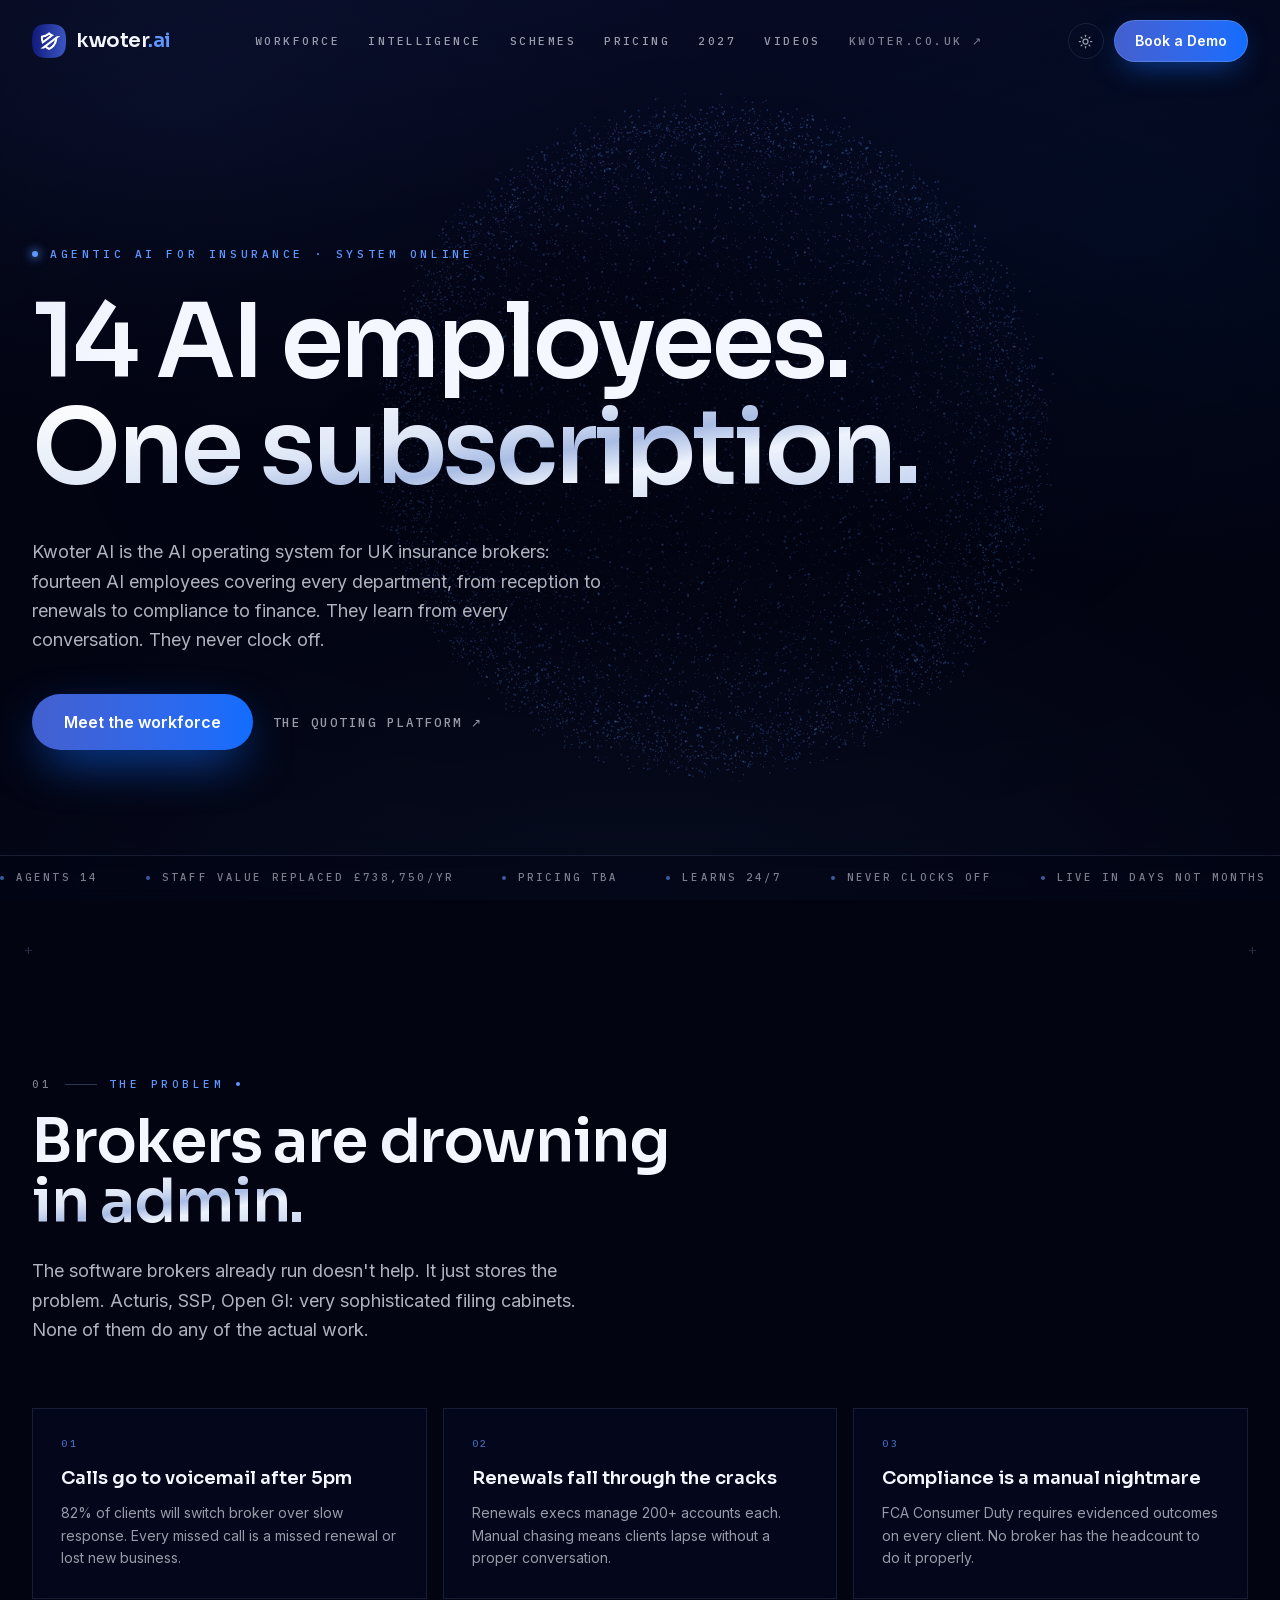
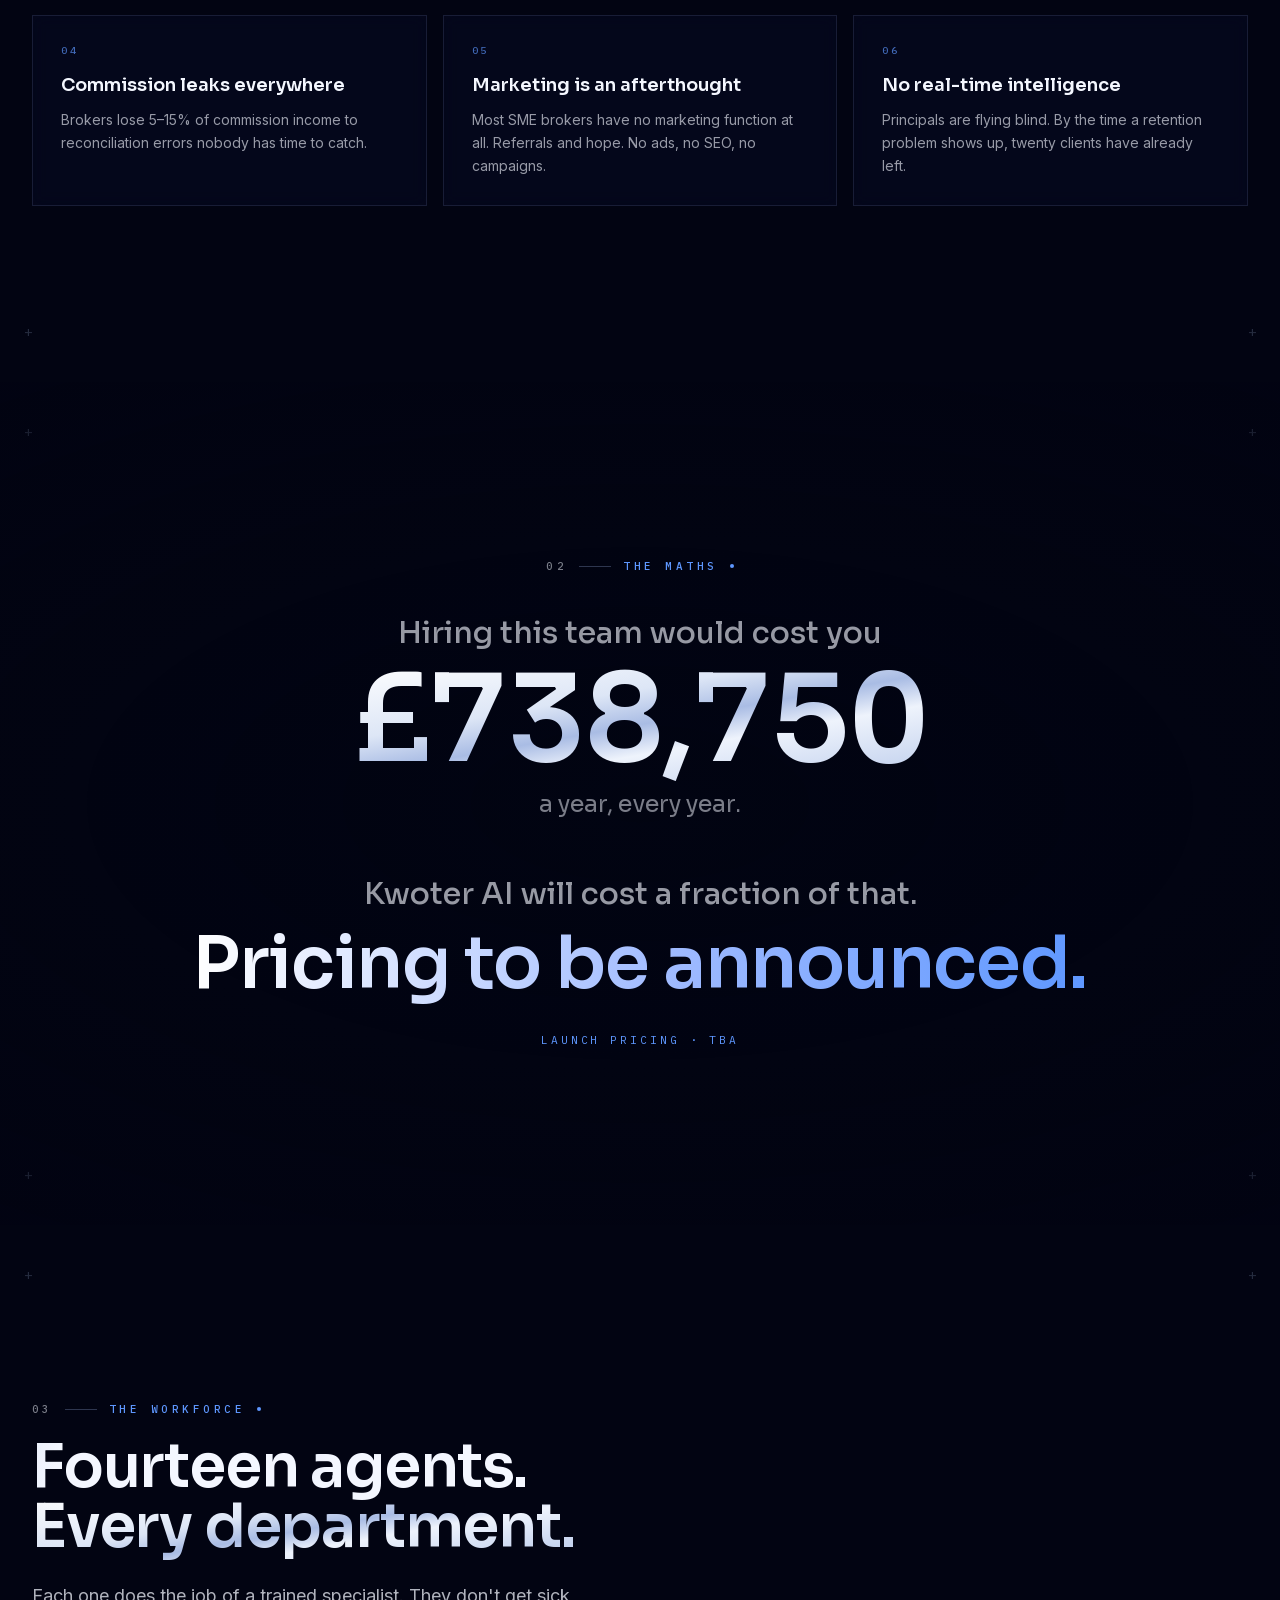
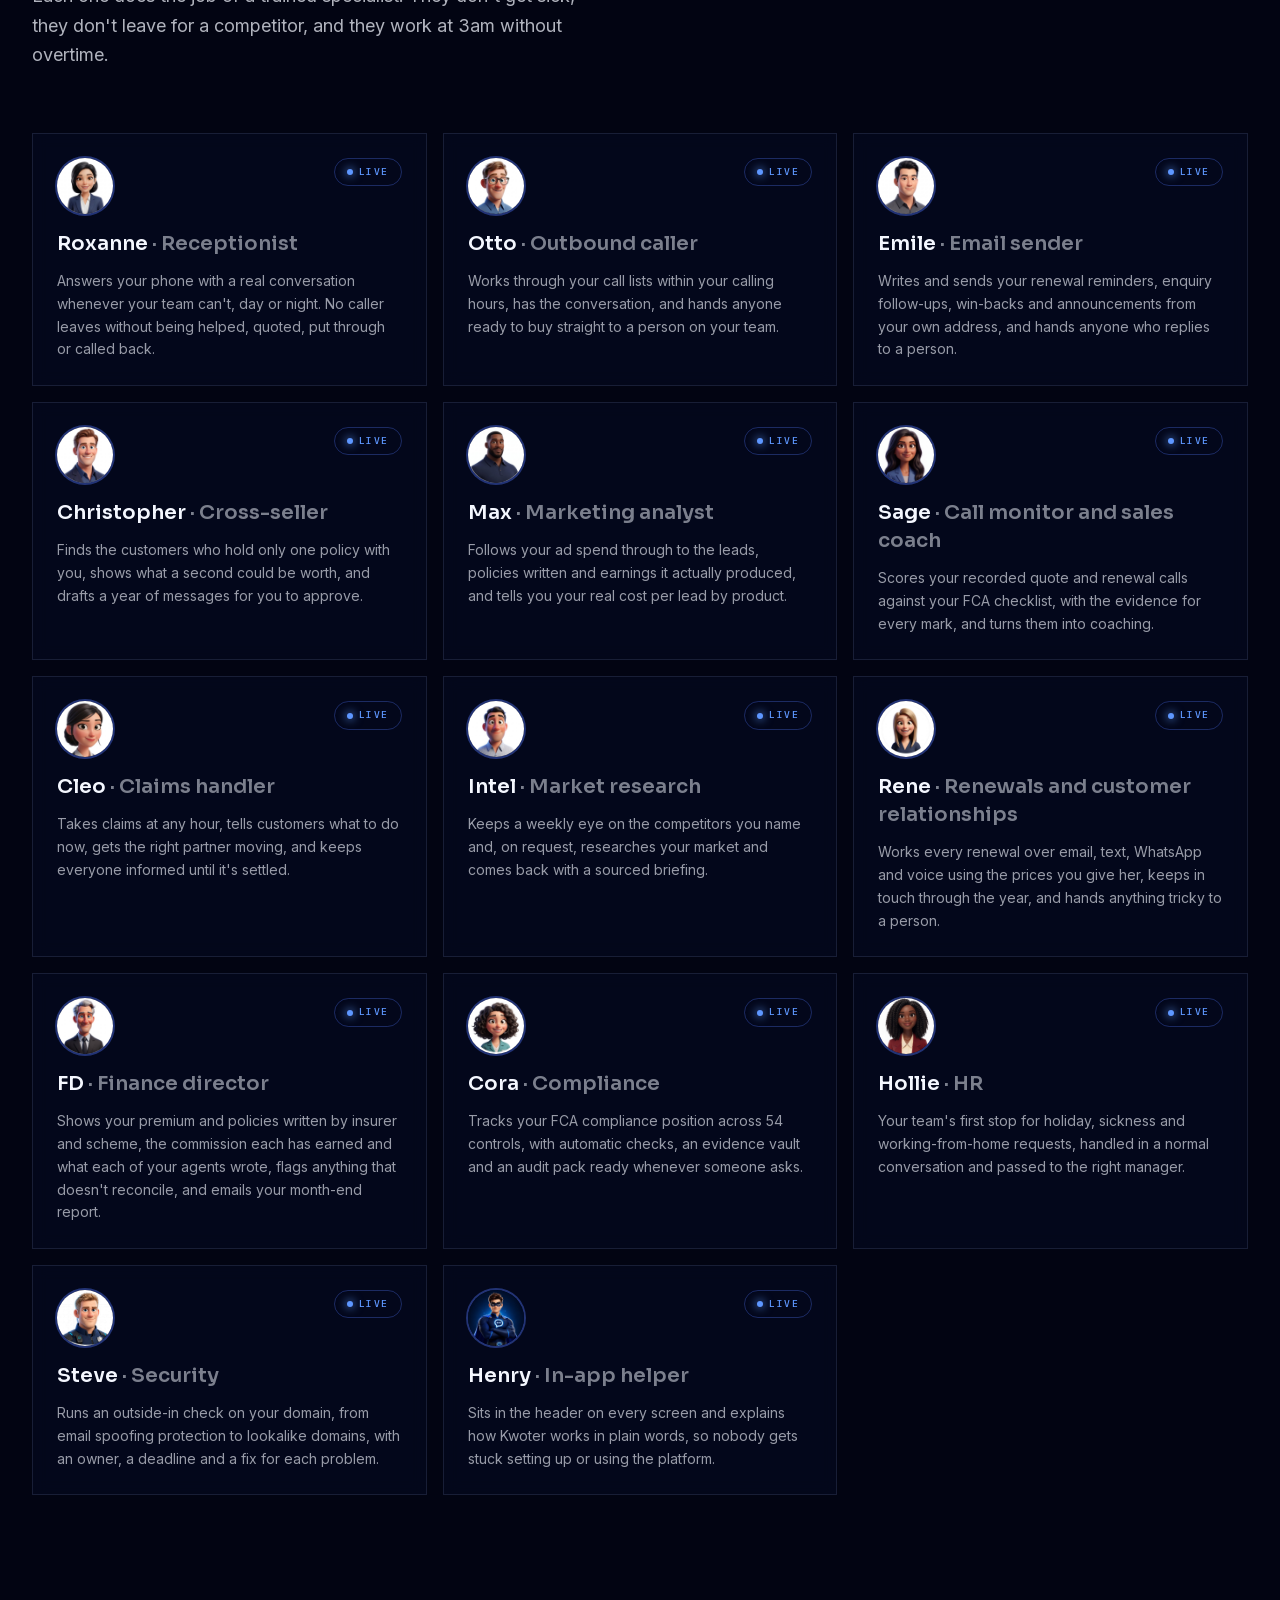
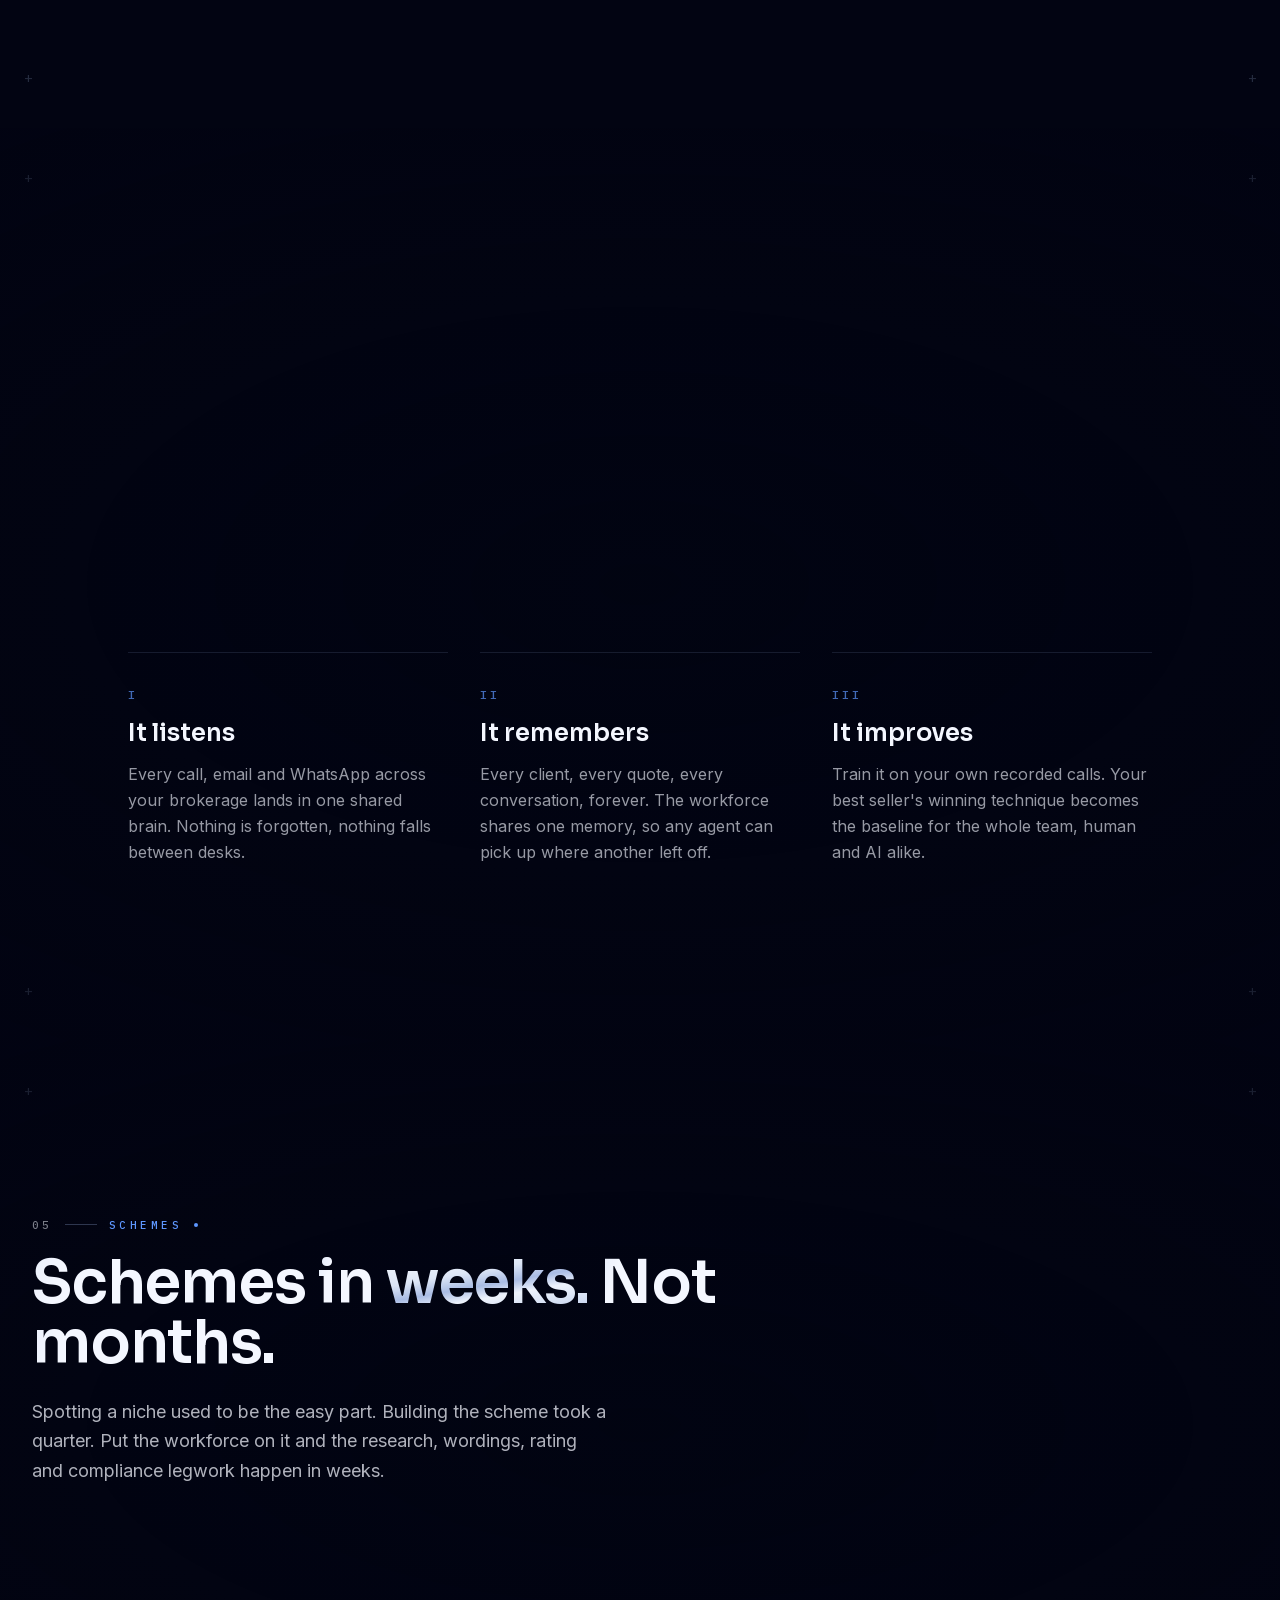
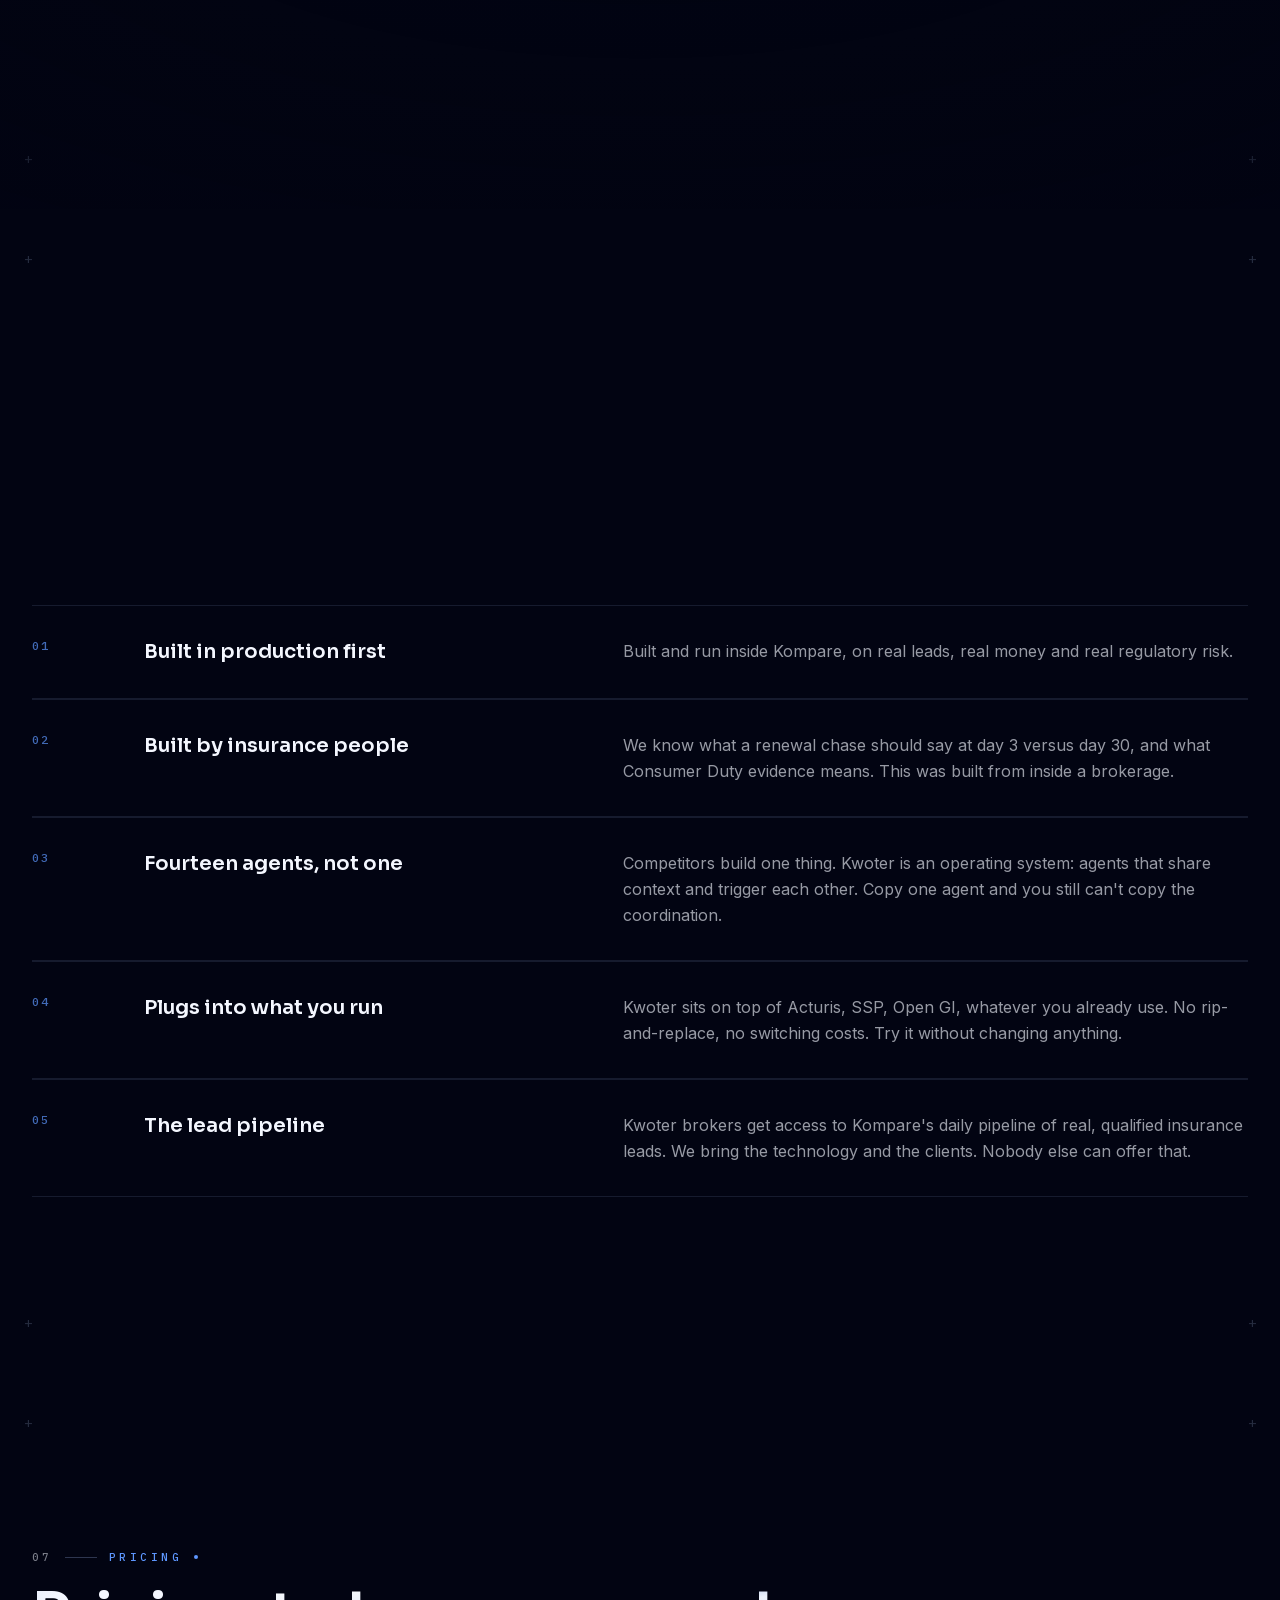
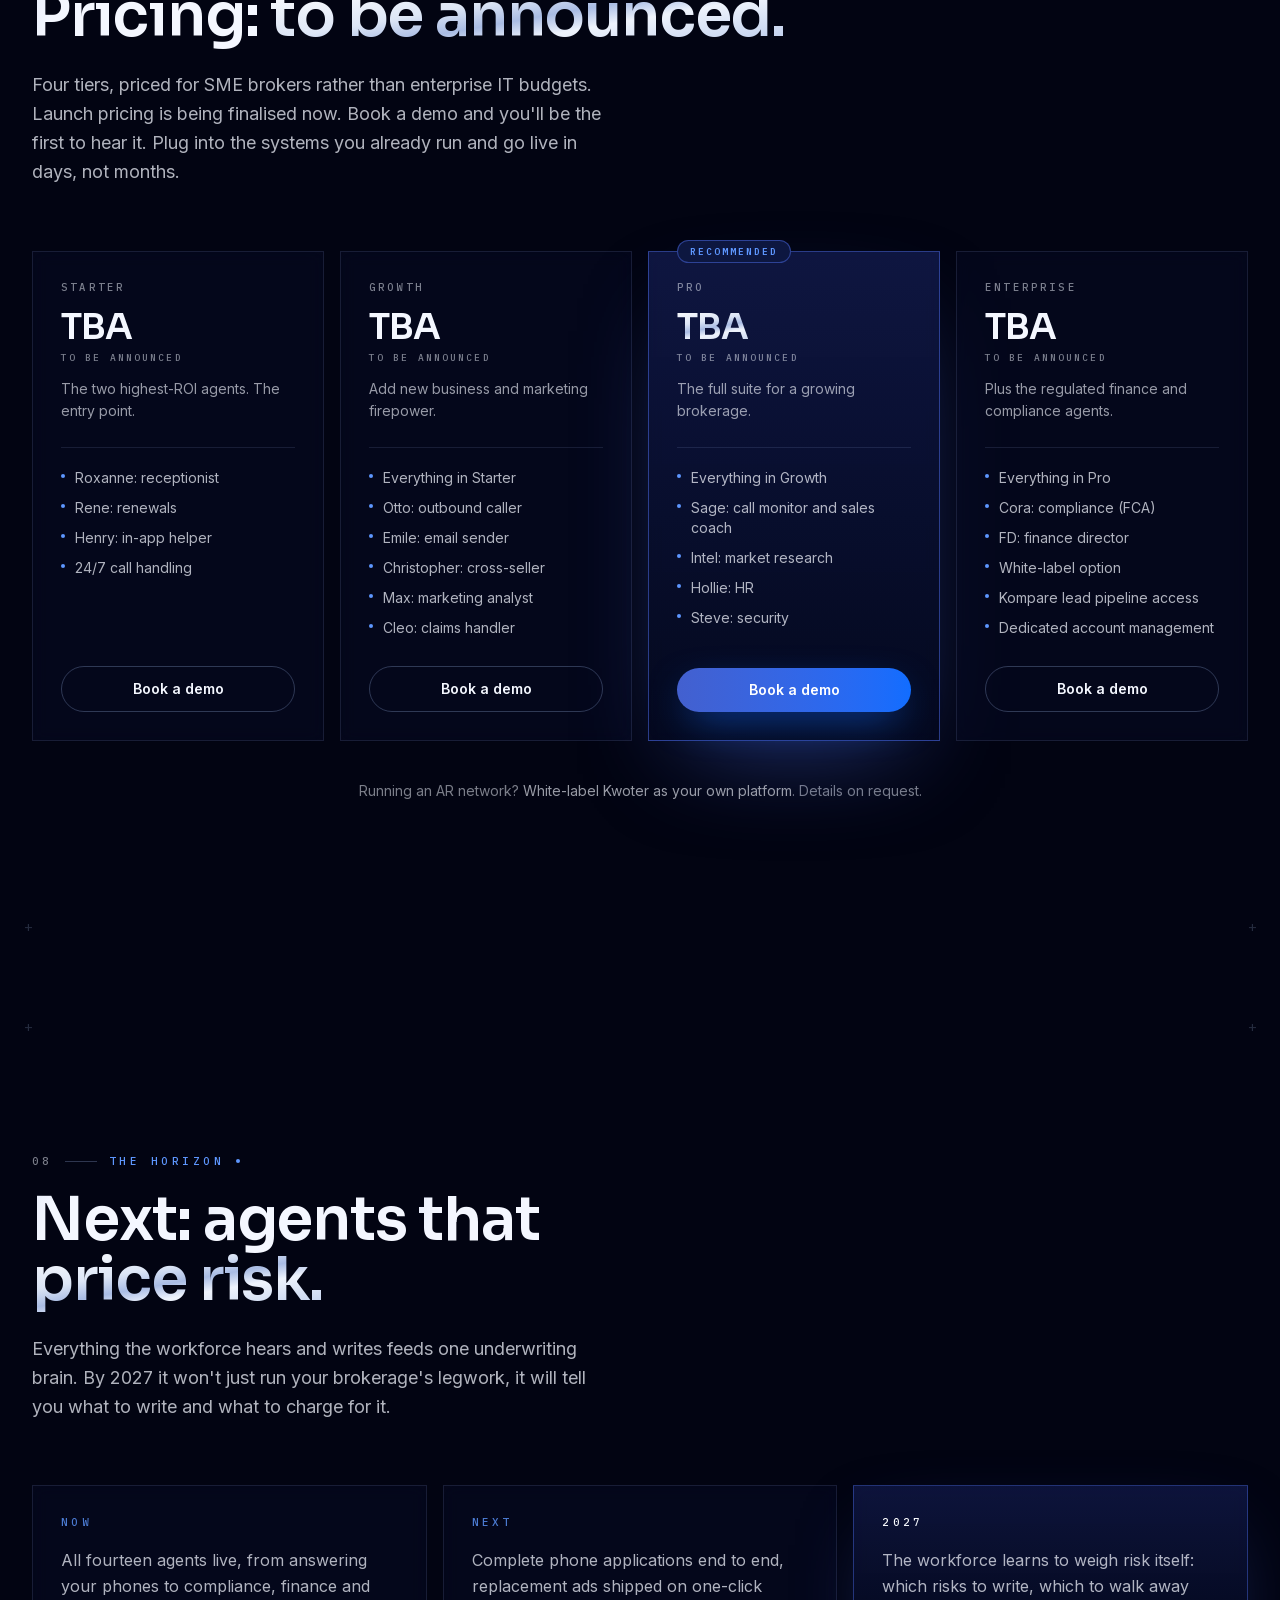
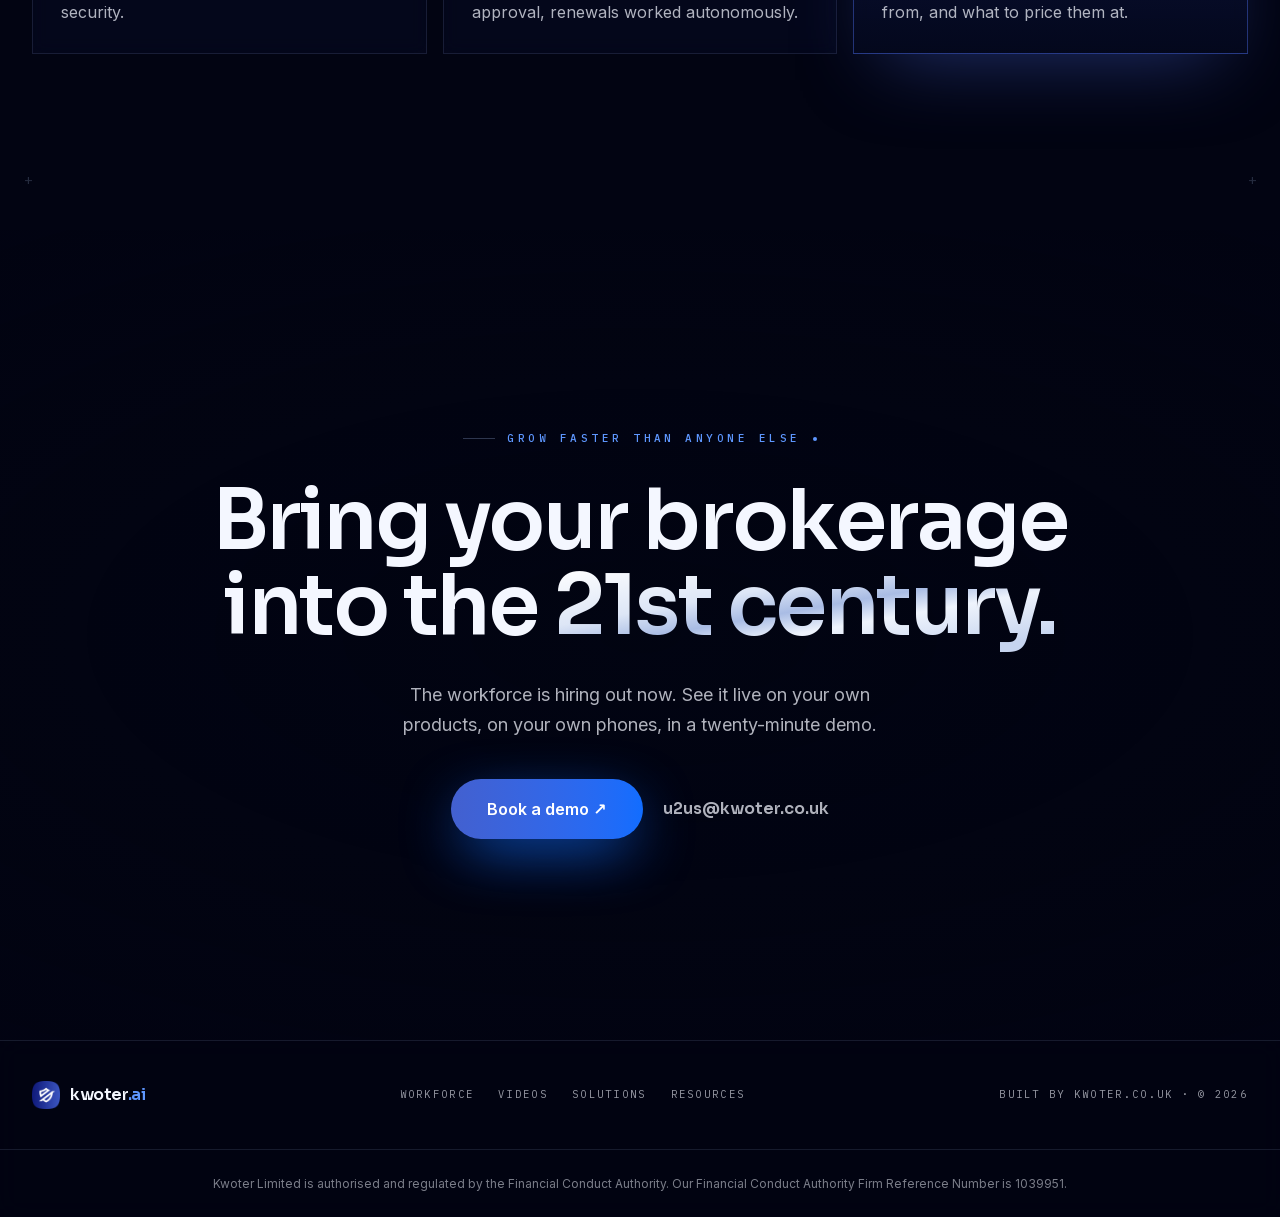
<file: index.html>
<!DOCTYPE html><!--SMgrsW2NEjzMI4p3Rw8Ox--><html lang="en-GB" class="__variable_d8ebd1 __variable_ac70e9 __variable_214d7e"><head><meta charSet="utf-8"/><meta name="viewport" content="width=device-width, initial-scale=1"/><link rel="preload" href="/_next/static/media/af5dd2b5d3f396f3-s.p.woff2" as="font" crossorigin="" type="font/woff2"/><link rel="preload" href="/_next/static/media/cdec7fa3927eb560-s.p.woff2" as="font" crossorigin="" type="font/woff2"/><link rel="preload" href="/_next/static/media/d9a2293b6b8212a5-s.p.woff2" as="font" crossorigin="" type="font/woff2"/><link rel="preload" href="/_next/static/media/e4af272ccee01ff0-s.p.woff2" as="font" crossorigin="" type="font/woff2"/><link rel="preload" href="/_next/static/media/f3f7e95f2dbc4fe4-s.p.woff2" as="font" crossorigin="" type="font/woff2"/><link rel="preload" as="image" href="/media/kwoter-mark.png"/><link rel="stylesheet" href="/_next/static/css/6f39679e188fe5fb.css" data-precedence="next"/><link rel="preload" as="script" fetchPriority="low" href="/_next/static/chunks/webpack-d169f0980923b2cc.js"/><script src="/_next/static/chunks/4bd1b696-c023c6e3521b1417.js" async=""></script><script src="/_next/static/chunks/255-2aa030c9ba2867e3.js" async=""></script><script src="/_next/static/chunks/main-app-583e7da23c0d595c.js" async=""></script><script src="/_next/static/chunks/44-e5572c5a3748a5c9.js" async=""></script><script src="/_next/static/chunks/app/layout-44778435e1762059.js" async=""></script><script src="/_next/static/chunks/b536a0f1-1ca0bcf0c4f8af4e.js" async=""></script><script src="/_next/static/chunks/bd904a5c-1c9b3cc2510777ff.js" async=""></script><script src="/_next/static/chunks/b79b7286-37d65316fe4a52f3.js" async=""></script><script src="/_next/static/chunks/214-c194f13aa006d66c.js" async=""></script><script src="/_next/static/chunks/455-06ae94f13bf13492.js" async=""></script><script src="/_next/static/chunks/298-523168125e909812.js" async=""></script><script src="/_next/static/chunks/app/page-9ff0c5b6fba1e0e0.js" async=""></script><meta name="next-size-adjust" content=""/><title>Kwoter AI | Your AI Workforce for Insurance</title><meta name="description" content="Fourteen AI employees for your insurance brokerage: receptionist, outbound caller, renewals, claims, compliance, finance and more. £738,750 of payroll replaced. Pricing to be announced. Built by Kwoter."/><meta property="og:title" content="Kwoter AI | Your AI Workforce for Insurance"/><meta property="og:description" content="Fourteen AI employees for your brokerage. Learns from every conversation. Builds schemes in weeks, not months."/><meta name="twitter:card" content="summary"/><meta name="twitter:title" content="Kwoter AI | Your AI Workforce for Insurance"/><meta name="twitter:description" content="Fourteen AI employees for your brokerage. Learns from every conversation. Builds schemes in weeks, not months."/><link rel="icon" href="/icon.png?bbf5ebcccd8def58" type="image/png" sizes="256x256"/><link rel="apple-touch-icon" href="/apple-icon.png?f000c47f570ffdb4" type="image/png" sizes="180x180"/><script>try{if(localStorage.getItem('kwoter-theme')==='light')document.documentElement.classList.add('light')}catch(e){}</script><script src="/_next/static/chunks/polyfills-42372ed130431b0a.js" noModule=""></script></head><body><div hidden=""><!--$--><!--/$--></div><main class="relative"><div class="pointer-events-none fixed inset-0 z-[100] flex items-center justify-center" aria-hidden="true"><div class="absolute inset-0 bg-[radial-gradient(ellipse_50%_40%_at_50%_50%,rgba(2,4,18,0.78),rgba(2,4,18,0.15)_70%,transparent_100%)]" style="opacity:1"></div><div class="relative flex flex-col items-center"><div class="flex items-center gap-3.5" style="opacity:0;transform:translateY(10px) scale(0.82)"><img alt="" width="52" height="52" decoding="async" data-nimg="1" class="rounded-[26%] shadow-[0_18px_50px_-12px_rgba(17,109,255,0.75)]" style="color:transparent" src="/media/kwoter-mark.png"/><span class="font-display text-4xl font-semibold tracking-tight text-frost">kwoter<span class="text-royal-2">.ai</span></span></div><p class="font-mono mt-5 text-[0.62rem] font-medium uppercase tracking-[0.34em] text-frost-40" style="opacity:0">Agentic AI for insurance</p><div class="relative mt-6 h-px w-44 overflow-hidden rounded-full bg-line"><div class="absolute inset-0 origin-left bg-gradient-to-r from-royal via-electric to-royal-2" style="transform:scaleX(0)"></div></div></div></div><div aria-hidden="true" class="fixed inset-0 z-0"><div style="position:relative;width:100%;height:100%;overflow:hidden;pointer-events:auto"><div style="width:100%;height:100%"><canvas style="display:block"></canvas></div></div></div><header class="fixed inset-x-0 top-0 z-50 transition-all duration-500 border-b border-transparent py-5" style="opacity:0;transform:translateY(-70px)"><div class="mx-auto flex max-w-7xl items-center justify-between px-5 lg:px-8"><a href="#top" aria-label="kwoter.ai home" class="flex items-center gap-2.5"><img alt="" loading="lazy" width="34" height="34" decoding="async" data-nimg="1" class="rounded-[26%]" style="color:transparent" src="/media/kwoter-mark.png"/><span class="font-display text-xl font-semibold tracking-tight text-frost">kwoter<span class="text-royal-2">.ai</span></span></a><nav class="font-mono hidden items-center gap-7 text-[0.7rem] font-medium uppercase tracking-[0.22em] lg:flex"><a href="#workforce" class="link-underline transition hover:text-frost text-frost-56">Workforce</a><a href="#intelligence" class="link-underline transition hover:text-frost text-frost-56">Intelligence</a><a href="#schemes" class="link-underline transition hover:text-frost text-frost-56">Schemes</a><a href="#pricing" class="link-underline transition hover:text-frost text-frost-56">Pricing</a><a href="#horizon" class="link-underline transition hover:text-frost text-frost-56">2027</a><a href="/videos/" class="link-underline transition hover:text-frost text-frost-56">Videos</a><a href="https://www.kwoter.co.uk" class="link-underline text-frost-40 transition hover:text-frost">kwoter.co.uk ↗</a></nav><div class="flex items-center gap-2.5"><button type="button" aria-label="Switch to light mode" class="inline-flex h-9 w-9 items-center justify-center rounded-full border border-line text-frost-56 transition hover:border-line-strong hover:text-frost "><svg xmlns="http://www.w3.org/2000/svg" width="15" height="15" viewBox="0 0 24 24" fill="none" stroke="currentColor" stroke-width="2" stroke-linecap="round" stroke-linejoin="round" class="lucide lucide-sun"><circle cx="12" cy="12" r="4"></circle><path d="M12 2v2"></path><path d="M12 20v2"></path><path d="m4.93 4.93 1.41 1.41"></path><path d="m17.66 17.66 1.41 1.41"></path><path d="M2 12h2"></path><path d="M20 12h2"></path><path d="m6.34 17.66-1.41 1.41"></path><path d="m19.07 4.93-1.41 1.41"></path></svg></button><a href="https://www.kwoter.co.uk/#book-a-demo" class="group hidden items-center rounded-full border border-line-strong bg-gradient-to-r from-royal to-electric px-5 py-2.5 text-sm font-semibold text-white shadow-[0_10px_30px_-10px_rgba(17,109,255,0.7)] transition hover:brightness-110 sm:inline-flex"><span class="btn-swap" data-text="Book a Demo"><span>Book a Demo</span></span></a><button type="button" aria-label="Toggle menu" class="inline-flex h-9 w-9 items-center justify-center rounded-full border border-line text-frost lg:hidden"><svg xmlns="http://www.w3.org/2000/svg" width="16" height="16" viewBox="0 0 24 24" fill="none" stroke="currentColor" stroke-width="2" stroke-linecap="round" stroke-linejoin="round" class="lucide lucide-menu"><line x1="4" x2="20" y1="12" y2="12"></line><line x1="4" x2="20" y1="6" y2="6"></line><line x1="4" x2="20" y1="18" y2="18"></line></svg></button></div></div></header><div class="relative z-10"><section id="top" class="relative flex min-h-[100svh] flex-col justify-center overflow-hidden"><div class="veil pointer-events-none absolute inset-0" aria-hidden="true"></div><div class="relative z-10 mx-auto w-full max-w-7xl px-5 pt-24 lg:px-8"><p class="font-mono mb-8 flex items-center gap-3 text-[0.7rem] font-medium uppercase tracking-[0.32em] text-royal-2" style="opacity:0;transform:translateY(14px)"><span class="h-1.5 w-1.5 animate-pulse rounded-full bg-royal-2 shadow-[0_0_10px_2px_rgba(94,151,255,0.6)]"></span>Agentic AI for insurance · system online</p><h1 class="shimmer-go font-display max-w-5xl text-[clamp(3rem,8vw,7rem)] font-semibold leading-[0.95] tracking-[-0.03em]"><span class="block overflow-hidden pb-[0.08em]"><span data-shimmer="14 AI employees." class="shimmer-word block " style="animation-delay:4s;transform:translateY(112%)">14 AI employees.</span></span><span class="block overflow-hidden pb-[0.08em]"><span data-shimmer="One subscription." class="shimmer-word block text-chrome" style="animation-delay:4.18s;transform:translateY(112%)">One subscription.</span></span></h1><p class="mt-8 max-w-xl text-lg leading-relaxed text-frost-72" style="opacity:0;transform:translateY(16px)">Kwoter AI is the AI operating system for UK insurance brokers: fourteen AI employees covering every department, from reception to renewals to compliance to finance. They learn from every conversation. They never clock off.</p><div class="mt-10 flex flex-wrap items-center gap-5" style="opacity:0;transform:translateY(16px)"><a href="#problem" class="group inline-flex items-center rounded-full bg-gradient-to-r from-royal to-electric px-8 py-4 text-base font-semibold text-white shadow-[0_18px_50px_-12px_rgba(17,109,255,0.8)] transition hover:brightness-110"><span class="btn-swap" data-text="Meet the workforce"><span>Meet the workforce</span></span></a><a href="https://www.kwoter.co.uk" class="group font-mono inline-flex items-center gap-2 text-[0.78rem] font-medium uppercase tracking-[0.2em] text-frost-56 transition hover:text-frost"><span class="link-underline">The quoting platform</span><span aria-hidden="true" class="transition-transform duration-300 group-hover:translate-x-1">↗</span></a></div></div><div class="absolute inset-x-0 bottom-0 z-10 border-t border-line bg-void/40 backdrop-blur-sm" style="opacity:0"><div class="flex overflow-hidden"><div class="animate-marquee flex shrink-0 items-center gap-12 py-3.5 pr-12"><span class="font-mono flex items-center gap-3 whitespace-nowrap text-[0.65rem] font-medium uppercase tracking-[0.3em] text-frost-40"><span class="h-1 w-1 rounded-full bg-royal-2/60" aria-hidden="true"></span>AGENTS 14</span><span class="font-mono flex items-center gap-3 whitespace-nowrap text-[0.65rem] font-medium uppercase tracking-[0.3em] text-frost-40"><span class="h-1 w-1 rounded-full bg-royal-2/60" aria-hidden="true"></span>STAFF VALUE REPLACED £738,750/YR</span><span class="font-mono flex items-center gap-3 whitespace-nowrap text-[0.65rem] font-medium uppercase tracking-[0.3em] text-frost-40"><span class="h-1 w-1 rounded-full bg-royal-2/60" aria-hidden="true"></span>PRICING TBA</span><span class="font-mono flex items-center gap-3 whitespace-nowrap text-[0.65rem] font-medium uppercase tracking-[0.3em] text-frost-40"><span class="h-1 w-1 rounded-full bg-royal-2/60" aria-hidden="true"></span>LEARNS 24/7</span><span class="font-mono flex items-center gap-3 whitespace-nowrap text-[0.65rem] font-medium uppercase tracking-[0.3em] text-frost-40"><span class="h-1 w-1 rounded-full bg-royal-2/60" aria-hidden="true"></span>NEVER CLOCKS OFF</span><span class="font-mono flex items-center gap-3 whitespace-nowrap text-[0.65rem] font-medium uppercase tracking-[0.3em] text-frost-40"><span class="h-1 w-1 rounded-full bg-royal-2/60" aria-hidden="true"></span>LIVE IN DAYS NOT MONTHS</span><span class="font-mono flex items-center gap-3 whitespace-nowrap text-[0.65rem] font-medium uppercase tracking-[0.3em] text-frost-40"><span class="h-1 w-1 rounded-full bg-royal-2/60" aria-hidden="true"></span>AGENTS 14</span><span class="font-mono flex items-center gap-3 whitespace-nowrap text-[0.65rem] font-medium uppercase tracking-[0.3em] text-frost-40"><span class="h-1 w-1 rounded-full bg-royal-2/60" aria-hidden="true"></span>STAFF VALUE REPLACED £738,750/YR</span><span class="font-mono flex items-center gap-3 whitespace-nowrap text-[0.65rem] font-medium uppercase tracking-[0.3em] text-frost-40"><span class="h-1 w-1 rounded-full bg-royal-2/60" aria-hidden="true"></span>PRICING TBA</span><span class="font-mono flex items-center gap-3 whitespace-nowrap text-[0.65rem] font-medium uppercase tracking-[0.3em] text-frost-40"><span class="h-1 w-1 rounded-full bg-royal-2/60" aria-hidden="true"></span>LEARNS 24/7</span><span class="font-mono flex items-center gap-3 whitespace-nowrap text-[0.65rem] font-medium uppercase tracking-[0.3em] text-frost-40"><span class="h-1 w-1 rounded-full bg-royal-2/60" aria-hidden="true"></span>NEVER CLOCKS OFF</span><span class="font-mono flex items-center gap-3 whitespace-nowrap text-[0.65rem] font-medium uppercase tracking-[0.3em] text-frost-40"><span class="h-1 w-1 rounded-full bg-royal-2/60" aria-hidden="true"></span>LIVE IN DAYS NOT MONTHS</span></div><div class="animate-marquee flex shrink-0 items-center gap-12 py-3.5 pr-12" aria-hidden="true"><span class="font-mono flex items-center gap-3 whitespace-nowrap text-[0.65rem] font-medium uppercase tracking-[0.3em] text-frost-40"><span class="h-1 w-1 rounded-full bg-royal-2/60" aria-hidden="true"></span>AGENTS 14</span><span class="font-mono flex items-center gap-3 whitespace-nowrap text-[0.65rem] font-medium uppercase tracking-[0.3em] text-frost-40"><span class="h-1 w-1 rounded-full bg-royal-2/60" aria-hidden="true"></span>STAFF VALUE REPLACED £738,750/YR</span><span class="font-mono flex items-center gap-3 whitespace-nowrap text-[0.65rem] font-medium uppercase tracking-[0.3em] text-frost-40"><span class="h-1 w-1 rounded-full bg-royal-2/60" aria-hidden="true"></span>PRICING TBA</span><span class="font-mono flex items-center gap-3 whitespace-nowrap text-[0.65rem] font-medium uppercase tracking-[0.3em] text-frost-40"><span class="h-1 w-1 rounded-full bg-royal-2/60" aria-hidden="true"></span>LEARNS 24/7</span><span class="font-mono flex items-center gap-3 whitespace-nowrap text-[0.65rem] font-medium uppercase tracking-[0.3em] text-frost-40"><span class="h-1 w-1 rounded-full bg-royal-2/60" aria-hidden="true"></span>NEVER CLOCKS OFF</span><span class="font-mono flex items-center gap-3 whitespace-nowrap text-[0.65rem] font-medium uppercase tracking-[0.3em] text-frost-40"><span class="h-1 w-1 rounded-full bg-royal-2/60" aria-hidden="true"></span>LIVE IN DAYS NOT MONTHS</span><span class="font-mono flex items-center gap-3 whitespace-nowrap text-[0.65rem] font-medium uppercase tracking-[0.3em] text-frost-40"><span class="h-1 w-1 rounded-full bg-royal-2/60" aria-hidden="true"></span>AGENTS 14</span><span class="font-mono flex items-center gap-3 whitespace-nowrap text-[0.65rem] font-medium uppercase tracking-[0.3em] text-frost-40"><span class="h-1 w-1 rounded-full bg-royal-2/60" aria-hidden="true"></span>STAFF VALUE REPLACED £738,750/YR</span><span class="font-mono flex items-center gap-3 whitespace-nowrap text-[0.65rem] font-medium uppercase tracking-[0.3em] text-frost-40"><span class="h-1 w-1 rounded-full bg-royal-2/60" aria-hidden="true"></span>PRICING TBA</span><span class="font-mono flex items-center gap-3 whitespace-nowrap text-[0.65rem] font-medium uppercase tracking-[0.3em] text-frost-40"><span class="h-1 w-1 rounded-full bg-royal-2/60" aria-hidden="true"></span>LEARNS 24/7</span><span class="font-mono flex items-center gap-3 whitespace-nowrap text-[0.65rem] font-medium uppercase tracking-[0.3em] text-frost-40"><span class="h-1 w-1 rounded-full bg-royal-2/60" aria-hidden="true"></span>NEVER CLOCKS OFF</span><span class="font-mono flex items-center gap-3 whitespace-nowrap text-[0.65rem] font-medium uppercase tracking-[0.3em] text-frost-40"><span class="h-1 w-1 rounded-full bg-royal-2/60" aria-hidden="true"></span>LIVE IN DAYS NOT MONTHS</span></div></div></div></section><section id="problem" class="relative py-32 lg:py-44"><div aria-hidden="true" class="font-mono pointer-events-none absolute inset-x-6 inset-y-10 hidden text-sm text-silver-2/25 select-none lg:block"><span class="absolute left-0 top-0">+</span><span class="absolute right-0 top-0">+</span><span class="absolute bottom-0 left-0">+</span><span class="absolute bottom-0 right-0">+</span></div><div class="relative z-10 mx-auto max-w-7xl px-5 lg:px-8"><div class="max-w-3xl" style="opacity:0;transform:translateY(24px)"><p class="font-mono flex items-center gap-3 text-[0.68rem] font-medium uppercase tracking-[0.32em] text-royal-2"><span class="text-frost-40">01</span><span class="h-px w-8 bg-line-strong" aria-hidden="true"></span>The problem<span class="h-1 w-1 animate-pulse rounded-full bg-royal-2" aria-hidden="true"></span></p><h2 class="font-display mt-5 text-3xl font-semibold tracking-[-0.02em] sm:text-6xl"><span class=""><span class="inline-block overflow-hidden pb-[0.1em] align-top [margin-bottom:-0.1em]"><span class="shimmer-word inline-block" data-shimmer="Brokers" style="animation-delay:0.9s;transform:translateY(115%)">Brokers</span></span> <span class="inline-block overflow-hidden pb-[0.1em] align-top [margin-bottom:-0.1em]"><span class="shimmer-word inline-block" data-shimmer="are" style="animation-delay:1.02s;transform:translateY(115%)">are</span></span> <span class="inline-block overflow-hidden pb-[0.1em] align-top [margin-bottom:-0.1em]"><span class="shimmer-word inline-block" data-shimmer="drowning" style="animation-delay:1.1400000000000001s;transform:translateY(115%)">drowning</span></span> <span class="inline-block overflow-hidden pb-[0.1em] align-top [margin-bottom:-0.1em]"><span class="shimmer-word inline-block" data-shimmer="in admin." style="animation-delay:1.26s;transform:translateY(115%)"><span class="text-chrome">in admin.</span></span></span></span></h2><p class="mt-6 max-w-xl text-lg leading-relaxed text-frost-72">The software brokers already run doesn&#x27;t help. It just stores the problem. Acturis, SSP, Open GI: very sophisticated filing cabinets. None of them do any of the actual work.</p></div><div class="mt-16 grid gap-4 sm:grid-cols-2 lg:grid-cols-3"><div class="" style="opacity:0;transform:translateY(22px)"><div class="group h-full rounded-[--radius-lg] border border-line bg-void-2/50 p-7 backdrop-blur-sm transition-colors duration-500 hover:border-line-strong"><p class="font-mono text-[0.62rem] font-medium uppercase tracking-[0.26em] text-royal-2/70">01</p><h3 class="font-display mt-3 text-lg font-semibold text-frost">Calls go to voicemail after 5pm</h3><p class="mt-2.5 text-sm leading-relaxed text-frost-56">82% of clients will switch broker over slow response. Every missed call is a missed renewal or lost new business.</p></div></div><div class="" style="opacity:0;transform:translateY(22px)"><div class="group h-full rounded-[--radius-lg] border border-line bg-void-2/50 p-7 backdrop-blur-sm transition-colors duration-500 hover:border-line-strong"><p class="font-mono text-[0.62rem] font-medium uppercase tracking-[0.26em] text-royal-2/70">02</p><h3 class="font-display mt-3 text-lg font-semibold text-frost">Renewals fall through the cracks</h3><p class="mt-2.5 text-sm leading-relaxed text-frost-56">Renewals execs manage 200+ accounts each. Manual chasing means clients lapse without a proper conversation.</p></div></div><div class="" style="opacity:0;transform:translateY(22px)"><div class="group h-full rounded-[--radius-lg] border border-line bg-void-2/50 p-7 backdrop-blur-sm transition-colors duration-500 hover:border-line-strong"><p class="font-mono text-[0.62rem] font-medium uppercase tracking-[0.26em] text-royal-2/70">03</p><h3 class="font-display mt-3 text-lg font-semibold text-frost">Compliance is a manual nightmare</h3><p class="mt-2.5 text-sm leading-relaxed text-frost-56">FCA Consumer Duty requires evidenced outcomes on every client. No broker has the headcount to do it properly.</p></div></div><div class="" style="opacity:0;transform:translateY(22px)"><div class="group h-full rounded-[--radius-lg] border border-line bg-void-2/50 p-7 backdrop-blur-sm transition-colors duration-500 hover:border-line-strong"><p class="font-mono text-[0.62rem] font-medium uppercase tracking-[0.26em] text-royal-2/70">04</p><h3 class="font-display mt-3 text-lg font-semibold text-frost">Commission leaks everywhere</h3><p class="mt-2.5 text-sm leading-relaxed text-frost-56">Brokers lose 5–15% of commission income to reconciliation errors nobody has time to catch.</p></div></div><div class="" style="opacity:0;transform:translateY(22px)"><div class="group h-full rounded-[--radius-lg] border border-line bg-void-2/50 p-7 backdrop-blur-sm transition-colors duration-500 hover:border-line-strong"><p class="font-mono text-[0.62rem] font-medium uppercase tracking-[0.26em] text-royal-2/70">05</p><h3 class="font-display mt-3 text-lg font-semibold text-frost">Marketing is an afterthought</h3><p class="mt-2.5 text-sm leading-relaxed text-frost-56">Most SME brokers have no marketing function at all. Referrals and hope. No ads, no SEO, no campaigns.</p></div></div><div class="" style="opacity:0;transform:translateY(22px)"><div class="group h-full rounded-[--radius-lg] border border-line bg-void-2/50 p-7 backdrop-blur-sm transition-colors duration-500 hover:border-line-strong"><p class="font-mono text-[0.62rem] font-medium uppercase tracking-[0.26em] text-royal-2/70">06</p><h3 class="font-display mt-3 text-lg font-semibold text-frost">No real-time intelligence</h3><p class="mt-2.5 text-sm leading-relaxed text-frost-56">Principals are flying blind. By the time a retention problem shows up, twenty clients have already left.</p></div></div></div></div></section><section id="maths" class="relative py-32 lg:py-44"><div aria-hidden="true" class="font-mono pointer-events-none absolute inset-x-6 inset-y-10 hidden text-sm text-silver-2/25 select-none lg:block"><span class="absolute left-0 top-0">+</span><span class="absolute right-0 top-0">+</span><span class="absolute bottom-0 left-0">+</span><span class="absolute bottom-0 right-0">+</span></div><div class="veil pointer-events-none absolute inset-0" aria-hidden="true"></div><div class="relative z-10 mx-auto max-w-7xl px-5 text-center lg:px-8"><div style="opacity:0;transform:translateY(24px)"><p class="font-mono flex items-center gap-3 text-[0.68rem] font-medium uppercase tracking-[0.32em] text-royal-2 justify-center"><span class="text-frost-40">02</span><span class="h-px w-8 bg-line-strong" aria-hidden="true"></span>The maths<span class="h-1 w-1 animate-pulse rounded-full bg-royal-2" aria-hidden="true"></span></p></div><div style="opacity:0;transform:translateY(24px)"><p class="font-display mt-10 text-2xl font-medium text-frost-56 sm:text-3xl">Hiring this team would cost you</p><p class="font-display mt-2 text-[clamp(3.2rem,9.5vw,8rem)] font-semibold leading-none tracking-[-0.03em]"><span class="text-chrome">£<span class="tabular-nums">0</span></span></p><p class="font-display mt-2 text-xl text-frost-40 sm:text-2xl">a year, every year.</p></div><div style="opacity:0;transform:translateY(24px)"><p class="font-display mt-14 text-2xl font-medium text-frost-56 sm:text-3xl">Kwoter AI will cost a fraction of that.</p><p class="font-display mt-4 text-[clamp(2.2rem,6vw,4.5rem)] font-semibold leading-none tracking-[-0.02em]"><span class="text-gradient">Pricing to be announced.</span></p><p class="font-mono mx-auto mt-8 max-w-md text-[0.7rem] uppercase tracking-[0.26em] text-royal-2">Launch pricing · TBA</p></div></div></section><section id="workforce" class="relative py-32 lg:py-44"><div aria-hidden="true" class="font-mono pointer-events-none absolute inset-x-6 inset-y-10 hidden text-sm text-silver-2/25 select-none lg:block"><span class="absolute left-0 top-0">+</span><span class="absolute right-0 top-0">+</span><span class="absolute bottom-0 left-0">+</span><span class="absolute bottom-0 right-0">+</span></div><div class="relative z-10 mx-auto max-w-7xl px-5 lg:px-8"><div class="max-w-3xl" style="opacity:0;transform:translateY(24px)"><p class="font-mono flex items-center gap-3 text-[0.68rem] font-medium uppercase tracking-[0.32em] text-royal-2"><span class="text-frost-40">03</span><span class="h-px w-8 bg-line-strong" aria-hidden="true"></span>The workforce<span class="h-1 w-1 animate-pulse rounded-full bg-royal-2" aria-hidden="true"></span></p><h2 class="font-display mt-5 text-3xl font-semibold tracking-[-0.02em] sm:text-6xl"><span class=""><span class="inline-block overflow-hidden pb-[0.1em] align-top [margin-bottom:-0.1em]"><span class="shimmer-word inline-block" data-shimmer="Fourteen" style="animation-delay:0.9s;transform:translateY(115%)">Fourteen</span></span> <span class="inline-block overflow-hidden pb-[0.1em] align-top [margin-bottom:-0.1em]"><span class="shimmer-word inline-block" data-shimmer="agents." style="animation-delay:1.02s;transform:translateY(115%)">agents.</span></span> <span class="inline-block overflow-hidden pb-[0.1em] align-top [margin-bottom:-0.1em]"><span class="shimmer-word inline-block" data-shimmer="Every department." style="animation-delay:1.1400000000000001s;transform:translateY(115%)"><span class="text-chrome">Every department.</span></span></span></span></h2><p class="mt-6 max-w-xl text-lg leading-relaxed text-frost-72">Each one does the job of a trained specialist. They don&#x27;t get sick, they don&#x27;t leave for a competitor, and they work at 3am without overtime.</p></div><div class="mt-16 grid gap-4 sm:grid-cols-2 lg:grid-cols-3"><div class="" style="opacity:0;transform:translateY(22px)"><article class="group relative h-full overflow-hidden rounded-[--radius-lg] border border-line bg-void-2/55 p-6 backdrop-blur-sm transition-all duration-500 [transition-timing-function:var(--ease-fluid)] hover:-translate-y-1.5 hover:border-line-strong hover:bg-navy/35"><div class="flex items-start justify-between gap-4"><div class="relative h-14 w-14 overflow-hidden rounded-full ring-2 ring-royal/50"><img alt="" loading="lazy" decoding="async" data-nimg="fill" class="object-cover" style="position:absolute;height:100%;width:100%;left:0;top:0;right:0;bottom:0;color:transparent" src="/avatars/roxanne-bust.jpg"/></div><span class="font-mono flex items-center gap-1.5 rounded-full border px-3 py-1.5 text-[0.6rem] font-medium uppercase tracking-[0.16em] border-royal/40 text-royal-2"><span class="h-1.5 w-1.5 rounded-full bg-royal-2 shadow-[0_0_8px_2px_rgba(94,151,255,0.5)]"></span>Live</span></div><h3 class="font-display mt-4 text-xl font-semibold text-frost">Roxanne<span class="text-frost-40"> · <!-- -->Receptionist</span></h3><p class="mt-3 text-sm leading-relaxed text-frost-56">Answers your phone with a real conversation whenever your team can&#x27;t, day or night. No caller leaves without being helped, quoted, put through or called back.</p></article></div><div class="" style="opacity:0;transform:translateY(22px)"><article class="group relative h-full overflow-hidden rounded-[--radius-lg] border border-line bg-void-2/55 p-6 backdrop-blur-sm transition-all duration-500 [transition-timing-function:var(--ease-fluid)] hover:-translate-y-1.5 hover:border-line-strong hover:bg-navy/35"><div class="flex items-start justify-between gap-4"><div class="relative h-14 w-14 overflow-hidden rounded-full ring-2 ring-royal/50"><img alt="" loading="lazy" decoding="async" data-nimg="fill" class="object-cover" style="position:absolute;height:100%;width:100%;left:0;top:0;right:0;bottom:0;color:transparent" src="/avatars/otto.jpg"/></div><span class="font-mono flex items-center gap-1.5 rounded-full border px-3 py-1.5 text-[0.6rem] font-medium uppercase tracking-[0.16em] border-royal/40 text-royal-2"><span class="h-1.5 w-1.5 rounded-full bg-royal-2 shadow-[0_0_8px_2px_rgba(94,151,255,0.5)]"></span>Live</span></div><h3 class="font-display mt-4 text-xl font-semibold text-frost">Otto<span class="text-frost-40"> · <!-- -->Outbound caller</span></h3><p class="mt-3 text-sm leading-relaxed text-frost-56">Works through your call lists within your calling hours, has the conversation, and hands anyone ready to buy straight to a person on your team.</p></article></div><div class="" style="opacity:0;transform:translateY(22px)"><article class="group relative h-full overflow-hidden rounded-[--radius-lg] border border-line bg-void-2/55 p-6 backdrop-blur-sm transition-all duration-500 [transition-timing-function:var(--ease-fluid)] hover:-translate-y-1.5 hover:border-line-strong hover:bg-navy/35"><div class="flex items-start justify-between gap-4"><div class="relative h-14 w-14 overflow-hidden rounded-full ring-2 ring-royal/50"><img alt="" loading="lazy" decoding="async" data-nimg="fill" class="object-cover" style="position:absolute;height:100%;width:100%;left:0;top:0;right:0;bottom:0;color:transparent" src="/avatars/emile.jpg"/></div><span class="font-mono flex items-center gap-1.5 rounded-full border px-3 py-1.5 text-[0.6rem] font-medium uppercase tracking-[0.16em] border-royal/40 text-royal-2"><span class="h-1.5 w-1.5 rounded-full bg-royal-2 shadow-[0_0_8px_2px_rgba(94,151,255,0.5)]"></span>Live</span></div><h3 class="font-display mt-4 text-xl font-semibold text-frost">Emile<span class="text-frost-40"> · <!-- -->Email sender</span></h3><p class="mt-3 text-sm leading-relaxed text-frost-56">Writes and sends your renewal reminders, enquiry follow-ups, win-backs and announcements from your own address, and hands anyone who replies to a person.</p></article></div><div class="" style="opacity:0;transform:translateY(22px)"><article class="group relative h-full overflow-hidden rounded-[--radius-lg] border border-line bg-void-2/55 p-6 backdrop-blur-sm transition-all duration-500 [transition-timing-function:var(--ease-fluid)] hover:-translate-y-1.5 hover:border-line-strong hover:bg-navy/35"><div class="flex items-start justify-between gap-4"><div class="relative h-14 w-14 overflow-hidden rounded-full ring-2 ring-royal/50"><img alt="" loading="lazy" decoding="async" data-nimg="fill" class="object-cover" style="position:absolute;height:100%;width:100%;left:0;top:0;right:0;bottom:0;color:transparent" src="/avatars/christopher.jpg"/></div><span class="font-mono flex items-center gap-1.5 rounded-full border px-3 py-1.5 text-[0.6rem] font-medium uppercase tracking-[0.16em] border-royal/40 text-royal-2"><span class="h-1.5 w-1.5 rounded-full bg-royal-2 shadow-[0_0_8px_2px_rgba(94,151,255,0.5)]"></span>Live</span></div><h3 class="font-display mt-4 text-xl font-semibold text-frost">Christopher<span class="text-frost-40"> · <!-- -->Cross-seller</span></h3><p class="mt-3 text-sm leading-relaxed text-frost-56">Finds the customers who hold only one policy with you, shows what a second could be worth, and drafts a year of messages for you to approve.</p></article></div><div class="" style="opacity:0;transform:translateY(22px)"><article class="group relative h-full overflow-hidden rounded-[--radius-lg] border border-line bg-void-2/55 p-6 backdrop-blur-sm transition-all duration-500 [transition-timing-function:var(--ease-fluid)] hover:-translate-y-1.5 hover:border-line-strong hover:bg-navy/35"><div class="flex items-start justify-between gap-4"><div class="relative h-14 w-14 overflow-hidden rounded-full ring-2 ring-royal/50"><img alt="" loading="lazy" decoding="async" data-nimg="fill" class="object-cover" style="position:absolute;height:100%;width:100%;left:0;top:0;right:0;bottom:0;color:transparent" src="/avatars/max.jpg"/></div><span class="font-mono flex items-center gap-1.5 rounded-full border px-3 py-1.5 text-[0.6rem] font-medium uppercase tracking-[0.16em] border-royal/40 text-royal-2"><span class="h-1.5 w-1.5 rounded-full bg-royal-2 shadow-[0_0_8px_2px_rgba(94,151,255,0.5)]"></span>Live</span></div><h3 class="font-display mt-4 text-xl font-semibold text-frost">Max<span class="text-frost-40"> · <!-- -->Marketing analyst</span></h3><p class="mt-3 text-sm leading-relaxed text-frost-56">Follows your ad spend through to the leads, policies written and earnings it actually produced, and tells you your real cost per lead by product.</p></article></div><div class="" style="opacity:0;transform:translateY(22px)"><article class="group relative h-full overflow-hidden rounded-[--radius-lg] border border-line bg-void-2/55 p-6 backdrop-blur-sm transition-all duration-500 [transition-timing-function:var(--ease-fluid)] hover:-translate-y-1.5 hover:border-line-strong hover:bg-navy/35"><div class="flex items-start justify-between gap-4"><div class="relative h-14 w-14 overflow-hidden rounded-full ring-2 ring-royal/50"><img alt="" loading="lazy" decoding="async" data-nimg="fill" class="object-cover" style="position:absolute;height:100%;width:100%;left:0;top:0;right:0;bottom:0;color:transparent" src="/avatars/sage.jpg"/></div><span class="font-mono flex items-center gap-1.5 rounded-full border px-3 py-1.5 text-[0.6rem] font-medium uppercase tracking-[0.16em] border-royal/40 text-royal-2"><span class="h-1.5 w-1.5 rounded-full bg-royal-2 shadow-[0_0_8px_2px_rgba(94,151,255,0.5)]"></span>Live</span></div><h3 class="font-display mt-4 text-xl font-semibold text-frost">Sage<span class="text-frost-40"> · <!-- -->Call monitor and sales coach</span></h3><p class="mt-3 text-sm leading-relaxed text-frost-56">Scores your recorded quote and renewal calls against your FCA checklist, with the evidence for every mark, and turns them into coaching.</p></article></div><div class="" style="opacity:0;transform:translateY(22px)"><article class="group relative h-full overflow-hidden rounded-[--radius-lg] border border-line bg-void-2/55 p-6 backdrop-blur-sm transition-all duration-500 [transition-timing-function:var(--ease-fluid)] hover:-translate-y-1.5 hover:border-line-strong hover:bg-navy/35"><div class="flex items-start justify-between gap-4"><div class="relative h-14 w-14 overflow-hidden rounded-full ring-2 ring-royal/50"><img alt="" loading="lazy" decoding="async" data-nimg="fill" class="object-cover" style="position:absolute;height:100%;width:100%;left:0;top:0;right:0;bottom:0;color:transparent" src="/avatars/cleo.jpg"/></div><span class="font-mono flex items-center gap-1.5 rounded-full border px-3 py-1.5 text-[0.6rem] font-medium uppercase tracking-[0.16em] border-royal/40 text-royal-2"><span class="h-1.5 w-1.5 rounded-full bg-royal-2 shadow-[0_0_8px_2px_rgba(94,151,255,0.5)]"></span>Live</span></div><h3 class="font-display mt-4 text-xl font-semibold text-frost">Cleo<span class="text-frost-40"> · <!-- -->Claims handler</span></h3><p class="mt-3 text-sm leading-relaxed text-frost-56">Takes claims at any hour, tells customers what to do now, gets the right partner moving, and keeps everyone informed until it&#x27;s settled.</p></article></div><div class="" style="opacity:0;transform:translateY(22px)"><article class="group relative h-full overflow-hidden rounded-[--radius-lg] border border-line bg-void-2/55 p-6 backdrop-blur-sm transition-all duration-500 [transition-timing-function:var(--ease-fluid)] hover:-translate-y-1.5 hover:border-line-strong hover:bg-navy/35"><div class="flex items-start justify-between gap-4"><div class="relative h-14 w-14 overflow-hidden rounded-full ring-2 ring-royal/50"><img alt="" loading="lazy" decoding="async" data-nimg="fill" class="object-cover" style="position:absolute;height:100%;width:100%;left:0;top:0;right:0;bottom:0;color:transparent" src="/avatars/intel.jpg"/></div><span class="font-mono flex items-center gap-1.5 rounded-full border px-3 py-1.5 text-[0.6rem] font-medium uppercase tracking-[0.16em] border-royal/40 text-royal-2"><span class="h-1.5 w-1.5 rounded-full bg-royal-2 shadow-[0_0_8px_2px_rgba(94,151,255,0.5)]"></span>Live</span></div><h3 class="font-display mt-4 text-xl font-semibold text-frost">Intel<span class="text-frost-40"> · <!-- -->Market research</span></h3><p class="mt-3 text-sm leading-relaxed text-frost-56">Keeps a weekly eye on the competitors you name and, on request, researches your market and comes back with a sourced briefing.</p></article></div><div class="" style="opacity:0;transform:translateY(22px)"><article class="group relative h-full overflow-hidden rounded-[--radius-lg] border border-line bg-void-2/55 p-6 backdrop-blur-sm transition-all duration-500 [transition-timing-function:var(--ease-fluid)] hover:-translate-y-1.5 hover:border-line-strong hover:bg-navy/35"><div class="flex items-start justify-between gap-4"><div class="relative h-14 w-14 overflow-hidden rounded-full ring-2 ring-royal/50"><img alt="" loading="lazy" decoding="async" data-nimg="fill" class="object-cover" style="position:absolute;height:100%;width:100%;left:0;top:0;right:0;bottom:0;color:transparent" src="/avatars/rene.jpg"/></div><span class="font-mono flex items-center gap-1.5 rounded-full border px-3 py-1.5 text-[0.6rem] font-medium uppercase tracking-[0.16em] border-royal/40 text-royal-2"><span class="h-1.5 w-1.5 rounded-full bg-royal-2 shadow-[0_0_8px_2px_rgba(94,151,255,0.5)]"></span>Live</span></div><h3 class="font-display mt-4 text-xl font-semibold text-frost">Rene<span class="text-frost-40"> · <!-- -->Renewals and customer relationships</span></h3><p class="mt-3 text-sm leading-relaxed text-frost-56">Works every renewal over email, text, WhatsApp and voice using the prices you give her, keeps in touch through the year, and hands anything tricky to a person.</p></article></div><div class="" style="opacity:0;transform:translateY(22px)"><article class="group relative h-full overflow-hidden rounded-[--radius-lg] border border-line bg-void-2/55 p-6 backdrop-blur-sm transition-all duration-500 [transition-timing-function:var(--ease-fluid)] hover:-translate-y-1.5 hover:border-line-strong hover:bg-navy/35"><div class="flex items-start justify-between gap-4"><div class="relative h-14 w-14 overflow-hidden rounded-full ring-2 ring-royal/50"><img alt="" loading="lazy" decoding="async" data-nimg="fill" class="object-cover" style="position:absolute;height:100%;width:100%;left:0;top:0;right:0;bottom:0;color:transparent" src="/avatars/fd.jpg"/></div><span class="font-mono flex items-center gap-1.5 rounded-full border px-3 py-1.5 text-[0.6rem] font-medium uppercase tracking-[0.16em] border-royal/40 text-royal-2"><span class="h-1.5 w-1.5 rounded-full bg-royal-2 shadow-[0_0_8px_2px_rgba(94,151,255,0.5)]"></span>Live</span></div><h3 class="font-display mt-4 text-xl font-semibold text-frost">FD<span class="text-frost-40"> · <!-- -->Finance director</span></h3><p class="mt-3 text-sm leading-relaxed text-frost-56">Shows your premium and policies written by insurer and scheme, the commission each has earned and what each of your agents wrote, flags anything that doesn&#x27;t reconcile, and emails your month-end report.</p></article></div><div class="" style="opacity:0;transform:translateY(22px)"><article class="group relative h-full overflow-hidden rounded-[--radius-lg] border border-line bg-void-2/55 p-6 backdrop-blur-sm transition-all duration-500 [transition-timing-function:var(--ease-fluid)] hover:-translate-y-1.5 hover:border-line-strong hover:bg-navy/35"><div class="flex items-start justify-between gap-4"><div class="relative h-14 w-14 overflow-hidden rounded-full ring-2 ring-royal/50"><img alt="" loading="lazy" decoding="async" data-nimg="fill" class="object-cover" style="position:absolute;height:100%;width:100%;left:0;top:0;right:0;bottom:0;color:transparent" src="/avatars/cora.jpg"/></div><span class="font-mono flex items-center gap-1.5 rounded-full border px-3 py-1.5 text-[0.6rem] font-medium uppercase tracking-[0.16em] border-royal/40 text-royal-2"><span class="h-1.5 w-1.5 rounded-full bg-royal-2 shadow-[0_0_8px_2px_rgba(94,151,255,0.5)]"></span>Live</span></div><h3 class="font-display mt-4 text-xl font-semibold text-frost">Cora<span class="text-frost-40"> · <!-- -->Compliance</span></h3><p class="mt-3 text-sm leading-relaxed text-frost-56">Tracks your FCA compliance position across 54 controls, with automatic checks, an evidence vault and an audit pack ready whenever someone asks.</p></article></div><div class="" style="opacity:0;transform:translateY(22px)"><article class="group relative h-full overflow-hidden rounded-[--radius-lg] border border-line bg-void-2/55 p-6 backdrop-blur-sm transition-all duration-500 [transition-timing-function:var(--ease-fluid)] hover:-translate-y-1.5 hover:border-line-strong hover:bg-navy/35"><div class="flex items-start justify-between gap-4"><div class="relative h-14 w-14 overflow-hidden rounded-full ring-2 ring-royal/50"><img alt="" loading="lazy" decoding="async" data-nimg="fill" class="object-cover" style="position:absolute;height:100%;width:100%;left:0;top:0;right:0;bottom:0;color:transparent" src="/avatars/hollie.jpg"/></div><span class="font-mono flex items-center gap-1.5 rounded-full border px-3 py-1.5 text-[0.6rem] font-medium uppercase tracking-[0.16em] border-royal/40 text-royal-2"><span class="h-1.5 w-1.5 rounded-full bg-royal-2 shadow-[0_0_8px_2px_rgba(94,151,255,0.5)]"></span>Live</span></div><h3 class="font-display mt-4 text-xl font-semibold text-frost">Hollie<span class="text-frost-40"> · <!-- -->HR</span></h3><p class="mt-3 text-sm leading-relaxed text-frost-56">Your team&#x27;s first stop for holiday, sickness and working-from-home requests, handled in a normal conversation and passed to the right manager.</p></article></div><div class="" style="opacity:0;transform:translateY(22px)"><article class="group relative h-full overflow-hidden rounded-[--radius-lg] border border-line bg-void-2/55 p-6 backdrop-blur-sm transition-all duration-500 [transition-timing-function:var(--ease-fluid)] hover:-translate-y-1.5 hover:border-line-strong hover:bg-navy/35"><div class="flex items-start justify-between gap-4"><div class="relative h-14 w-14 overflow-hidden rounded-full ring-2 ring-royal/50"><img alt="" loading="lazy" decoding="async" data-nimg="fill" class="object-cover" style="position:absolute;height:100%;width:100%;left:0;top:0;right:0;bottom:0;color:transparent" src="/avatars/steve.jpg"/></div><span class="font-mono flex items-center gap-1.5 rounded-full border px-3 py-1.5 text-[0.6rem] font-medium uppercase tracking-[0.16em] border-royal/40 text-royal-2"><span class="h-1.5 w-1.5 rounded-full bg-royal-2 shadow-[0_0_8px_2px_rgba(94,151,255,0.5)]"></span>Live</span></div><h3 class="font-display mt-4 text-xl font-semibold text-frost">Steve<span class="text-frost-40"> · <!-- -->Security</span></h3><p class="mt-3 text-sm leading-relaxed text-frost-56">Runs an outside-in check on your domain, from email spoofing protection to lookalike domains, with an owner, a deadline and a fix for each problem.</p></article></div><div class="" style="opacity:0;transform:translateY(22px)"><article class="group relative h-full overflow-hidden rounded-[--radius-lg] border border-line bg-void-2/55 p-6 backdrop-blur-sm transition-all duration-500 [transition-timing-function:var(--ease-fluid)] hover:-translate-y-1.5 hover:border-line-strong hover:bg-navy/35"><div class="flex items-start justify-between gap-4"><div class="relative h-14 w-14 overflow-hidden rounded-full ring-2 ring-royal/50"><img alt="" loading="lazy" decoding="async" data-nimg="fill" class="object-cover" style="position:absolute;height:100%;width:100%;left:0;top:0;right:0;bottom:0;color:transparent" src="/avatars/henry.jpg"/></div><span class="font-mono flex items-center gap-1.5 rounded-full border px-3 py-1.5 text-[0.6rem] font-medium uppercase tracking-[0.16em] border-royal/40 text-royal-2"><span class="h-1.5 w-1.5 rounded-full bg-royal-2 shadow-[0_0_8px_2px_rgba(94,151,255,0.5)]"></span>Live</span></div><h3 class="font-display mt-4 text-xl font-semibold text-frost">Henry<span class="text-frost-40"> · <!-- -->In-app helper</span></h3><p class="mt-3 text-sm leading-relaxed text-frost-56">Sits in the header on every screen and explains how Kwoter works in plain words, so nobody gets stuck setting up or using the platform.</p></article></div></div><div style="opacity:0;transform:translateY(24px)"><p class="font-mono mt-10 text-center text-[0.68rem] uppercase tracking-[0.28em] text-frost-56">Every agent works under your rules, and<!-- --> <span class="text-chrome">anything that needs a person goes to a person</span></p></div></div></section><section id="intelligence" class="relative py-32 lg:py-44"><div aria-hidden="true" class="font-mono pointer-events-none absolute inset-x-6 inset-y-10 hidden text-sm text-silver-2/25 select-none lg:block"><span class="absolute left-0 top-0">+</span><span class="absolute right-0 top-0">+</span><span class="absolute bottom-0 left-0">+</span><span class="absolute bottom-0 right-0">+</span></div><div class="veil pointer-events-none absolute inset-0" aria-hidden="true"></div><div class="relative z-10 mx-auto max-w-7xl px-5 lg:px-8"><div class="mx-auto max-w-3xl text-center" style="opacity:0;transform:translateY(24px)"><p class="font-mono flex items-center gap-3 text-[0.68rem] font-medium uppercase tracking-[0.32em] text-royal-2 justify-center"><span class="text-frost-40">04</span><span class="h-px w-8 bg-line-strong" aria-hidden="true"></span>The intelligence<span class="h-1 w-1 animate-pulse rounded-full bg-royal-2" aria-hidden="true"></span></p><h2 class="font-display mt-5 text-3xl font-semibold tracking-[-0.02em] sm:text-6xl"><span class=""><span class="inline-block overflow-hidden pb-[0.1em] align-top [margin-bottom:-0.1em]"><span class="shimmer-word inline-block" data-shimmer="It" style="animation-delay:0.9s;transform:translateY(115%)">It</span></span> <span class="inline-block overflow-hidden pb-[0.1em] align-top [margin-bottom:-0.1em]"><span class="shimmer-word inline-block" data-shimmer="gets" style="animation-delay:1.02s;transform:translateY(115%)">gets</span></span> <span class="inline-block overflow-hidden pb-[0.1em] align-top [margin-bottom:-0.1em]"><span class="shimmer-word inline-block" data-shimmer="smarter" style="animation-delay:1.1400000000000001s;transform:translateY(115%)"><span class="text-chrome">smarter</span></span></span> <span class="inline-block overflow-hidden pb-[0.1em] align-top [margin-bottom:-0.1em]"><span class="shimmer-word inline-block" data-shimmer="every" style="animation-delay:1.26s;transform:translateY(115%)">every</span></span> <span class="inline-block overflow-hidden pb-[0.1em] align-top [margin-bottom:-0.1em]"><span class="shimmer-word inline-block" data-shimmer="single" style="animation-delay:1.38s;transform:translateY(115%)">single</span></span> <span class="inline-block overflow-hidden pb-[0.1em] align-top [margin-bottom:-0.1em]"><span class="shimmer-word inline-block" data-shimmer="day" style="animation-delay:1.5s;transform:translateY(115%)">day</span></span></span></h2><p class="mx-auto mt-6 max-w-xl text-lg leading-relaxed text-frost-72">This is agentic AI, not a chatbot. The workforce acts on its own initiative, learns from every interaction, and compounds: the longer it works for you, the better it gets.</p></div><div class="mx-auto mt-20 grid max-w-5xl gap-12 sm:grid-cols-3 sm:gap-8"><div class="" style="opacity:0;transform:translateY(22px)"><div class="border-t border-line pt-7 text-center sm:text-left"><span class="font-mono text-xs font-medium uppercase tracking-[0.24em] text-royal-2/70">i</span><h3 class="font-display mt-3 text-2xl font-semibold text-frost">It listens</h3><p class="mt-3 leading-relaxed text-frost-56">Every call, email and WhatsApp across your brokerage lands in one shared brain. Nothing is forgotten, nothing falls between desks.</p></div></div><div class="" style="opacity:0;transform:translateY(22px)"><div class="border-t border-line pt-7 text-center sm:text-left"><span class="font-mono text-xs font-medium uppercase tracking-[0.24em] text-royal-2/70">ii</span><h3 class="font-display mt-3 text-2xl font-semibold text-frost">It remembers</h3><p class="mt-3 leading-relaxed text-frost-56">Every client, every quote, every conversation, forever. The workforce shares one memory, so any agent can pick up where another left off.</p></div></div><div class="" style="opacity:0;transform:translateY(22px)"><div class="border-t border-line pt-7 text-center sm:text-left"><span class="font-mono text-xs font-medium uppercase tracking-[0.24em] text-royal-2/70">iii</span><h3 class="font-display mt-3 text-2xl font-semibold text-frost">It improves</h3><p class="mt-3 leading-relaxed text-frost-56">Train it on your own recorded calls. Your best seller&#x27;s winning technique becomes the baseline for the whole team, human and AI alike.</p></div></div></div></div></section><section id="schemes" class="relative py-32 lg:py-44"><div aria-hidden="true" class="font-mono pointer-events-none absolute inset-x-6 inset-y-10 hidden text-sm text-silver-2/25 select-none lg:block"><span class="absolute left-0 top-0">+</span><span class="absolute right-0 top-0">+</span><span class="absolute bottom-0 left-0">+</span><span class="absolute bottom-0 right-0">+</span></div><div class="veil pointer-events-none absolute inset-0" aria-hidden="true"></div><div class="relative z-10 mx-auto max-w-7xl px-5 lg:px-8"><div class="max-w-3xl" style="opacity:0;transform:translateY(24px)"><p class="font-mono flex items-center gap-3 text-[0.68rem] font-medium uppercase tracking-[0.32em] text-royal-2"><span class="text-frost-40">05</span><span class="h-px w-8 bg-line-strong" aria-hidden="true"></span>Schemes<span class="h-1 w-1 animate-pulse rounded-full bg-royal-2" aria-hidden="true"></span></p><h2 class="font-display mt-5 text-3xl font-semibold tracking-[-0.02em] sm:text-6xl"><span class=""><span class="inline-block overflow-hidden pb-[0.1em] align-top [margin-bottom:-0.1em]"><span class="shimmer-word inline-block" data-shimmer="Schemes" style="animation-delay:0.9s;transform:translateY(115%)">Schemes</span></span> <span class="inline-block overflow-hidden pb-[0.1em] align-top [margin-bottom:-0.1em]"><span class="shimmer-word inline-block" data-shimmer="in" style="animation-delay:1.02s;transform:translateY(115%)">in</span></span> <span class="inline-block overflow-hidden pb-[0.1em] align-top [margin-bottom:-0.1em]"><span class="shimmer-word inline-block" data-shimmer="weeks." style="animation-delay:1.1400000000000001s;transform:translateY(115%)"><span class="text-chrome">weeks.</span></span></span> <span class="inline-block overflow-hidden pb-[0.1em] align-top [margin-bottom:-0.1em]"><span class="shimmer-word inline-block" data-shimmer="Not" style="animation-delay:1.26s;transform:translateY(115%)">Not</span></span> <span class="inline-block overflow-hidden pb-[0.1em] align-top [margin-bottom:-0.1em]"><span class="shimmer-word inline-block" data-shimmer="months." style="animation-delay:1.38s;transform:translateY(115%)">months.</span></span></span></h2><p class="mt-6 max-w-xl text-lg leading-relaxed text-frost-72">Spotting a niche used to be the easy part. Building the scheme took a quarter. Put the workforce on it and the research, wordings, rating and compliance legwork happen in weeks.</p></div><div style="opacity:0;transform:translateY(24px)"><div class="mt-16"><ol class="flex flex-col gap-6 sm:flex-row sm:gap-0"><li class="relative flex-1 pl-6 sm:pl-0"><span class="absolute left-[3px] top-3 -bottom-6 w-px bg-line-strong sm:hidden"></span><div class="absolute left-0 top-1 flex items-center sm:relative sm:top-0"><span class="h-2 w-2 shrink-0 rounded-full bg-silver-2/60"></span><span class="hidden h-px flex-1 bg-line-strong sm:block"></span></div><p class="font-mono text-[0.65rem] sm:mt-4 font-medium uppercase tracking-[0.22em] text-royal-2/80">Step 1</p><p class="mt-1.5 sm:max-w-[180px] sm:pr-6 text-sm leading-snug text-frost-72">Brief the workforce on the niche</p></li><li class="relative flex-1 pl-6 sm:pl-0"><span class="absolute left-[3px] top-3 -bottom-6 w-px bg-line-strong sm:hidden"></span><div class="absolute left-0 top-1 flex items-center sm:relative sm:top-0"><span class="h-2 w-2 shrink-0 rounded-full bg-silver-2/60"></span><span class="hidden h-px flex-1 bg-line-strong sm:block"></span></div><p class="font-mono text-[0.65rem] sm:mt-4 font-medium uppercase tracking-[0.22em] text-royal-2/80">Step 2</p><p class="mt-1.5 sm:max-w-[180px] sm:pr-6 text-sm leading-snug text-frost-72">Market researched, wordings drafted</p></li><li class="relative flex-1 pl-6 sm:pl-0"><span class="absolute left-[3px] top-3 -bottom-6 w-px bg-line-strong sm:hidden"></span><div class="absolute left-0 top-1 flex items-center sm:relative sm:top-0"><span class="h-2 w-2 shrink-0 rounded-full bg-silver-2/60"></span><span class="hidden h-px flex-1 bg-line-strong sm:block"></span></div><p class="font-mono text-[0.65rem] sm:mt-4 font-medium uppercase tracking-[0.22em] text-royal-2/80">Step 3</p><p class="mt-1.5 sm:max-w-[180px] sm:pr-6 text-sm leading-snug text-frost-72">Rating model built and stress-tested</p></li><li class="relative flex-1 pl-6 sm:pl-0"><span class="absolute left-[3px] top-3 -bottom-6 w-px bg-line-strong sm:hidden"></span><div class="absolute left-0 top-1 flex items-center sm:relative sm:top-0"><span class="h-2 w-2 shrink-0 rounded-full bg-silver-2/60"></span><span class="hidden h-px flex-1 bg-line-strong sm:block"></span></div><p class="font-mono text-[0.65rem] sm:mt-4 font-medium uppercase tracking-[0.22em] text-royal-2/80">Step 4</p><p class="mt-1.5 sm:max-w-[180px] sm:pr-6 text-sm leading-snug text-frost-72">Compliance checked, documents ready</p></li><li class="relative flex-1 pl-6 sm:pl-0"><div class="absolute left-0 top-1 flex items-center sm:relative sm:top-0"><span class="h-2 w-2 shrink-0 rounded-full bg-royal-2 shadow-[0_0_12px_3px_rgba(94,151,255,0.6)]"></span></div><p class="font-mono text-[0.65rem] sm:mt-4 font-medium uppercase tracking-[0.22em] text-royal-2/80">Step 5</p><p class="mt-1.5 sm:max-w-[180px] sm:pr-6 text-sm leading-snug text-frost-72">Scheme live. Quoting.</p></li></ol></div></div></div></section><section id="moats" class="relative py-32 lg:py-44"><div aria-hidden="true" class="font-mono pointer-events-none absolute inset-x-6 inset-y-10 hidden text-sm text-silver-2/25 select-none lg:block"><span class="absolute left-0 top-0">+</span><span class="absolute right-0 top-0">+</span><span class="absolute bottom-0 left-0">+</span><span class="absolute bottom-0 right-0">+</span></div><div class="relative z-10 mx-auto max-w-7xl px-5 lg:px-8"><div class="max-w-3xl" style="opacity:0;transform:translateY(24px)"><p class="font-mono flex items-center gap-3 text-[0.68rem] font-medium uppercase tracking-[0.32em] text-royal-2"><span class="text-frost-40">06</span><span class="h-px w-8 bg-line-strong" aria-hidden="true"></span>Why Kwoter wins<span class="h-1 w-1 animate-pulse rounded-full bg-royal-2" aria-hidden="true"></span></p><h2 class="font-display mt-5 text-3xl font-semibold tracking-[-0.02em] sm:text-6xl"><span class=""><span class="inline-block overflow-hidden pb-[0.1em] align-top [margin-bottom:-0.1em]"><span class="shimmer-word inline-block" data-shimmer="Five" style="animation-delay:0.9s;transform:translateY(115%)">Five</span></span> <span class="inline-block overflow-hidden pb-[0.1em] align-top [margin-bottom:-0.1em]"><span class="shimmer-word inline-block" data-shimmer="moats" style="animation-delay:1.02s;transform:translateY(115%)">moats</span></span> <span class="inline-block overflow-hidden pb-[0.1em] align-top [margin-bottom:-0.1em]"><span class="shimmer-word inline-block" data-shimmer="no one can cross." style="animation-delay:1.1400000000000001s;transform:translateY(115%)"><span class="text-chrome">no one can cross.</span></span></span></span></h2></div><div class="mt-16 space-y-0"><div class="" style="opacity:0;transform:translateY(22px)"><div class="group grid gap-3 border-t border-line py-8 transition-colors duration-500 last:border-b sm:grid-cols-[80px_1fr_1.4fr] sm:gap-8 hover:bg-navy/15"><span class="font-mono text-xs font-medium uppercase tracking-[0.2em] text-royal-2/70">01</span><h3 class="font-display text-xl font-semibold text-frost transition-transform duration-500 [transition-timing-function:var(--ease-fluid)] group-hover:translate-x-1.5">Built in production first</h3><p class="leading-relaxed text-frost-56">Built and run inside Kompare, on real leads, real money and real regulatory risk.</p></div></div><div class="" style="opacity:0;transform:translateY(22px)"><div class="group grid gap-3 border-t border-line py-8 transition-colors duration-500 last:border-b sm:grid-cols-[80px_1fr_1.4fr] sm:gap-8 hover:bg-navy/15"><span class="font-mono text-xs font-medium uppercase tracking-[0.2em] text-royal-2/70">02</span><h3 class="font-display text-xl font-semibold text-frost transition-transform duration-500 [transition-timing-function:var(--ease-fluid)] group-hover:translate-x-1.5">Built by insurance people</h3><p class="leading-relaxed text-frost-56">We know what a renewal chase should say at day 3 versus day 30, and what Consumer Duty evidence means. This was built from inside a brokerage.</p></div></div><div class="" style="opacity:0;transform:translateY(22px)"><div class="group grid gap-3 border-t border-line py-8 transition-colors duration-500 last:border-b sm:grid-cols-[80px_1fr_1.4fr] sm:gap-8 hover:bg-navy/15"><span class="font-mono text-xs font-medium uppercase tracking-[0.2em] text-royal-2/70">03</span><h3 class="font-display text-xl font-semibold text-frost transition-transform duration-500 [transition-timing-function:var(--ease-fluid)] group-hover:translate-x-1.5">Fourteen agents, not one</h3><p class="leading-relaxed text-frost-56">Competitors build one thing. Kwoter is an operating system: agents that share context and trigger each other. Copy one agent and you still can&#x27;t copy the coordination.</p></div></div><div class="" style="opacity:0;transform:translateY(22px)"><div class="group grid gap-3 border-t border-line py-8 transition-colors duration-500 last:border-b sm:grid-cols-[80px_1fr_1.4fr] sm:gap-8 hover:bg-navy/15"><span class="font-mono text-xs font-medium uppercase tracking-[0.2em] text-royal-2/70">04</span><h3 class="font-display text-xl font-semibold text-frost transition-transform duration-500 [transition-timing-function:var(--ease-fluid)] group-hover:translate-x-1.5">Plugs into what you run</h3><p class="leading-relaxed text-frost-56">Kwoter sits on top of Acturis, SSP, Open GI, whatever you already use. No rip-and-replace, no switching costs. Try it without changing anything.</p></div></div><div class="" style="opacity:0;transform:translateY(22px)"><div class="group grid gap-3 border-t border-line py-8 transition-colors duration-500 last:border-b sm:grid-cols-[80px_1fr_1.4fr] sm:gap-8 hover:bg-navy/15"><span class="font-mono text-xs font-medium uppercase tracking-[0.2em] text-royal-2/70">05</span><h3 class="font-display text-xl font-semibold text-frost transition-transform duration-500 [transition-timing-function:var(--ease-fluid)] group-hover:translate-x-1.5">The lead pipeline</h3><p class="leading-relaxed text-frost-56">Kwoter brokers get access to Kompare&#x27;s daily pipeline of real, qualified insurance leads. We bring the technology and the clients. Nobody else can offer that.</p></div></div></div></div></section><section id="pricing" class="relative py-32 lg:py-44"><div aria-hidden="true" class="font-mono pointer-events-none absolute inset-x-6 inset-y-10 hidden text-sm text-silver-2/25 select-none lg:block"><span class="absolute left-0 top-0">+</span><span class="absolute right-0 top-0">+</span><span class="absolute bottom-0 left-0">+</span><span class="absolute bottom-0 right-0">+</span></div><div class="relative z-10 mx-auto max-w-7xl px-5 lg:px-8"><div class="max-w-3xl" style="opacity:0;transform:translateY(24px)"><p class="font-mono flex items-center gap-3 text-[0.68rem] font-medium uppercase tracking-[0.32em] text-royal-2"><span class="text-frost-40">07</span><span class="h-px w-8 bg-line-strong" aria-hidden="true"></span>Pricing<span class="h-1 w-1 animate-pulse rounded-full bg-royal-2" aria-hidden="true"></span></p><h2 class="font-display mt-5 text-3xl font-semibold tracking-[-0.02em] sm:text-6xl"><span class=""><span class="inline-block overflow-hidden pb-[0.1em] align-top [margin-bottom:-0.1em]"><span class="shimmer-word inline-block" data-shimmer="Pricing:" style="animation-delay:0.9s;transform:translateY(115%)">Pricing:</span></span> <span class="inline-block overflow-hidden pb-[0.1em] align-top [margin-bottom:-0.1em]"><span class="shimmer-word inline-block" data-shimmer="to be announced." style="animation-delay:1.02s;transform:translateY(115%)"><span class="text-chrome">to be announced.</span></span></span></span></h2><p class="mt-6 max-w-xl text-lg leading-relaxed text-frost-72">Four tiers, priced for SME brokers rather than enterprise IT budgets. Launch pricing is being finalised now. Book a demo and you&#x27;ll be the first to hear it. Plug into the systems you already run and go live in days, not months.</p></div><div class="mt-16 grid gap-4 md:grid-cols-2 xl:grid-cols-4"><div class="" style="opacity:0;transform:translateY(22px)"><div class="relative flex h-full flex-col rounded-[--radius-lg] border p-7 backdrop-blur-sm border-line bg-void-2/50"><p class="font-mono text-[0.66rem] font-medium uppercase tracking-[0.3em] text-frost-40">Starter</p><p class="font-display mt-3 text-4xl font-semibold tracking-tight"><span class="text-frost">TBA</span></p><p class="font-mono mt-1 text-[0.6rem] font-medium uppercase tracking-[0.22em] text-frost-40">to be announced</p><p class="mt-3 text-sm leading-relaxed text-frost-56">The two highest-ROI agents. The entry point.</p><ul class="mt-6 flex-1 space-y-2.5 border-t border-line pt-5"><li class="flex items-start gap-2.5 text-sm text-frost-72"><span class="mt-1.5 h-1 w-1 shrink-0 rounded-full bg-royal-2" aria-hidden="true"></span>Roxanne: receptionist</li><li class="flex items-start gap-2.5 text-sm text-frost-72"><span class="mt-1.5 h-1 w-1 shrink-0 rounded-full bg-royal-2" aria-hidden="true"></span>Rene: renewals</li><li class="flex items-start gap-2.5 text-sm text-frost-72"><span class="mt-1.5 h-1 w-1 shrink-0 rounded-full bg-royal-2" aria-hidden="true"></span>Henry: in-app helper</li><li class="flex items-start gap-2.5 text-sm text-frost-72"><span class="mt-1.5 h-1 w-1 shrink-0 rounded-full bg-royal-2" aria-hidden="true"></span>24/7 call handling</li></ul><a href="https://www.kwoter.co.uk/#book-a-demo" class="group mt-7 inline-flex items-center justify-center rounded-full px-5 py-3 text-sm font-semibold transition border border-line-strong text-frost hover:border-royal-2/60 hover:bg-navy/40"><span class="btn-swap" data-text="Book a demo"><span>Book a demo</span></span></a></div></div><div class="" style="opacity:0;transform:translateY(22px)"><div class="relative flex h-full flex-col rounded-[--radius-lg] border p-7 backdrop-blur-sm border-line bg-void-2/50"><p class="font-mono text-[0.66rem] font-medium uppercase tracking-[0.3em] text-frost-40">Growth</p><p class="font-display mt-3 text-4xl font-semibold tracking-tight"><span class="text-frost">TBA</span></p><p class="font-mono mt-1 text-[0.6rem] font-medium uppercase tracking-[0.22em] text-frost-40">to be announced</p><p class="mt-3 text-sm leading-relaxed text-frost-56">Add new business and marketing firepower.</p><ul class="mt-6 flex-1 space-y-2.5 border-t border-line pt-5"><li class="flex items-start gap-2.5 text-sm text-frost-72"><span class="mt-1.5 h-1 w-1 shrink-0 rounded-full bg-royal-2" aria-hidden="true"></span>Everything in Starter</li><li class="flex items-start gap-2.5 text-sm text-frost-72"><span class="mt-1.5 h-1 w-1 shrink-0 rounded-full bg-royal-2" aria-hidden="true"></span>Otto: outbound caller</li><li class="flex items-start gap-2.5 text-sm text-frost-72"><span class="mt-1.5 h-1 w-1 shrink-0 rounded-full bg-royal-2" aria-hidden="true"></span>Emile: email sender</li><li class="flex items-start gap-2.5 text-sm text-frost-72"><span class="mt-1.5 h-1 w-1 shrink-0 rounded-full bg-royal-2" aria-hidden="true"></span>Christopher: cross-seller</li><li class="flex items-start gap-2.5 text-sm text-frost-72"><span class="mt-1.5 h-1 w-1 shrink-0 rounded-full bg-royal-2" aria-hidden="true"></span>Max: marketing analyst</li><li class="flex items-start gap-2.5 text-sm text-frost-72"><span class="mt-1.5 h-1 w-1 shrink-0 rounded-full bg-royal-2" aria-hidden="true"></span>Cleo: claims handler</li></ul><a href="https://www.kwoter.co.uk/#book-a-demo" class="group mt-7 inline-flex items-center justify-center rounded-full px-5 py-3 text-sm font-semibold transition border border-line-strong text-frost hover:border-royal-2/60 hover:bg-navy/40"><span class="btn-swap" data-text="Book a demo"><span>Book a demo</span></span></a></div></div><div class="" style="opacity:0;transform:translateY(22px)"><div class="relative flex h-full flex-col rounded-[--radius-lg] border p-7 backdrop-blur-sm border-royal/60 bg-gradient-to-b from-indigo/45 to-void-2/70 shadow-[0_40px_100px_-40px_rgba(67,96,207,0.6)]"><span class="font-mono absolute -top-3 left-7 rounded-full border border-royal/60 bg-navy px-3 py-1 text-[0.58rem] font-semibold uppercase tracking-[0.22em] text-royal-2">Recommended</span><p class="font-mono text-[0.66rem] font-medium uppercase tracking-[0.3em] text-frost-40">Pro</p><p class="font-display mt-3 text-4xl font-semibold tracking-tight"><span class="text-chrome">TBA</span></p><p class="font-mono mt-1 text-[0.6rem] font-medium uppercase tracking-[0.22em] text-frost-40">to be announced</p><p class="mt-3 text-sm leading-relaxed text-frost-56">The full suite for a growing brokerage.</p><ul class="mt-6 flex-1 space-y-2.5 border-t border-line pt-5"><li class="flex items-start gap-2.5 text-sm text-frost-72"><span class="mt-1.5 h-1 w-1 shrink-0 rounded-full bg-royal-2" aria-hidden="true"></span>Everything in Growth</li><li class="flex items-start gap-2.5 text-sm text-frost-72"><span class="mt-1.5 h-1 w-1 shrink-0 rounded-full bg-royal-2" aria-hidden="true"></span>Sage: call monitor and sales coach</li><li class="flex items-start gap-2.5 text-sm text-frost-72"><span class="mt-1.5 h-1 w-1 shrink-0 rounded-full bg-royal-2" aria-hidden="true"></span>Intel: market research</li><li class="flex items-start gap-2.5 text-sm text-frost-72"><span class="mt-1.5 h-1 w-1 shrink-0 rounded-full bg-royal-2" aria-hidden="true"></span>Hollie: HR</li><li class="flex items-start gap-2.5 text-sm text-frost-72"><span class="mt-1.5 h-1 w-1 shrink-0 rounded-full bg-royal-2" aria-hidden="true"></span>Steve: security</li></ul><a href="https://www.kwoter.co.uk/#book-a-demo" class="group mt-7 inline-flex items-center justify-center rounded-full px-5 py-3 text-sm font-semibold transition bg-gradient-to-r from-royal to-electric text-white shadow-[0_14px_40px_-12px_rgba(17,109,255,0.8)] hover:brightness-110"><span class="btn-swap" data-text="Book a demo"><span>Book a demo</span></span></a></div></div><div class="" style="opacity:0;transform:translateY(22px)"><div class="relative flex h-full flex-col rounded-[--radius-lg] border p-7 backdrop-blur-sm border-line bg-void-2/50"><p class="font-mono text-[0.66rem] font-medium uppercase tracking-[0.3em] text-frost-40">Enterprise</p><p class="font-display mt-3 text-4xl font-semibold tracking-tight"><span class="text-frost">TBA</span></p><p class="font-mono mt-1 text-[0.6rem] font-medium uppercase tracking-[0.22em] text-frost-40">to be announced</p><p class="mt-3 text-sm leading-relaxed text-frost-56">Plus the regulated finance and compliance agents.</p><ul class="mt-6 flex-1 space-y-2.5 border-t border-line pt-5"><li class="flex items-start gap-2.5 text-sm text-frost-72"><span class="mt-1.5 h-1 w-1 shrink-0 rounded-full bg-royal-2" aria-hidden="true"></span>Everything in Pro</li><li class="flex items-start gap-2.5 text-sm text-frost-72"><span class="mt-1.5 h-1 w-1 shrink-0 rounded-full bg-royal-2" aria-hidden="true"></span>Cora: compliance (FCA)</li><li class="flex items-start gap-2.5 text-sm text-frost-72"><span class="mt-1.5 h-1 w-1 shrink-0 rounded-full bg-royal-2" aria-hidden="true"></span>FD: finance director</li><li class="flex items-start gap-2.5 text-sm text-frost-72"><span class="mt-1.5 h-1 w-1 shrink-0 rounded-full bg-royal-2" aria-hidden="true"></span>White-label option</li><li class="flex items-start gap-2.5 text-sm text-frost-72"><span class="mt-1.5 h-1 w-1 shrink-0 rounded-full bg-royal-2" aria-hidden="true"></span>Kompare lead pipeline access</li><li class="flex items-start gap-2.5 text-sm text-frost-72"><span class="mt-1.5 h-1 w-1 shrink-0 rounded-full bg-royal-2" aria-hidden="true"></span>Dedicated account management</li></ul><a href="https://www.kwoter.co.uk/#book-a-demo" class="group mt-7 inline-flex items-center justify-center rounded-full px-5 py-3 text-sm font-semibold transition border border-line-strong text-frost hover:border-royal-2/60 hover:bg-navy/40"><span class="btn-swap" data-text="Book a demo"><span>Book a demo</span></span></a></div></div></div><div style="opacity:0;transform:translateY(24px)"><p class="mt-10 text-center text-sm text-frost-40">Running an AR network?<!-- --> <a href="mailto:u2us@kwoter.co.uk" class="link-underline text-frost-56 hover:text-frost">White-label Kwoter as your own platform</a>. Details on request.</p></div></div></section><section id="horizon" class="relative py-32 lg:py-44"><div aria-hidden="true" class="font-mono pointer-events-none absolute inset-x-6 inset-y-10 hidden text-sm text-silver-2/25 select-none lg:block"><span class="absolute left-0 top-0">+</span><span class="absolute right-0 top-0">+</span><span class="absolute bottom-0 left-0">+</span><span class="absolute bottom-0 right-0">+</span></div><div class="relative z-10 mx-auto max-w-7xl px-5 lg:px-8"><div class="max-w-3xl" style="opacity:0;transform:translateY(24px)"><p class="font-mono flex items-center gap-3 text-[0.68rem] font-medium uppercase tracking-[0.32em] text-royal-2"><span class="text-frost-40">08</span><span class="h-px w-8 bg-line-strong" aria-hidden="true"></span>The horizon<span class="h-1 w-1 animate-pulse rounded-full bg-royal-2" aria-hidden="true"></span></p><h2 class="font-display mt-5 text-3xl font-semibold tracking-[-0.02em] sm:text-6xl"><span class=""><span class="inline-block overflow-hidden pb-[0.1em] align-top [margin-bottom:-0.1em]"><span class="shimmer-word inline-block" data-shimmer="Next:" style="animation-delay:0.9s;transform:translateY(115%)">Next:</span></span> <span class="inline-block overflow-hidden pb-[0.1em] align-top [margin-bottom:-0.1em]"><span class="shimmer-word inline-block" data-shimmer="agents" style="animation-delay:1.02s;transform:translateY(115%)">agents</span></span> <span class="inline-block overflow-hidden pb-[0.1em] align-top [margin-bottom:-0.1em]"><span class="shimmer-word inline-block" data-shimmer="that" style="animation-delay:1.1400000000000001s;transform:translateY(115%)">that</span></span> <span class="inline-block overflow-hidden pb-[0.1em] align-top [margin-bottom:-0.1em]"><span class="shimmer-word inline-block" data-shimmer="price risk." style="animation-delay:1.26s;transform:translateY(115%)"><span class="text-chrome">price risk.</span></span></span></span></h2><p class="mt-6 max-w-xl text-lg leading-relaxed text-frost-72">Everything the workforce hears and writes feeds one underwriting brain. By 2027 it won&#x27;t just run your brokerage&#x27;s legwork, it will tell you what to write and what to charge for it.</p></div><div class="mt-16 grid gap-4 lg:grid-cols-3"><div class="" style="opacity:0;transform:translateY(22px)"><div class="h-full rounded-[--radius-lg] border p-7 backdrop-blur-sm border-line bg-void-2/50"><p class="font-mono text-[0.68rem] font-medium uppercase tracking-[0.3em] text-royal-2/80">Now</p><p class="mt-4 leading-relaxed text-frost-72">All fourteen agents live, from answering your phones to compliance, finance and security.</p></div></div><div class="" style="opacity:0;transform:translateY(22px)"><div class="h-full rounded-[--radius-lg] border p-7 backdrop-blur-sm border-line bg-void-2/50"><p class="font-mono text-[0.68rem] font-medium uppercase tracking-[0.3em] text-royal-2/80">Next</p><p class="mt-4 leading-relaxed text-frost-72">Complete phone applications end to end, replacement ads shipped on one-click approval, renewals worked autonomously.</p></div></div><div class="" style="opacity:0;transform:translateY(22px)"><div class="h-full rounded-[--radius-lg] border p-7 backdrop-blur-sm border-royal/50 bg-gradient-to-b from-indigo/40 to-void-2/60 shadow-[0_30px_80px_-30px_rgba(67,96,207,0.5)]"><p class="font-mono text-[0.68rem] font-medium uppercase tracking-[0.3em] text-chrome">2027</p><p class="mt-4 leading-relaxed text-frost-72">The workforce learns to weigh risk itself: which risks to write, which to walk away from, and what to price them at.</p></div></div></div></div></section><section id="cta" class="relative flex min-h-[90svh] items-center py-32"><div class="veil pointer-events-none absolute inset-0" aria-hidden="true"></div><div class="relative z-10 mx-auto w-full max-w-7xl px-5 text-center lg:px-8"><div style="opacity:0;transform:translateY(24px)"><p class="font-mono flex items-center gap-3 text-[0.68rem] font-medium uppercase tracking-[0.32em] text-royal-2 justify-center"><span class="h-px w-8 bg-line-strong" aria-hidden="true"></span>Grow faster than anyone else<span class="h-1 w-1 animate-pulse rounded-full bg-royal-2" aria-hidden="true"></span></p></div><div style="opacity:0;transform:translateY(24px)"><h2 class="font-display mx-auto mt-8 max-w-4xl text-[clamp(2.4rem,6.5vw,5.5rem)] font-semibold leading-[1.02] tracking-[-0.03em]">Bring your brokerage into the<!-- --> <span class="text-chrome">21st century.</span></h2></div><div style="opacity:0;transform:translateY(24px)"><p class="mx-auto mt-8 max-w-lg text-lg leading-relaxed text-frost-72">The workforce is hiring out now. See it live on your own products, on your own phones, in a twenty-minute demo.</p></div><div style="opacity:0;transform:translateY(24px)"><div class="mt-10 flex flex-wrap items-center justify-center gap-5"><div style="display:inline-block;transform:none"><a href="https://www.kwoter.co.uk/#book-a-demo" class="group inline-flex items-center rounded-full bg-gradient-to-r from-royal to-electric px-9 py-4.5 text-base font-semibold text-white shadow-[0_18px_60px_-12px_rgba(17,109,255,0.9)] transition hover:brightness-110"><span class="btn-swap" data-text="Book a demo ↗"><span>Book a demo ↗</span></span></a></div><a href="mailto:u2us@kwoter.co.uk" class="link-underline font-display text-base font-semibold text-frost-72 transition hover:text-frost">u2us@kwoter.co.uk</a></div></div></div></section><footer class="relative z-10 border-t border-line bg-void/70 backdrop-blur-md"><div class="mx-auto flex max-w-7xl flex-col items-center justify-between gap-5 px-5 py-10 sm:flex-row lg:px-8"><a href="#top" class="flex items-center gap-2.5" aria-label="kwoter.ai, back to top"><img alt="" loading="lazy" width="28" height="28" decoding="async" data-nimg="1" class="rounded-[26%]" style="color:transparent" src="/media/kwoter-mark.png"/><span class="font-display font-semibold tracking-tight text-frost">kwoter<span class="text-royal-2">.ai</span></span></a><nav aria-label="Footer" class="font-mono flex flex-wrap items-center justify-center gap-x-6 gap-y-2 text-[0.65rem] uppercase tracking-[0.22em]"><a href="#workforce" class="link-underline text-frost-56 transition hover:text-frost">Workforce</a><a href="/videos/" class="link-underline text-frost-56 transition hover:text-frost">Videos</a><a href="/solutions/" class="link-underline text-frost-56 transition hover:text-frost">Solutions</a><a href="/resources/" class="link-underline text-frost-56 transition hover:text-frost">Resources</a></nav><p class="font-mono text-[0.65rem] uppercase tracking-[0.22em] text-frost-56">Built by<!-- --> <a href="https://www.kwoter.co.uk" class="link-underline text-frost-56 hover:text-frost">kwoter.co.uk</a> <!-- -->· © 2026</p></div><div class="mx-auto max-w-7xl border-t border-line px-5 py-6 lg:px-8"><p class="text-center text-xs leading-relaxed text-frost-40">Kwoter Limited is authorised and regulated by the Financial Conduct Authority. Our Financial Conduct Authority Firm Reference Number is 1039951.</p></div></footer></div></main><!--$--><!--/$--><script src="/_next/static/chunks/webpack-d169f0980923b2cc.js" id="_R_" async=""></script><script>(self.__next_f=self.__next_f||[]).push([0])</script><script>self.__next_f.push([1,"1:\"$Sreact.fragment\"\n2:I[9766,[],\"\"]\n3:I[8924,[],\"\"]\n4:I[653,[\"44\",\"static/chunks/44-e5572c5a3748a5c9.js\",\"177\",\"static/chunks/app/layout-44778435e1762059.js\"],\"Cursor\"]\n5:I[1959,[],\"ClientPageRoot\"]\n6:I[1179,[\"367\",\"static/chunks/b536a0f1-1ca0bcf0c4f8af4e.js\",\"831\",\"static/chunks/bd904a5c-1c9b3cc2510777ff.js\",\"682\",\"static/chunks/b79b7286-37d65316fe4a52f3.js\",\"44\",\"static/chunks/44-e5572c5a3748a5c9.js\",\"214\",\"static/chunks/214-c194f13aa006d66c.js\",\"455\",\"static/chunks/455-06ae94f13bf13492.js\",\"298\",\"static/chunks/298-523168125e909812.js\",\"974\",\"static/chunks/app/page-9ff0c5b6fba1e0e0.js\"],\"default\"]\n9:I[4431,[],\"OutletBoundary\"]\nb:I[5278,[],\"AsyncMetadataOutlet\"]\nd:I[4431,[],\"ViewportBoundary\"]\nf:I[4431,[],\"MetadataBoundary\"]\n10:\"$Sreact.suspense\"\n12:I[7150,[],\"\"]\n:HL[\"/_next/static/media/af5dd2b5d3f396f3-s.p.woff2\",\"font\",{\"crossOrigin\":\"\",\"type\":\"font/woff2\"}]\n:HL[\"/_next/static/media/cdec7fa3927eb560-s.p.woff2\",\"font\",{\"crossOrigin\":\"\",\"type\":\"font/woff2\"}]\n:HL[\"/_next/static/media/d9a2293b6b8212a5-s.p.woff2\",\"font\",{\"crossOrigin\":\"\",\"type\":\"font/woff2\"}]\n:HL[\"/_next/static/media/e4af272ccee01ff0-s.p.woff2\",\"font\",{\"crossOrigin\":\"\",\"type\":\"font/woff2\"}]\n:HL[\"/_next/static/media/f3f7e95f2dbc4fe4-s.p.woff2\",\"font\",{\"crossOrigin\":\"\",\"type\":\"font/woff2\"}]\n:HL[\"/_next/static/css/6f39679e188fe5fb.css\",\"style\"]\n"])</script><script>self.__next_f.push([1,"0:{\"P\":null,\"b\":\"SMgrsW2NEjzMI4p3Rw8Ox\",\"p\":\"\",\"c\":[\"\",\"\"],\"i\":false,\"f\":[[[\"\",{\"children\":[\"__PAGE__\",{}]},\"$undefined\",\"$undefined\",true],[\"\",[\"$\",\"$1\",\"c\",{\"children\":[[[\"$\",\"link\",\"0\",{\"rel\":\"stylesheet\",\"href\":\"/_next/static/css/6f39679e188fe5fb.css\",\"precedence\":\"next\",\"crossOrigin\":\"$undefined\",\"nonce\":\"$undefined\"}]],[\"$\",\"html\",null,{\"lang\":\"en-GB\",\"className\":\"__variable_d8ebd1 __variable_ac70e9 __variable_214d7e\",\"children\":[[\"$\",\"head\",null,{\"children\":[\"$\",\"script\",null,{\"dangerouslySetInnerHTML\":{\"__html\":\"try{if(localStorage.getItem('kwoter-theme')==='light')document.documentElement.classList.add('light')}catch(e){}\"}}]}],[\"$\",\"body\",null,{\"children\":[[\"$\",\"$L2\",null,{\"parallelRouterKey\":\"children\",\"error\":\"$undefined\",\"errorStyles\":\"$undefined\",\"errorScripts\":\"$undefined\",\"template\":[\"$\",\"$L3\",null,{}],\"templateStyles\":\"$undefined\",\"templateScripts\":\"$undefined\",\"notFound\":[[[\"$\",\"title\",null,{\"children\":\"404: This page could not be found.\"}],[\"$\",\"div\",null,{\"style\":{\"fontFamily\":\"system-ui,\\\"Segoe UI\\\",Roboto,Helvetica,Arial,sans-serif,\\\"Apple Color Emoji\\\",\\\"Segoe UI Emoji\\\"\",\"height\":\"100vh\",\"textAlign\":\"center\",\"display\":\"flex\",\"flexDirection\":\"column\",\"alignItems\":\"center\",\"justifyContent\":\"center\"},\"children\":[\"$\",\"div\",null,{\"children\":[[\"$\",\"style\",null,{\"dangerouslySetInnerHTML\":{\"__html\":\"body{color:#000;background:#fff;margin:0}.next-error-h1{border-right:1px solid rgba(0,0,0,.3)}@media (prefers-color-scheme:dark){body{color:#fff;background:#000}.next-error-h1{border-right:1px solid rgba(255,255,255,.3)}}\"}}],[\"$\",\"h1\",null,{\"className\":\"next-error-h1\",\"style\":{\"display\":\"inline-block\",\"margin\":\"0 20px 0 0\",\"padding\":\"0 23px 0 0\",\"fontSize\":24,\"fontWeight\":500,\"verticalAlign\":\"top\",\"lineHeight\":\"49px\"},\"children\":404}],[\"$\",\"div\",null,{\"style\":{\"display\":\"inline-block\"},\"children\":[\"$\",\"h2\",null,{\"style\":{\"fontSize\":14,\"fontWeight\":400,\"lineHeight\":\"49px\",\"margin\":0},\"children\":\"This page could not be found.\"}]}]]}]}]],[]],\"forbidden\":\"$undefined\",\"unauthorized\":\"$undefined\"}],[\"$\",\"$L4\",null,{}]]}]]}]]}],{\"children\":[\"__PAGE__\",[\"$\",\"$1\",\"c\",{\"children\":[[\"$\",\"$L5\",null,{\"Component\":\"$6\",\"searchParams\":{},\"params\":{},\"promises\":[\"$@7\",\"$@8\"]}],null,[\"$\",\"$L9\",null,{\"children\":[\"$La\",[\"$\",\"$Lb\",null,{\"promise\":\"$@c\"}]]}]]}],{},null,false]},null,false],[\"$\",\"$1\",\"h\",{\"children\":[null,[[\"$\",\"$Ld\",null,{\"children\":\"$Le\"}],[\"$\",\"meta\",null,{\"name\":\"next-size-adjust\",\"content\":\"\"}]],[\"$\",\"$Lf\",null,{\"children\":[\"$\",\"div\",null,{\"hidden\":true,\"children\":[\"$\",\"$10\",null,{\"fallback\":null,\"children\":\"$L11\"}]}]}]]}],false]],\"m\":\"$undefined\",\"G\":[\"$12\",[]],\"s\":false,\"S\":true}\n"])</script><script>self.__next_f.push([1,"7:{}\n8:\"$0:f:0:1:2:children:1:props:children:0:props:params\"\n"])</script><script>self.__next_f.push([1,"e:[[\"$\",\"meta\",\"0\",{\"charSet\":\"utf-8\"}],[\"$\",\"meta\",\"1\",{\"name\":\"viewport\",\"content\":\"width=device-width, initial-scale=1\"}]]\na:null\n"])</script><script>self.__next_f.push([1,"13:I[622,[],\"IconMark\"]\n"])</script><script>self.__next_f.push([1,"c:{\"metadata\":[[\"$\",\"title\",\"0\",{\"children\":\"Kwoter AI | Your AI Workforce for Insurance\"}],[\"$\",\"meta\",\"1\",{\"name\":\"description\",\"content\":\"Fourteen AI employees for your insurance brokerage: receptionist, outbound caller, renewals, claims, compliance, finance and more. £738,750 of payroll replaced. Pricing to be announced. Built by Kwoter.\"}],[\"$\",\"meta\",\"2\",{\"property\":\"og:title\",\"content\":\"Kwoter AI | Your AI Workforce for Insurance\"}],[\"$\",\"meta\",\"3\",{\"property\":\"og:description\",\"content\":\"Fourteen AI employees for your brokerage. Learns from every conversation. Builds schemes in weeks, not months.\"}],[\"$\",\"meta\",\"4\",{\"name\":\"twitter:card\",\"content\":\"summary\"}],[\"$\",\"meta\",\"5\",{\"name\":\"twitter:title\",\"content\":\"Kwoter AI | Your AI Workforce for Insurance\"}],[\"$\",\"meta\",\"6\",{\"name\":\"twitter:description\",\"content\":\"Fourteen AI employees for your brokerage. Learns from every conversation. Builds schemes in weeks, not months.\"}],[\"$\",\"link\",\"7\",{\"rel\":\"icon\",\"href\":\"/icon.png?bbf5ebcccd8def58\",\"type\":\"image/png\",\"sizes\":\"256x256\"}],[\"$\",\"link\",\"8\",{\"rel\":\"apple-touch-icon\",\"href\":\"/apple-icon.png?f000c47f570ffdb4\",\"type\":\"image/png\",\"sizes\":\"180x180\"}],[\"$\",\"$L13\",\"9\",{}]],\"error\":null,\"digest\":\"$undefined\"}\n"])</script><script>self.__next_f.push([1,"11:\"$c:metadata\"\n"])</script></body></html>
</file>
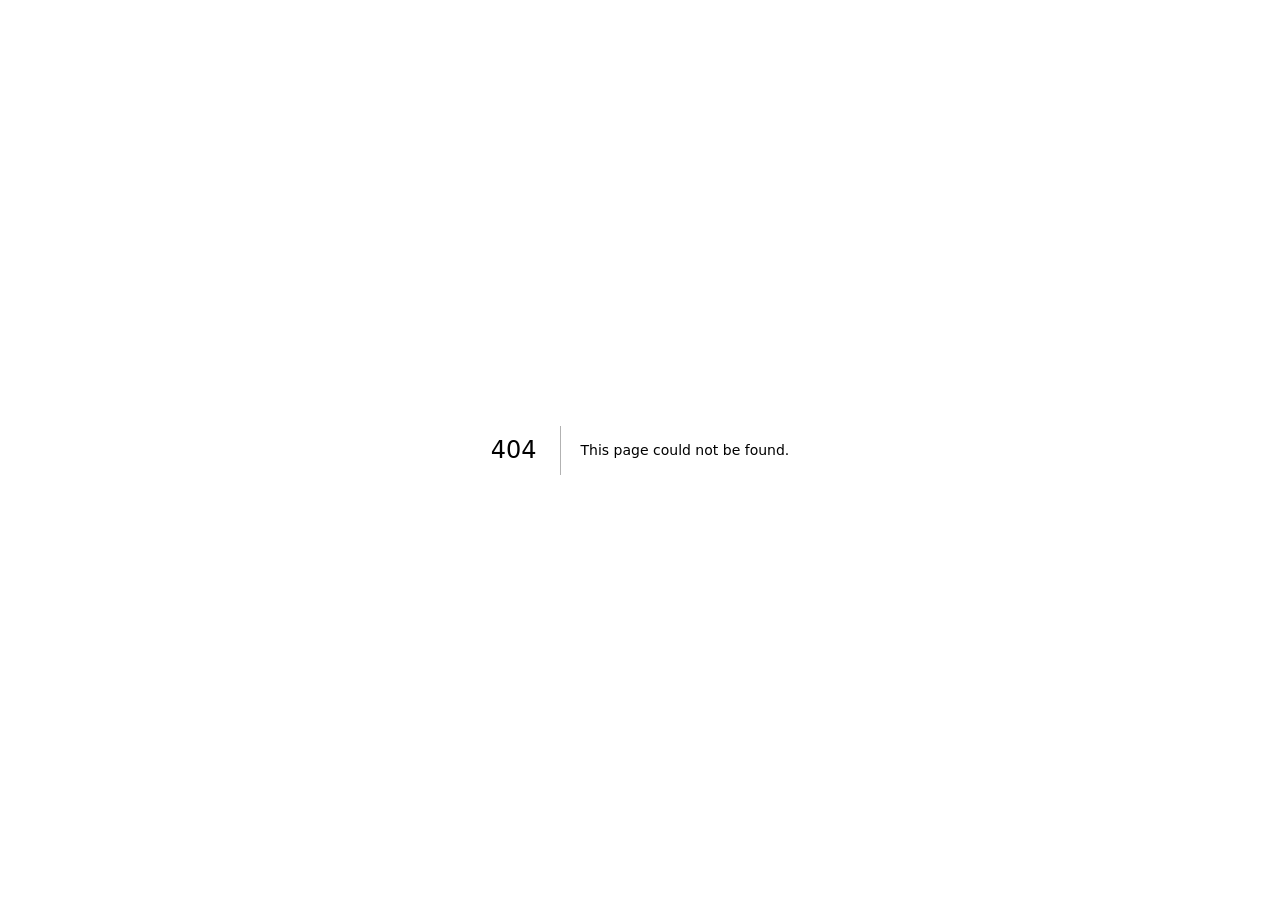
<file: 404/index.html>
<!DOCTYPE html><!--SMgrsW2NEjzMI4p3Rw8Ox--><html lang="en-GB" class="__variable_d8ebd1 __variable_ac70e9 __variable_214d7e"><head><meta charSet="utf-8"/><meta name="viewport" content="width=device-width, initial-scale=1"/><link rel="preload" href="/_next/static/media/af5dd2b5d3f396f3-s.p.woff2" as="font" crossorigin="" type="font/woff2"/><link rel="preload" href="/_next/static/media/cdec7fa3927eb560-s.p.woff2" as="font" crossorigin="" type="font/woff2"/><link rel="preload" href="/_next/static/media/d9a2293b6b8212a5-s.p.woff2" as="font" crossorigin="" type="font/woff2"/><link rel="preload" href="/_next/static/media/e4af272ccee01ff0-s.p.woff2" as="font" crossorigin="" type="font/woff2"/><link rel="preload" href="/_next/static/media/f3f7e95f2dbc4fe4-s.p.woff2" as="font" crossorigin="" type="font/woff2"/><link rel="stylesheet" href="/_next/static/css/6f39679e188fe5fb.css" data-precedence="next"/><link rel="preload" as="script" fetchPriority="low" href="/_next/static/chunks/webpack-d169f0980923b2cc.js"/><script src="/_next/static/chunks/4bd1b696-c023c6e3521b1417.js" async=""></script><script src="/_next/static/chunks/255-2aa030c9ba2867e3.js" async=""></script><script src="/_next/static/chunks/main-app-583e7da23c0d595c.js" async=""></script><script src="/_next/static/chunks/44-e5572c5a3748a5c9.js" async=""></script><script src="/_next/static/chunks/app/layout-44778435e1762059.js" async=""></script><meta name="robots" content="noindex"/><meta name="next-size-adjust" content=""/><title>404: This page could not be found.</title><title>Kwoter AI | Your AI Workforce for Insurance</title><meta name="description" content="Fourteen AI employees for your insurance brokerage: receptionist, outbound caller, renewals, claims, compliance, finance and more. £738,750 of payroll replaced. Pricing to be announced. Built by Kwoter."/><meta property="og:title" content="Kwoter AI | Your AI Workforce for Insurance"/><meta property="og:description" content="Fourteen AI employees for your brokerage. Learns from every conversation. Builds schemes in weeks, not months."/><meta name="twitter:card" content="summary"/><meta name="twitter:title" content="Kwoter AI | Your AI Workforce for Insurance"/><meta name="twitter:description" content="Fourteen AI employees for your brokerage. Learns from every conversation. Builds schemes in weeks, not months."/><link rel="icon" href="/icon.png?bbf5ebcccd8def58" type="image/png" sizes="256x256"/><link rel="apple-touch-icon" href="/apple-icon.png?f000c47f570ffdb4" type="image/png" sizes="180x180"/><script>try{if(localStorage.getItem('kwoter-theme')==='light')document.documentElement.classList.add('light')}catch(e){}</script><script src="/_next/static/chunks/polyfills-42372ed130431b0a.js" noModule=""></script></head><body><div hidden=""><!--$--><!--/$--></div><div style="font-family:system-ui,&quot;Segoe UI&quot;,Roboto,Helvetica,Arial,sans-serif,&quot;Apple Color Emoji&quot;,&quot;Segoe UI Emoji&quot;;height:100vh;text-align:center;display:flex;flex-direction:column;align-items:center;justify-content:center"><div><style>body{color:#000;background:#fff;margin:0}.next-error-h1{border-right:1px solid rgba(0,0,0,.3)}@media (prefers-color-scheme:dark){body{color:#fff;background:#000}.next-error-h1{border-right:1px solid rgba(255,255,255,.3)}}</style><h1 class="next-error-h1" style="display:inline-block;margin:0 20px 0 0;padding:0 23px 0 0;font-size:24px;font-weight:500;vertical-align:top;line-height:49px">404</h1><div style="display:inline-block"><h2 style="font-size:14px;font-weight:400;line-height:49px;margin:0">This page could not be found.</h2></div></div></div><!--$--><!--/$--><script src="/_next/static/chunks/webpack-d169f0980923b2cc.js" id="_R_" async=""></script><script>(self.__next_f=self.__next_f||[]).push([0])</script><script>self.__next_f.push([1,"1:\"$Sreact.fragment\"\n2:I[9766,[],\"\"]\n3:I[8924,[],\"\"]\n4:I[653,[\"44\",\"static/chunks/44-e5572c5a3748a5c9.js\",\"177\",\"static/chunks/app/layout-44778435e1762059.js\"],\"Cursor\"]\n5:I[4431,[],\"OutletBoundary\"]\n7:I[5278,[],\"AsyncMetadataOutlet\"]\n9:I[4431,[],\"ViewportBoundary\"]\nb:I[4431,[],\"MetadataBoundary\"]\nc:\"$Sreact.suspense\"\ne:I[7150,[],\"\"]\n:HL[\"/_next/static/media/af5dd2b5d3f396f3-s.p.woff2\",\"font\",{\"crossOrigin\":\"\",\"type\":\"font/woff2\"}]\n:HL[\"/_next/static/media/cdec7fa3927eb560-s.p.woff2\",\"font\",{\"crossOrigin\":\"\",\"type\":\"font/woff2\"}]\n:HL[\"/_next/static/media/d9a2293b6b8212a5-s.p.woff2\",\"font\",{\"crossOrigin\":\"\",\"type\":\"font/woff2\"}]\n:HL[\"/_next/static/media/e4af272ccee01ff0-s.p.woff2\",\"font\",{\"crossOrigin\":\"\",\"type\":\"font/woff2\"}]\n:HL[\"/_next/static/media/f3f7e95f2dbc4fe4-s.p.woff2\",\"font\",{\"crossOrigin\":\"\",\"type\":\"font/woff2\"}]\n:HL[\"/_next/static/css/6f39679e188fe5fb.css\",\"style\"]\n"])</script><script>self.__next_f.push([1,"0:{\"P\":null,\"b\":\"SMgrsW2NEjzMI4p3Rw8Ox\",\"p\":\"\",\"c\":[\"\",\"_not-found\",\"\"],\"i\":false,\"f\":[[[\"\",{\"children\":[\"/_not-found\",{\"children\":[\"__PAGE__\",{}]}]},\"$undefined\",\"$undefined\",true],[\"\",[\"$\",\"$1\",\"c\",{\"children\":[[[\"$\",\"link\",\"0\",{\"rel\":\"stylesheet\",\"href\":\"/_next/static/css/6f39679e188fe5fb.css\",\"precedence\":\"next\",\"crossOrigin\":\"$undefined\",\"nonce\":\"$undefined\"}]],[\"$\",\"html\",null,{\"lang\":\"en-GB\",\"className\":\"__variable_d8ebd1 __variable_ac70e9 __variable_214d7e\",\"children\":[[\"$\",\"head\",null,{\"children\":[\"$\",\"script\",null,{\"dangerouslySetInnerHTML\":{\"__html\":\"try{if(localStorage.getItem('kwoter-theme')==='light')document.documentElement.classList.add('light')}catch(e){}\"}}]}],[\"$\",\"body\",null,{\"children\":[[\"$\",\"$L2\",null,{\"parallelRouterKey\":\"children\",\"error\":\"$undefined\",\"errorStyles\":\"$undefined\",\"errorScripts\":\"$undefined\",\"template\":[\"$\",\"$L3\",null,{}],\"templateStyles\":\"$undefined\",\"templateScripts\":\"$undefined\",\"notFound\":\"$undefined\",\"forbidden\":\"$undefined\",\"unauthorized\":\"$undefined\"}],[\"$\",\"$L4\",null,{}]]}]]}]]}],{\"children\":[\"/_not-found\",[\"$\",\"$1\",\"c\",{\"children\":[null,[\"$\",\"$L2\",null,{\"parallelRouterKey\":\"children\",\"error\":\"$undefined\",\"errorStyles\":\"$undefined\",\"errorScripts\":\"$undefined\",\"template\":[\"$\",\"$L3\",null,{}],\"templateStyles\":\"$undefined\",\"templateScripts\":\"$undefined\",\"notFound\":\"$undefined\",\"forbidden\":\"$undefined\",\"unauthorized\":\"$undefined\"}]]}],{\"children\":[\"__PAGE__\",[\"$\",\"$1\",\"c\",{\"children\":[[[\"$\",\"title\",null,{\"children\":\"404: This page could not be found.\"}],[\"$\",\"div\",null,{\"style\":{\"fontFamily\":\"system-ui,\\\"Segoe UI\\\",Roboto,Helvetica,Arial,sans-serif,\\\"Apple Color Emoji\\\",\\\"Segoe UI Emoji\\\"\",\"height\":\"100vh\",\"textAlign\":\"center\",\"display\":\"flex\",\"flexDirection\":\"column\",\"alignItems\":\"center\",\"justifyContent\":\"center\"},\"children\":[\"$\",\"div\",null,{\"children\":[[\"$\",\"style\",null,{\"dangerouslySetInnerHTML\":{\"__html\":\"body{color:#000;background:#fff;margin:0}.next-error-h1{border-right:1px solid rgba(0,0,0,.3)}@media (prefers-color-scheme:dark){body{color:#fff;background:#000}.next-error-h1{border-right:1px solid rgba(255,255,255,.3)}}\"}}],[\"$\",\"h1\",null,{\"className\":\"next-error-h1\",\"style\":{\"display\":\"inline-block\",\"margin\":\"0 20px 0 0\",\"padding\":\"0 23px 0 0\",\"fontSize\":24,\"fontWeight\":500,\"verticalAlign\":\"top\",\"lineHeight\":\"49px\"},\"children\":404}],[\"$\",\"div\",null,{\"style\":{\"display\":\"inline-block\"},\"children\":[\"$\",\"h2\",null,{\"style\":{\"fontSize\":14,\"fontWeight\":400,\"lineHeight\":\"49px\",\"margin\":0},\"children\":\"This page could not be found.\"}]}]]}]}]],null,[\"$\",\"$L5\",null,{\"children\":[\"$L6\",[\"$\",\"$L7\",null,{\"promise\":\"$@8\"}]]}]]}],{},null,false]},null,false]},null,false],[\"$\",\"$1\",\"h\",{\"children\":[[\"$\",\"meta\",null,{\"name\":\"robots\",\"content\":\"noindex\"}],[[\"$\",\"$L9\",null,{\"children\":\"$La\"}],[\"$\",\"meta\",null,{\"name\":\"next-size-adjust\",\"content\":\"\"}]],[\"$\",\"$Lb\",null,{\"children\":[\"$\",\"div\",null,{\"hidden\":true,\"children\":[\"$\",\"$c\",null,{\"fallback\":null,\"children\":\"$Ld\"}]}]}]]}],false]],\"m\":\"$undefined\",\"G\":[\"$e\",[]],\"s\":false,\"S\":true}\n"])</script><script>self.__next_f.push([1,"a:[[\"$\",\"meta\",\"0\",{\"charSet\":\"utf-8\"}],[\"$\",\"meta\",\"1\",{\"name\":\"viewport\",\"content\":\"width=device-width, initial-scale=1\"}]]\n6:null\n"])</script><script>self.__next_f.push([1,"f:I[622,[],\"IconMark\"]\n"])</script><script>self.__next_f.push([1,"8:{\"metadata\":[[\"$\",\"title\",\"0\",{\"children\":\"Kwoter AI | Your AI Workforce for Insurance\"}],[\"$\",\"meta\",\"1\",{\"name\":\"description\",\"content\":\"Fourteen AI employees for your insurance brokerage: receptionist, outbound caller, renewals, claims, compliance, finance and more. £738,750 of payroll replaced. Pricing to be announced. Built by Kwoter.\"}],[\"$\",\"meta\",\"2\",{\"property\":\"og:title\",\"content\":\"Kwoter AI | Your AI Workforce for Insurance\"}],[\"$\",\"meta\",\"3\",{\"property\":\"og:description\",\"content\":\"Fourteen AI employees for your brokerage. Learns from every conversation. Builds schemes in weeks, not months.\"}],[\"$\",\"meta\",\"4\",{\"name\":\"twitter:card\",\"content\":\"summary\"}],[\"$\",\"meta\",\"5\",{\"name\":\"twitter:title\",\"content\":\"Kwoter AI | Your AI Workforce for Insurance\"}],[\"$\",\"meta\",\"6\",{\"name\":\"twitter:description\",\"content\":\"Fourteen AI employees for your brokerage. Learns from every conversation. Builds schemes in weeks, not months.\"}],[\"$\",\"link\",\"7\",{\"rel\":\"icon\",\"href\":\"/icon.png?bbf5ebcccd8def58\",\"type\":\"image/png\",\"sizes\":\"256x256\"}],[\"$\",\"link\",\"8\",{\"rel\":\"apple-touch-icon\",\"href\":\"/apple-icon.png?f000c47f570ffdb4\",\"type\":\"image/png\",\"sizes\":\"180x180\"}],[\"$\",\"$Lf\",\"9\",{}]],\"error\":null,\"digest\":\"$undefined\"}\n"])</script><script>self.__next_f.push([1,"d:\"$8:metadata\"\n"])</script></body></html>
</file>
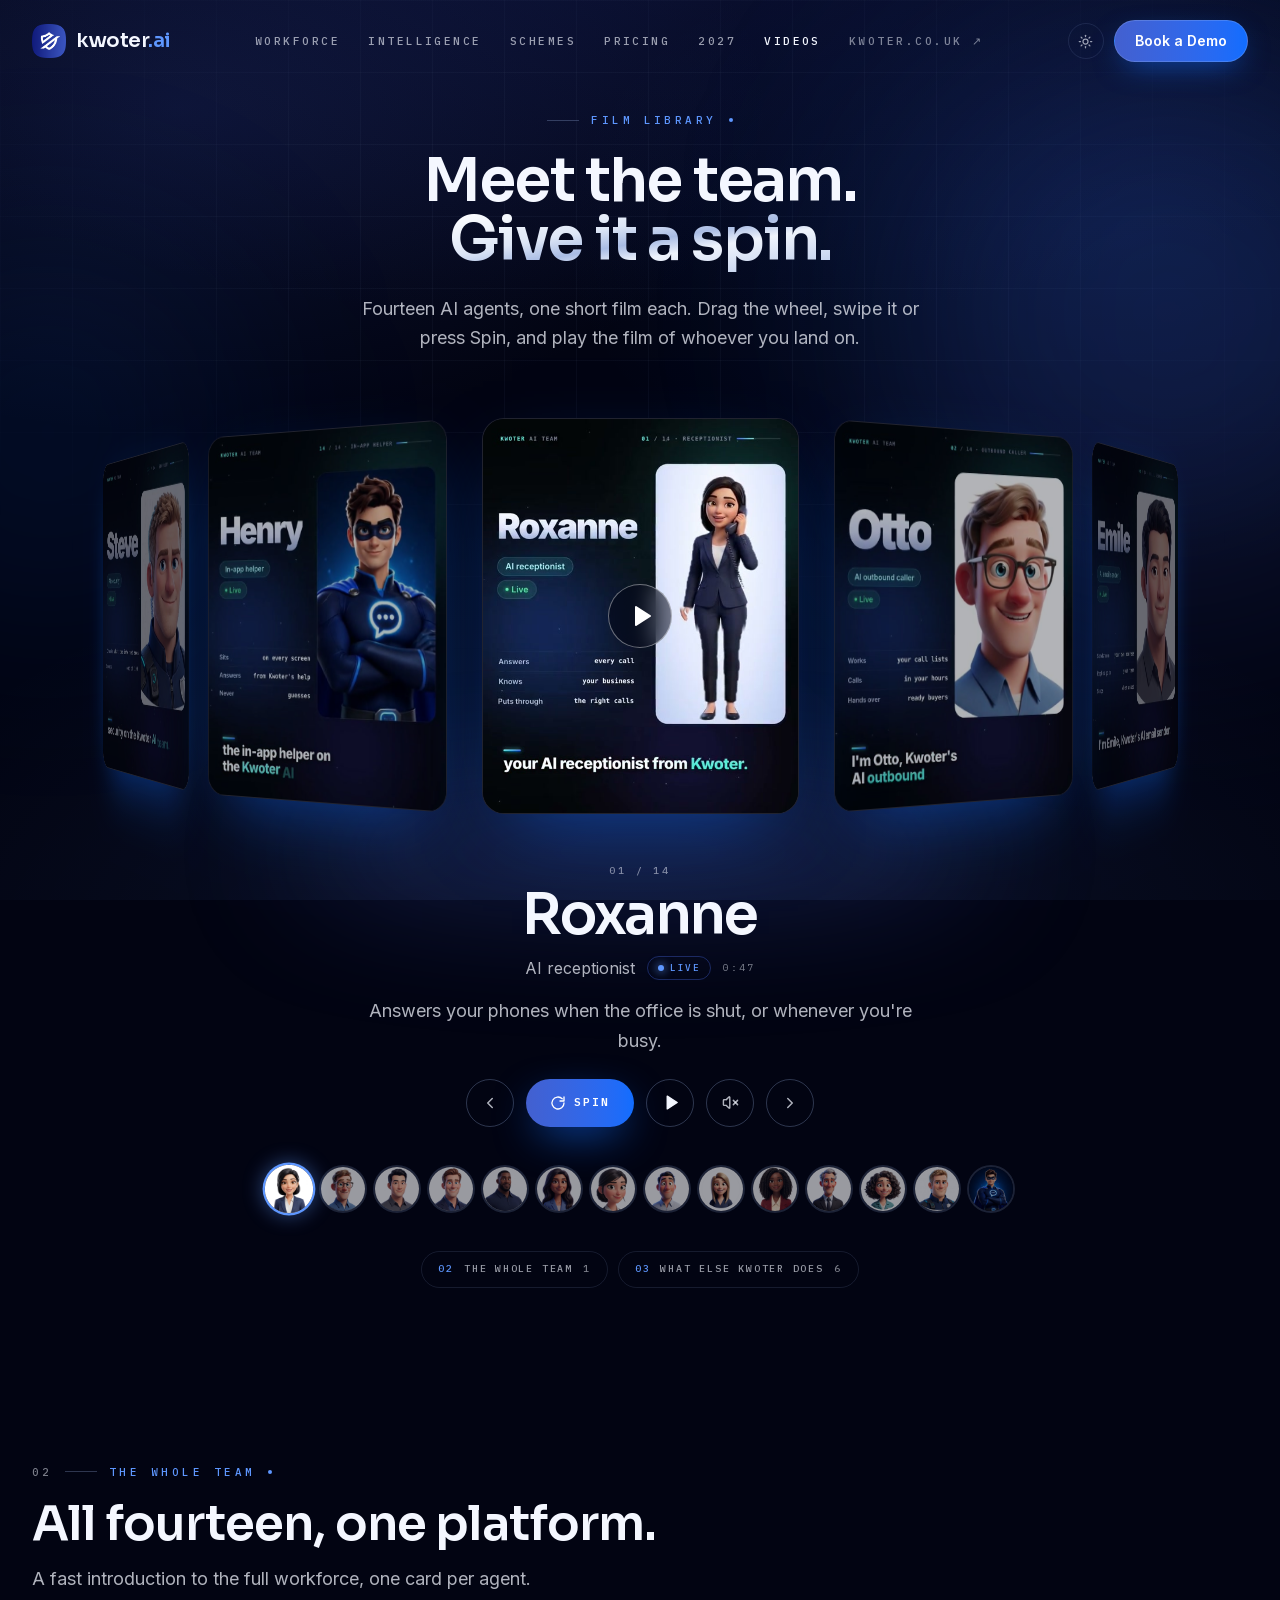
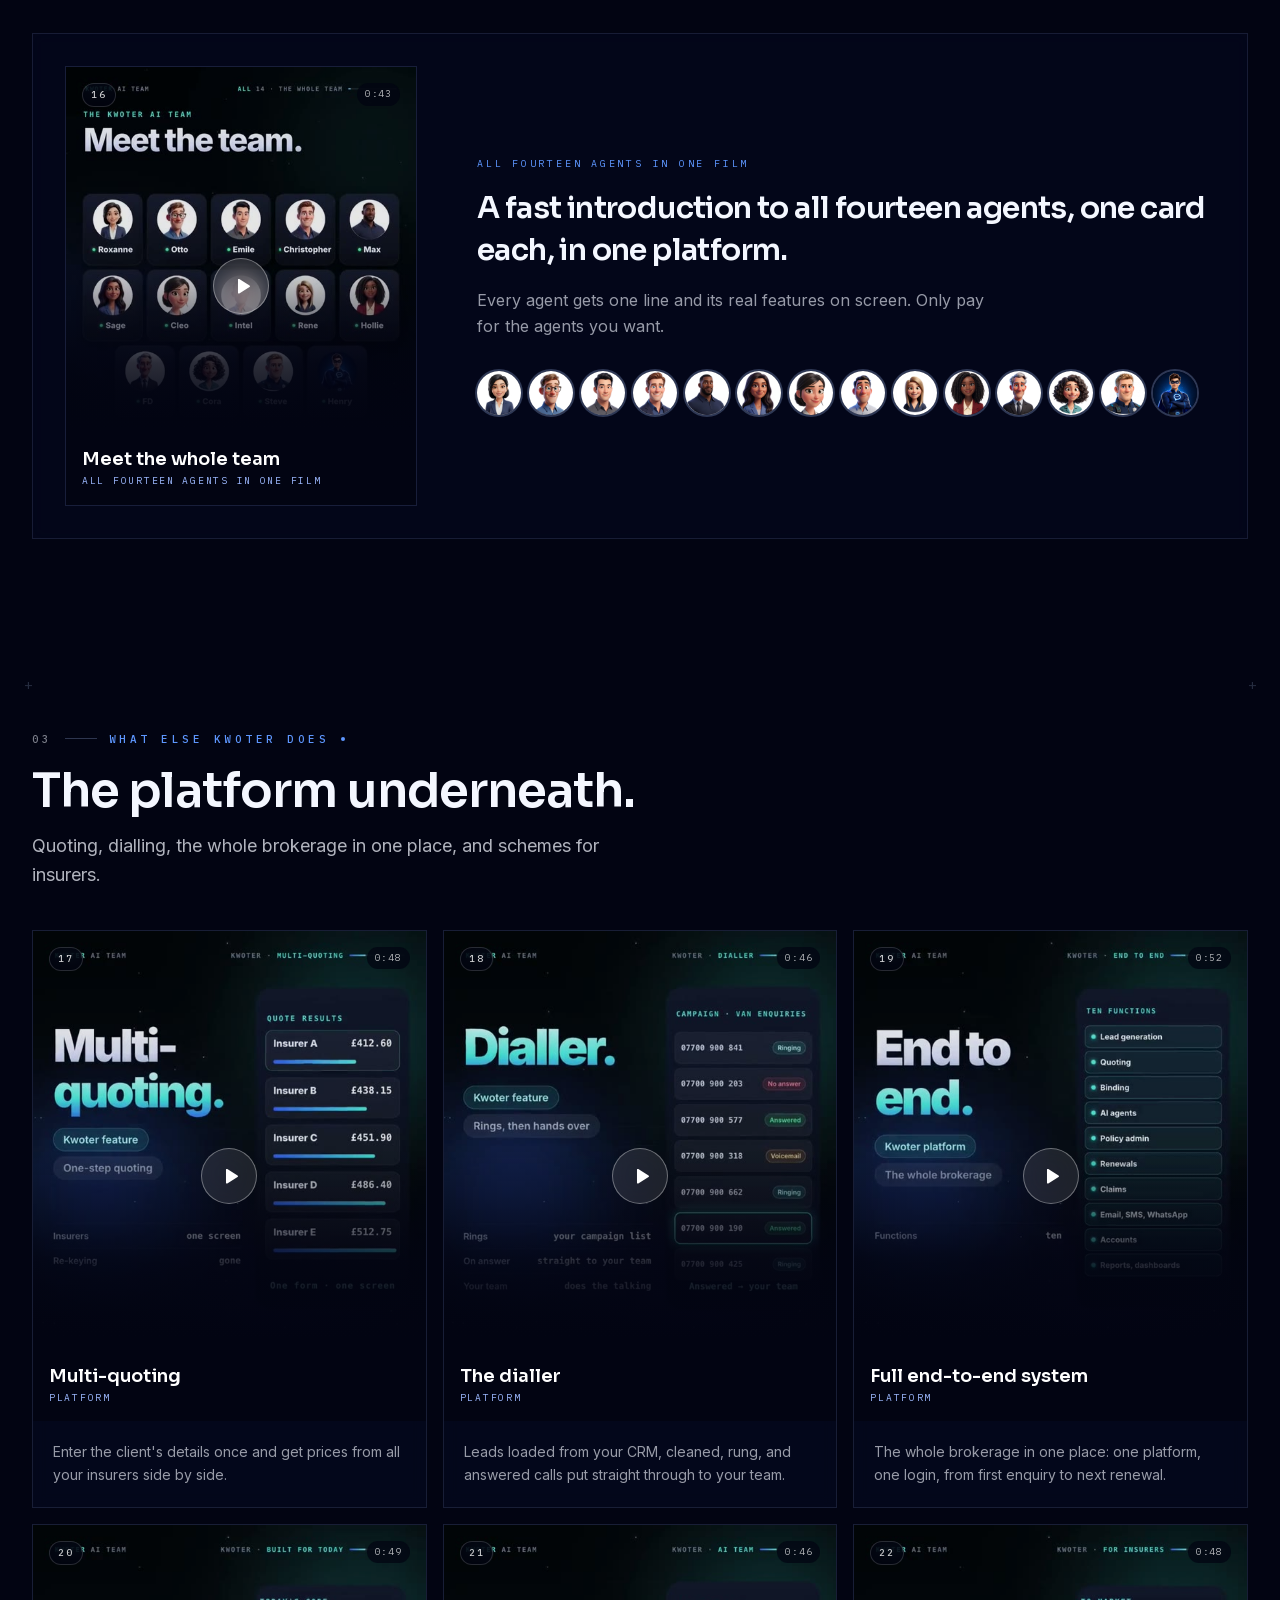
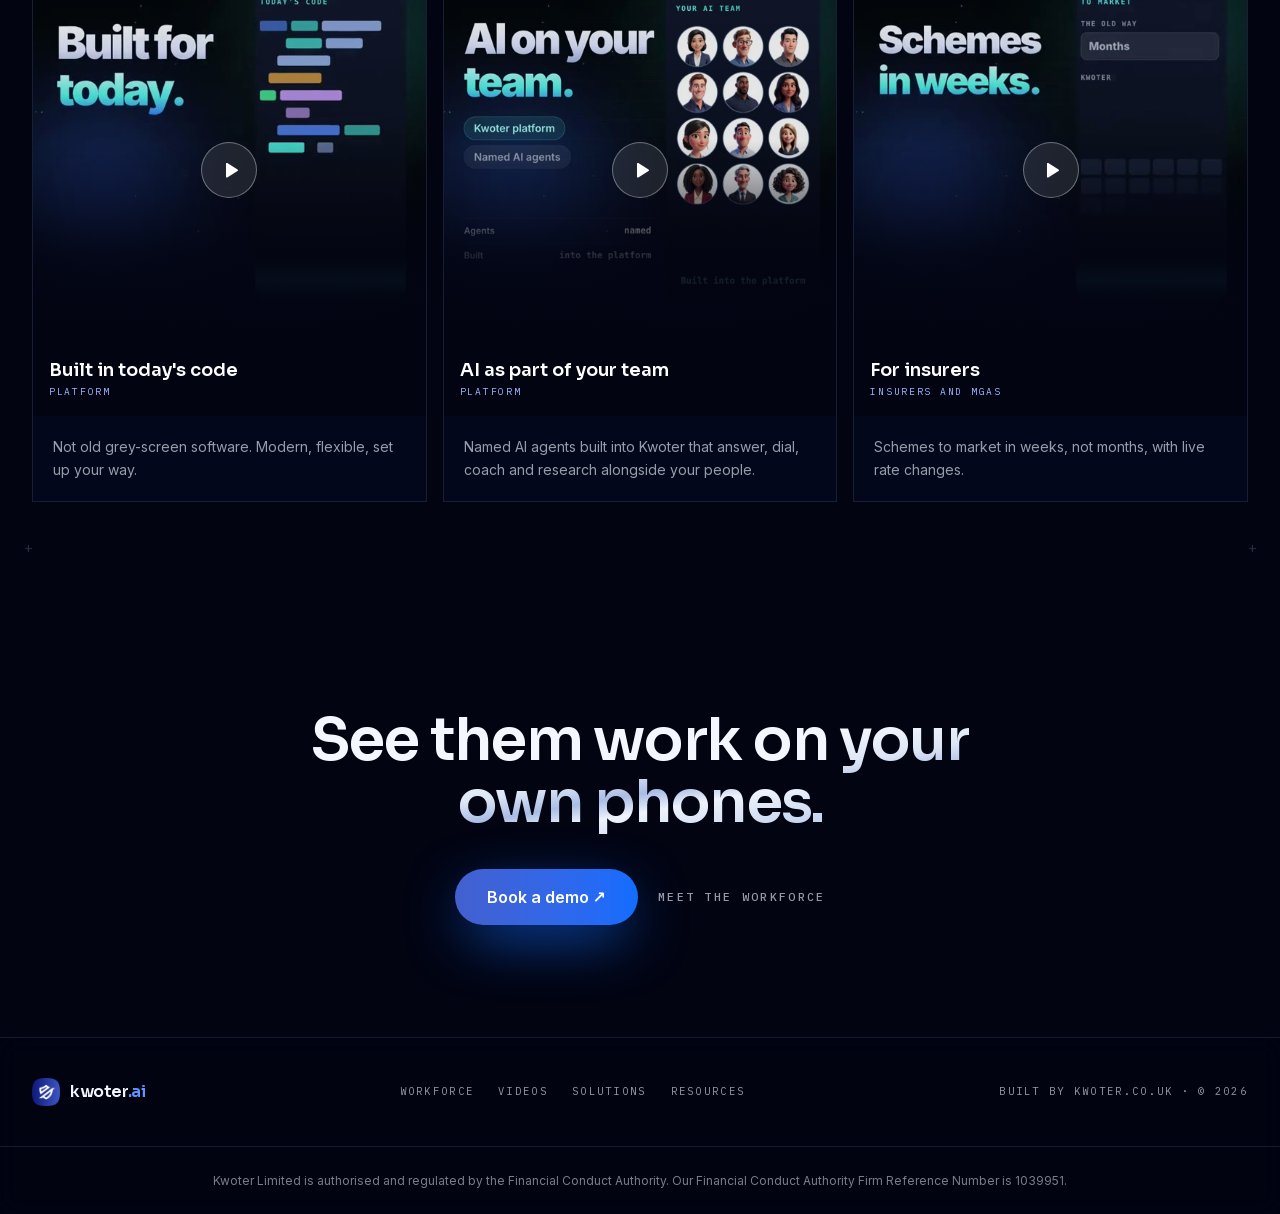
<file: videos/index.html>
<!DOCTYPE html><!--SMgrsW2NEjzMI4p3Rw8Ox--><html lang="en-GB" class="__variable_d8ebd1 __variable_ac70e9 __variable_214d7e"><head><meta charSet="utf-8"/><meta name="viewport" content="width=device-width, initial-scale=1"/><link rel="preload" href="/_next/static/media/af5dd2b5d3f396f3-s.p.woff2" as="font" crossorigin="" type="font/woff2"/><link rel="preload" href="/_next/static/media/cdec7fa3927eb560-s.p.woff2" as="font" crossorigin="" type="font/woff2"/><link rel="preload" href="/_next/static/media/d9a2293b6b8212a5-s.p.woff2" as="font" crossorigin="" type="font/woff2"/><link rel="preload" href="/_next/static/media/e4af272ccee01ff0-s.p.woff2" as="font" crossorigin="" type="font/woff2"/><link rel="preload" href="/_next/static/media/f3f7e95f2dbc4fe4-s.p.woff2" as="font" crossorigin="" type="font/woff2"/><link rel="preload" as="image" href="/ads/p/01.jpg"/><link rel="preload" as="image" href="/ads/p/02.jpg"/><link rel="preload" as="image" href="/ads/p/03.jpg"/><link rel="preload" as="image" href="/ads/p/04.jpg"/><link rel="preload" as="image" href="/ads/p/13.jpg"/><link rel="preload" as="image" href="/ads/p/14.jpg"/><link rel="preload" as="image" href="/ads/p/15.jpg"/><link rel="stylesheet" href="/_next/static/css/6f39679e188fe5fb.css" data-precedence="next"/><link rel="preload" as="script" fetchPriority="low" href="/_next/static/chunks/webpack-d169f0980923b2cc.js"/><script src="/_next/static/chunks/4bd1b696-c023c6e3521b1417.js" async=""></script><script src="/_next/static/chunks/255-2aa030c9ba2867e3.js" async=""></script><script src="/_next/static/chunks/main-app-583e7da23c0d595c.js" async=""></script><script src="/_next/static/chunks/44-e5572c5a3748a5c9.js" async=""></script><script src="/_next/static/chunks/app/layout-44778435e1762059.js" async=""></script><script src="/_next/static/chunks/214-c194f13aa006d66c.js" async=""></script><script src="/_next/static/chunks/298-523168125e909812.js" async=""></script><script src="/_next/static/chunks/app/videos/page-d9f9acb88d3111aa.js" async=""></script><meta name="next-size-adjust" content=""/><title>Videos | Meet the Kwoter AI Workforce</title><meta name="description" content="Short films on each of Kwoter&#x27;s fourteen AI agents for insurance brokers, the whole team together, and the platform underneath: multi-quoting, the dialler and schemes for insurers."/><link rel="canonical" href="https://www.kwoter.ai/videos/"/><meta property="og:title" content="Videos | Meet the Kwoter AI Workforce"/><meta property="og:description" content="Short films on each of Kwoter&#x27;s fourteen AI agents for insurance brokers, the whole team together, and the platform underneath: multi-quoting, the dialler and schemes for insurers."/><meta property="og:url" content="https://www.kwoter.ai/videos/"/><meta property="og:image" content="https://www.kwoter.ai/ads/p/16.jpg"/><meta property="og:image:width" content="720"/><meta property="og:image:height" content="900"/><meta property="og:image:alt" content="Kwoter AI: meet the whole team"/><meta property="og:type" content="website"/><meta name="twitter:card" content="summary_large_image"/><meta name="twitter:title" content="Videos | Meet the Kwoter AI Workforce"/><meta name="twitter:description" content="Short films on each of Kwoter&#x27;s fourteen AI agents for insurance brokers, the whole team together, and the platform underneath: multi-quoting, the dialler and schemes for insurers."/><meta name="twitter:image" content="https://www.kwoter.ai/ads/p/16.jpg"/><link rel="icon" href="/icon.png?bbf5ebcccd8def58" type="image/png" sizes="256x256"/><link rel="apple-touch-icon" href="/apple-icon.png?f000c47f570ffdb4" type="image/png" sizes="180x180"/><script>try{if(localStorage.getItem('kwoter-theme')==='light')document.documentElement.classList.add('light')}catch(e){}</script><script src="/_next/static/chunks/polyfills-42372ed130431b0a.js" noModule=""></script></head><body><div hidden=""><!--$--><!--/$--></div><script type="application/ld+json">{"@context":"https://schema.org","@type":"ItemList","name":"Kwoter AI films","itemListElement":[{"@type":"ListItem","position":1,"item":{"@type":"VideoObject","name":"Roxanne, AI receptionist | Kwoter AI","description":"Answers your phones when the office is shut, or whenever you're busy.","thumbnailUrl":"https://www.kwoter.ai/ads/p/01.jpg","contentUrl":"https://www.kwoter.ai/ads/v/01.mp4","uploadDate":"2026-11-04","duration":"PT47S"}},{"@type":"ListItem","position":2,"item":{"@type":"VideoObject","name":"Otto, AI outbound caller | Kwoter AI","description":"Rings your old leads, cold leads and renewals so nobody gets forgotten.","thumbnailUrl":"https://www.kwoter.ai/ads/p/02.jpg","contentUrl":"https://www.kwoter.ai/ads/v/02.mp4","uploadDate":"2026-11-04","duration":"PT50S"}},{"@type":"ListItem","position":3,"item":{"@type":"VideoObject","name":"Emile, AI email sender | Kwoter AI","description":"Sends your renewal reminders, enquiry follow-ups and win-back emails.","thumbnailUrl":"https://www.kwoter.ai/ads/p/03.jpg","contentUrl":"https://www.kwoter.ai/ads/v/03.mp4","uploadDate":"2026-11-04","duration":"PT48S"}},{"@type":"ListItem","position":4,"item":{"@type":"VideoObject","name":"Christopher, AI cross-seller | Kwoter AI","description":"Finds customers with only one policy and drafts the messages to offer them more.","thumbnailUrl":"https://www.kwoter.ai/ads/p/04.jpg","contentUrl":"https://www.kwoter.ai/ads/v/04.mp4","uploadDate":"2026-11-04","duration":"PT44S"}},{"@type":"ListItem","position":5,"item":{"@type":"VideoObject","name":"Max, AI marketing analyst | Kwoter AI","description":"Follows your ad spend through to leads, policies written and what they earned.","thumbnailUrl":"https://www.kwoter.ai/ads/p/05.jpg","contentUrl":"https://www.kwoter.ai/ads/v/05.mp4","uploadDate":"2026-11-04","duration":"PT52S"}},{"@type":"ListItem","position":6,"item":{"@type":"VideoObject","name":"Sage, AI call monitor and sales coach | Kwoter AI","description":"Listens to sales calls, scores them against your checklist and coaches the team.","thumbnailUrl":"https://www.kwoter.ai/ads/p/06.jpg","contentUrl":"https://www.kwoter.ai/ads/v/06.mp4","uploadDate":"2026-11-04","duration":"PT46S"}},{"@type":"ListItem","position":7,"item":{"@type":"VideoObject","name":"Cleo, AI claims handler | Kwoter AI","description":"Takes an accident claim the moment it happens, even at 2am.","thumbnailUrl":"https://www.kwoter.ai/ads/p/07.jpg","contentUrl":"https://www.kwoter.ai/ads/v/07.mp4","uploadDate":"2026-11-04","duration":"PT49S"}},{"@type":"ListItem","position":8,"item":{"@type":"VideoObject","name":"Intel, AI market research | Kwoter AI","description":"Checks up to ten competitors, their ads and the market news every week and files you a digest.","thumbnailUrl":"https://www.kwoter.ai/ads/p/08.jpg","contentUrl":"https://www.kwoter.ai/ads/v/08.mp4","uploadDate":"2026-11-04","duration":"PT51S"}},{"@type":"ListItem","position":9,"item":{"@type":"VideoObject","name":"Rene, AI renewals and customer relationships | Kwoter AI","description":"Keeps your customers at renewal time.","thumbnailUrl":"https://www.kwoter.ai/ads/p/10.jpg","contentUrl":"https://www.kwoter.ai/ads/v/10.mp4","uploadDate":"2026-11-04","duration":"PT50S"}},{"@type":"ListItem","position":10,"item":{"@type":"VideoObject","name":"Hollie, AI HR | Kwoter AI","description":"Your team's first stop for HR: holiday requests, sick days and leave left.","thumbnailUrl":"https://www.kwoter.ai/ads/p/11.jpg","contentUrl":"https://www.kwoter.ai/ads/v/11.mp4","uploadDate":"2026-11-04","duration":"PT49S"}},{"@type":"ListItem","position":11,"item":{"@type":"VideoObject","name":"FD, AI finance director | Kwoter AI","description":"Your premium written, commission by insurer and scheme, and what each agent wrote and earned.","thumbnailUrl":"https://www.kwoter.ai/ads/p/12.jpg","contentUrl":"https://www.kwoter.ai/ads/v/12.mp4","uploadDate":"2026-11-04","duration":"PT47S"}},{"@type":"ListItem","position":12,"item":{"@type":"VideoObject","name":"Cora, AI compliance | Kwoter AI","description":"Keeps an eye on your FCA position across 54 controls and builds your audit pack.","thumbnailUrl":"https://www.kwoter.ai/ads/p/13.jpg","contentUrl":"https://www.kwoter.ai/ads/v/13.mp4","uploadDate":"2026-11-04","duration":"PT47S"}},{"@type":"ListItem","position":13,"item":{"@type":"VideoObject","name":"Steve, AI security | Kwoter AI","description":"Checks your servers, email protection and lookalike websites every day.","thumbnailUrl":"https://www.kwoter.ai/ads/p/14.jpg","contentUrl":"https://www.kwoter.ai/ads/v/14.mp4","uploadDate":"2026-11-04","duration":"PT50S"}},{"@type":"ListItem","position":14,"item":{"@type":"VideoObject","name":"Henry, AI in-app helper | Kwoter AI","description":"Answers 'how do I...?' questions on every screen in Kwoter.","thumbnailUrl":"https://www.kwoter.ai/ads/p/15.jpg","contentUrl":"https://www.kwoter.ai/ads/v/15.mp4","uploadDate":"2026-11-04","duration":"PT50S"}},{"@type":"ListItem","position":15,"item":{"@type":"VideoObject","name":"Meet the whole team | Kwoter AI","description":"A fast introduction to all fourteen agents, one card each, in one platform.","thumbnailUrl":"https://www.kwoter.ai/ads/p/16.jpg","contentUrl":"https://www.kwoter.ai/ads/v/16.mp4","uploadDate":"2026-11-04","duration":"PT43S"}},{"@type":"ListItem","position":16,"item":{"@type":"VideoObject","name":"Multi-quoting | Kwoter AI","description":"Enter the client's details once and get prices from all your insurers side by side.","thumbnailUrl":"https://www.kwoter.ai/ads/p/17.jpg","contentUrl":"https://www.kwoter.ai/ads/v/17.mp4","uploadDate":"2026-11-04","duration":"PT48S"}},{"@type":"ListItem","position":17,"item":{"@type":"VideoObject","name":"The dialler | Kwoter AI","description":"Leads loaded from your CRM, cleaned, rung, and answered calls put straight through to your team.","thumbnailUrl":"https://www.kwoter.ai/ads/p/18.jpg","contentUrl":"https://www.kwoter.ai/ads/v/18.mp4","uploadDate":"2026-11-04","duration":"PT46S"}},{"@type":"ListItem","position":18,"item":{"@type":"VideoObject","name":"Full end-to-end system | Kwoter AI","description":"The whole brokerage in one place: one platform, one login, from first enquiry to next renewal.","thumbnailUrl":"https://www.kwoter.ai/ads/p/19.jpg","contentUrl":"https://www.kwoter.ai/ads/v/19.mp4","uploadDate":"2026-11-04","duration":"PT52S"}},{"@type":"ListItem","position":19,"item":{"@type":"VideoObject","name":"Built in today's code | Kwoter AI","description":"Not old grey-screen software. Modern, flexible, set up your way.","thumbnailUrl":"https://www.kwoter.ai/ads/p/20.jpg","contentUrl":"https://www.kwoter.ai/ads/v/20.mp4","uploadDate":"2026-11-04","duration":"PT49S"}},{"@type":"ListItem","position":20,"item":{"@type":"VideoObject","name":"AI as part of your team | Kwoter AI","description":"Named AI agents built into Kwoter that answer, dial, coach and research alongside your people.","thumbnailUrl":"https://www.kwoter.ai/ads/p/21.jpg","contentUrl":"https://www.kwoter.ai/ads/v/21.mp4","uploadDate":"2026-11-04","duration":"PT46S"}},{"@type":"ListItem","position":21,"item":{"@type":"VideoObject","name":"For insurers | Kwoter AI","description":"Schemes to market in weeks, not months, with live rate changes.","thumbnailUrl":"https://www.kwoter.ai/ads/p/22.jpg","contentUrl":"https://www.kwoter.ai/ads/v/22.mp4","uploadDate":"2026-11-04","duration":"PT48S"}}]}</script><main class="relative"><header class="fixed inset-x-0 top-0 z-50 transition-all duration-500 border-b border-transparent py-5" style="opacity:1;transform:none"><div class="mx-auto flex max-w-7xl items-center justify-between px-5 lg:px-8"><a href="/" aria-label="kwoter.ai home" class="flex items-center gap-2.5"><img alt="" loading="lazy" width="34" height="34" decoding="async" data-nimg="1" class="rounded-[26%]" style="color:transparent" src="/media/kwoter-mark.png"/><span class="font-display text-xl font-semibold tracking-tight text-frost">kwoter<span class="text-royal-2">.ai</span></span></a><nav class="font-mono hidden items-center gap-7 text-[0.7rem] font-medium uppercase tracking-[0.22em] lg:flex"><a href="/#workforce" class="link-underline transition hover:text-frost text-frost-56">Workforce</a><a href="/#intelligence" class="link-underline transition hover:text-frost text-frost-56">Intelligence</a><a href="/#schemes" class="link-underline transition hover:text-frost text-frost-56">Schemes</a><a href="/#pricing" class="link-underline transition hover:text-frost text-frost-56">Pricing</a><a href="/#horizon" class="link-underline transition hover:text-frost text-frost-56">2027</a><a href="/videos/" aria-current="page" class="link-underline transition hover:text-frost text-frost">Videos</a><a href="https://www.kwoter.co.uk" class="link-underline text-frost-40 transition hover:text-frost">kwoter.co.uk ↗</a></nav><div class="flex items-center gap-2.5"><button type="button" aria-label="Switch to light mode" class="inline-flex h-9 w-9 items-center justify-center rounded-full border border-line text-frost-56 transition hover:border-line-strong hover:text-frost "><svg xmlns="http://www.w3.org/2000/svg" width="15" height="15" viewBox="0 0 24 24" fill="none" stroke="currentColor" stroke-width="2" stroke-linecap="round" stroke-linejoin="round" class="lucide lucide-sun"><circle cx="12" cy="12" r="4"></circle><path d="M12 2v2"></path><path d="M12 20v2"></path><path d="m4.93 4.93 1.41 1.41"></path><path d="m17.66 17.66 1.41 1.41"></path><path d="M2 12h2"></path><path d="M20 12h2"></path><path d="m6.34 17.66-1.41 1.41"></path><path d="m19.07 4.93-1.41 1.41"></path></svg></button><a href="https://www.kwoter.co.uk/#book-a-demo" class="group hidden items-center rounded-full border border-line-strong bg-gradient-to-r from-royal to-electric px-5 py-2.5 text-sm font-semibold text-white shadow-[0_10px_30px_-10px_rgba(17,109,255,0.7)] transition hover:brightness-110 sm:inline-flex"><span class="btn-swap" data-text="Book a Demo"><span>Book a Demo</span></span></a><button type="button" aria-label="Toggle menu" class="inline-flex h-9 w-9 items-center justify-center rounded-full border border-line text-frost lg:hidden"><svg xmlns="http://www.w3.org/2000/svg" width="16" height="16" viewBox="0 0 24 24" fill="none" stroke="currentColor" stroke-width="2" stroke-linecap="round" stroke-linejoin="round" class="lucide lucide-menu"><line x1="4" x2="20" y1="12" y2="12"></line><line x1="4" x2="20" y1="6" y2="6"></line><line x1="4" x2="20" y1="18" y2="18"></line></svg></button></div></div></header><div aria-hidden="true" class="pointer-events-none absolute inset-x-0 top-0 h-[90vh] overflow-hidden"><div class="grid-fade absolute inset-0"></div><div class="absolute -right-40 top-10 h-[34rem] w-[34rem] rounded-full bg-royal/20 blur-[120px]"></div><div class="absolute -left-32 top-64 h-[22rem] w-[22rem] rounded-full bg-electric/10 blur-[110px]"></div></div><div class="relative z-10"><header class="relative mx-auto max-w-7xl px-5 pt-24 text-center sm:pt-28 lg:px-8"><div class="kv-rise"><p class="font-mono flex items-center gap-3 text-[0.68rem] font-medium uppercase tracking-[0.32em] text-royal-2 justify-center"><span class="h-px w-8 bg-line-strong" aria-hidden="true"></span>Film library<span class="h-1 w-1 animate-pulse rounded-full bg-royal-2" aria-hidden="true"></span></p><h1 class="font-display mx-auto mt-4 max-w-4xl text-[clamp(2.1rem,5vw,3.75rem)] font-semibold leading-[0.98] tracking-[-0.03em] sm:mt-6">Meet the team. <br class="hidden sm:block"/><span class="text-chrome">Give it a spin.</span></h1><p class="mx-auto mt-4 max-w-xl text-base leading-relaxed text-frost-72 sm:mt-6 sm:text-lg">Fourteen AI agents, one short film each. Drag the wheel, swipe it or press Spin, and play the film of whoever you land on.</p></div></header><section id="agents" aria-label="Meet the agents" class="relative overflow-x-clip pb-16 pt-8 sm:pb-20 sm:pt-12"><div class="relative"><div role="region" aria-roledescription="carousel" aria-label="The fourteen Kwoter AI agents. Use the left and right arrow keys to turn, Enter to play the film." tabindex="0" class="kc-stage relative mx-auto w-full cursor-grab select-none outline-none active:cursor-grabbing focus-visible:[&amp;_.kc-front-ring]:opacity-100" style="height:411px;touch-action:pan-y;--cw:300px;--ch:375px"><div aria-hidden="true" class="pointer-events-none absolute left-1/2 top-[calc(50%+var(--ch)/2-10px)] h-24 w-[calc(var(--cw)*2.2)] -translate-x-1/2 rounded-[50%] bg-royal/30 blur-3xl"></div><div class="absolute left-1/2 top-1/2 isolate h-0 w-0"><div data-agent="0" aria-hidden="true" class="absolute overflow-hidden rounded-[22px] border border-white/12 bg-[#020412] shadow-[0_30px_80px_-30px_rgba(17,109,255,0.55)] will-change-transform [backface-visibility:hidden]" style="width:300px;height:375px;left:-150px;top:-187.5px;transform:perspective(1251.2953580079457px) translateZ(-736.0560929458504px) rotateY(0deg) translateZ(736.0560929458504px);z-index:100;visibility:visible"><img src="/ads/p/01.jpg" alt="" width="540" height="675" draggable="false" decoding="async" loading="eager" class="pointer-events-none h-full w-full object-cover"/><span class="pointer-events-none absolute inset-0 bg-[#020412]" style="opacity:0"></span></div><div data-agent="1" aria-hidden="true" class="absolute overflow-hidden rounded-[22px] border border-white/12 bg-[#020412] shadow-[0_30px_80px_-30px_rgba(17,109,255,0.55)] will-change-transform [backface-visibility:hidden]" style="width:300px;height:375px;left:-150px;top:-187.5px;transform:perspective(1251.2953580079457px) translateZ(-736.0560929458504px) rotateY(25.714285714285715deg) translateZ(736.0560929458504px);z-index:90;visibility:visible"><img src="/ads/p/02.jpg" alt="" width="540" height="675" draggable="false" decoding="async" loading="eager" class="pointer-events-none h-full w-full object-cover"/><span class="pointer-events-none absolute inset-0 bg-[#020412]" style="opacity:0.3"></span></div><div data-agent="2" aria-hidden="true" class="absolute overflow-hidden rounded-[22px] border border-white/12 bg-[#020412] shadow-[0_30px_80px_-30px_rgba(17,109,255,0.55)] will-change-transform [backface-visibility:hidden]" style="width:300px;height:375px;left:-150px;top:-187.5px;transform:perspective(1251.2953580079457px) translateZ(-736.0560929458504px) rotateY(51.42857142857143deg) translateZ(736.0560929458504px);z-index:80;visibility:visible"><img src="/ads/p/03.jpg" alt="" width="540" height="675" draggable="false" decoding="async" loading="eager" class="pointer-events-none h-full w-full object-cover"/><span class="pointer-events-none absolute inset-0 bg-[#020412]" style="opacity:0.6"></span></div><div data-agent="3" aria-hidden="true" class="absolute overflow-hidden rounded-[22px] border border-white/12 bg-[#020412] shadow-[0_30px_80px_-30px_rgba(17,109,255,0.55)] will-change-transform [backface-visibility:hidden]" style="width:300px;height:375px;left:-150px;top:-187.5px;transform:perspective(1251.2953580079457px) translateZ(-736.0560929458504px) rotateY(77.14285714285714deg) translateZ(736.0560929458504px);z-index:70;visibility:visible"><img src="/ads/p/04.jpg" alt="" width="540" height="675" draggable="false" decoding="async" loading="eager" class="pointer-events-none h-full w-full object-cover"/><span class="pointer-events-none absolute inset-0 bg-[#020412]" style="opacity:0.82"></span></div><div data-agent="4" aria-hidden="true" class="absolute overflow-hidden rounded-[22px] border border-white/12 bg-[#020412] shadow-[0_30px_80px_-30px_rgba(17,109,255,0.55)] will-change-transform [backface-visibility:hidden]" style="width:300px;height:375px;left:-150px;top:-187.5px;transform:perspective(1251.2953580079457px) translateZ(-736.0560929458504px) rotateY(102.85714285714286deg) translateZ(736.0560929458504px);z-index:60;visibility:hidden"><img src="/ads/p/05.jpg" alt="" width="540" height="675" draggable="false" decoding="async" loading="lazy" class="pointer-events-none h-full w-full object-cover"/><span class="pointer-events-none absolute inset-0 bg-[#020412]" style="opacity:0.82"></span></div><div data-agent="5" aria-hidden="true" class="absolute overflow-hidden rounded-[22px] border border-white/12 bg-[#020412] shadow-[0_30px_80px_-30px_rgba(17,109,255,0.55)] will-change-transform [backface-visibility:hidden]" style="width:300px;height:375px;left:-150px;top:-187.5px;transform:perspective(1251.2953580079457px) translateZ(-736.0560929458504px) rotateY(128.57142857142858deg) translateZ(736.0560929458504px);z-index:50;visibility:hidden"><img src="/ads/p/06.jpg" alt="" width="540" height="675" draggable="false" decoding="async" loading="lazy" class="pointer-events-none h-full w-full object-cover"/><span class="pointer-events-none absolute inset-0 bg-[#020412]" style="opacity:0.82"></span></div><div data-agent="6" aria-hidden="true" class="absolute overflow-hidden rounded-[22px] border border-white/12 bg-[#020412] shadow-[0_30px_80px_-30px_rgba(17,109,255,0.55)] will-change-transform [backface-visibility:hidden]" style="width:300px;height:375px;left:-150px;top:-187.5px;transform:perspective(1251.2953580079457px) translateZ(-736.0560929458504px) rotateY(154.28571428571428deg) translateZ(736.0560929458504px);z-index:40;visibility:hidden"><img src="/ads/p/07.jpg" alt="" width="540" height="675" draggable="false" decoding="async" loading="lazy" class="pointer-events-none h-full w-full object-cover"/><span class="pointer-events-none absolute inset-0 bg-[#020412]" style="opacity:0.82"></span></div><div data-agent="7" aria-hidden="true" class="absolute overflow-hidden rounded-[22px] border border-white/12 bg-[#020412] shadow-[0_30px_80px_-30px_rgba(17,109,255,0.55)] will-change-transform [backface-visibility:hidden]" style="width:300px;height:375px;left:-150px;top:-187.5px;transform:perspective(1251.2953580079457px) translateZ(-736.0560929458504px) rotateY(-180deg) translateZ(736.0560929458504px);z-index:30;visibility:hidden"><img src="/ads/p/08.jpg" alt="" width="540" height="675" draggable="false" decoding="async" loading="lazy" class="pointer-events-none h-full w-full object-cover"/><span class="pointer-events-none absolute inset-0 bg-[#020412]" style="opacity:0.82"></span></div><div data-agent="8" aria-hidden="true" class="absolute overflow-hidden rounded-[22px] border border-white/12 bg-[#020412] shadow-[0_30px_80px_-30px_rgba(17,109,255,0.55)] will-change-transform [backface-visibility:hidden]" style="width:300px;height:375px;left:-150px;top:-187.5px;transform:perspective(1251.2953580079457px) translateZ(-736.0560929458504px) rotateY(-154.28571428571428deg) translateZ(736.0560929458504px);z-index:40;visibility:hidden"><img src="/ads/p/10.jpg" alt="" width="540" height="675" draggable="false" decoding="async" loading="lazy" class="pointer-events-none h-full w-full object-cover"/><span class="pointer-events-none absolute inset-0 bg-[#020412]" style="opacity:0.82"></span></div><div data-agent="9" aria-hidden="true" class="absolute overflow-hidden rounded-[22px] border border-white/12 bg-[#020412] shadow-[0_30px_80px_-30px_rgba(17,109,255,0.55)] will-change-transform [backface-visibility:hidden]" style="width:300px;height:375px;left:-150px;top:-187.5px;transform:perspective(1251.2953580079457px) translateZ(-736.0560929458504px) rotateY(-128.57142857142858deg) translateZ(736.0560929458504px);z-index:50;visibility:hidden"><img src="/ads/p/11.jpg" alt="" width="540" height="675" draggable="false" decoding="async" loading="lazy" class="pointer-events-none h-full w-full object-cover"/><span class="pointer-events-none absolute inset-0 bg-[#020412]" style="opacity:0.82"></span></div><div data-agent="10" aria-hidden="true" class="absolute overflow-hidden rounded-[22px] border border-white/12 bg-[#020412] shadow-[0_30px_80px_-30px_rgba(17,109,255,0.55)] will-change-transform [backface-visibility:hidden]" style="width:300px;height:375px;left:-150px;top:-187.5px;transform:perspective(1251.2953580079457px) translateZ(-736.0560929458504px) rotateY(-102.85714285714286deg) translateZ(736.0560929458504px);z-index:60;visibility:hidden"><img src="/ads/p/12.jpg" alt="" width="540" height="675" draggable="false" decoding="async" loading="lazy" class="pointer-events-none h-full w-full object-cover"/><span class="pointer-events-none absolute inset-0 bg-[#020412]" style="opacity:0.82"></span></div><div data-agent="11" aria-hidden="true" class="absolute overflow-hidden rounded-[22px] border border-white/12 bg-[#020412] shadow-[0_30px_80px_-30px_rgba(17,109,255,0.55)] will-change-transform [backface-visibility:hidden]" style="width:300px;height:375px;left:-150px;top:-187.5px;transform:perspective(1251.2953580079457px) translateZ(-736.0560929458504px) rotateY(-77.14285714285714deg) translateZ(736.0560929458504px);z-index:70;visibility:visible"><img src="/ads/p/13.jpg" alt="" width="540" height="675" draggable="false" decoding="async" loading="eager" class="pointer-events-none h-full w-full object-cover"/><span class="pointer-events-none absolute inset-0 bg-[#020412]" style="opacity:0.82"></span></div><div data-agent="12" aria-hidden="true" class="absolute overflow-hidden rounded-[22px] border border-white/12 bg-[#020412] shadow-[0_30px_80px_-30px_rgba(17,109,255,0.55)] will-change-transform [backface-visibility:hidden]" style="width:300px;height:375px;left:-150px;top:-187.5px;transform:perspective(1251.2953580079457px) translateZ(-736.0560929458504px) rotateY(-51.42857142857143deg) translateZ(736.0560929458504px);z-index:80;visibility:visible"><img src="/ads/p/14.jpg" alt="" width="540" height="675" draggable="false" decoding="async" loading="eager" class="pointer-events-none h-full w-full object-cover"/><span class="pointer-events-none absolute inset-0 bg-[#020412]" style="opacity:0.6"></span></div><div data-agent="13" aria-hidden="true" class="absolute overflow-hidden rounded-[22px] border border-white/12 bg-[#020412] shadow-[0_30px_80px_-30px_rgba(17,109,255,0.55)] will-change-transform [backface-visibility:hidden]" style="width:300px;height:375px;left:-150px;top:-187.5px;transform:perspective(1251.2953580079457px) translateZ(-736.0560929458504px) rotateY(-25.714285714285715deg) translateZ(736.0560929458504px);z-index:90;visibility:visible"><img src="/ads/p/15.jpg" alt="" width="540" height="675" draggable="false" decoding="async" loading="eager" class="pointer-events-none h-full w-full object-cover"/><span class="pointer-events-none absolute inset-0 bg-[#020412]" style="opacity:0.3"></span></div></div><div class="absolute left-1/2 top-1/2 overflow-hidden rounded-[22px] transition-opacity duration-300 opacity-0 pointer-events-none" style="width:300px;height:375px;margin-left:-150px;margin-top:-187.5px"><video playsInline="" muted="" preload="none" poster="/ads/p/01.jpg" aria-label="Roxanne, AI receptionist: film" class="h-full w-full bg-black object-cover"></video></div><div aria-hidden="true" class="kc-front-ring pointer-events-none absolute left-1/2 top-1/2 rounded-[26px] opacity-0 outline-2 outline-offset-0 outline-royal-2 [outline-style:solid] transition-opacity" style="width:308px;height:383px;margin-left:-154px;margin-top:-191.5px"></div><button type="button" aria-label="Play Roxanne&#x27;s film with sound" class="group absolute left-1/2 top-1/2 flex h-16 w-16 -translate-x-1/2 -translate-y-1/2 items-center justify-center rounded-full border border-white/40 bg-[#020412]/45 text-white backdrop-blur-md transition-[transform,background-color,border-color] duration-200 hover:scale-105 hover:border-transparent hover:bg-royal-2 active:scale-95 focus-visible:outline-2 focus-visible:outline-offset-4 focus-visible:outline-royal-2"><svg xmlns="http://www.w3.org/2000/svg" width="24" height="24" viewBox="0 0 24 24" fill="none" stroke="currentColor" stroke-width="2" stroke-linecap="round" stroke-linejoin="round" class="lucide lucide-play ml-1 fill-current"><polygon points="6 3 20 12 6 21 6 3"></polygon></svg></button></div><div class="relative mx-auto mt-6 max-w-2xl px-5 text-center sm:mt-8"><p class="font-mono text-[0.62rem] font-medium uppercase tracking-[0.28em] text-frost-40 tabular-nums" aria-hidden="true">01<!-- --> / <!-- -->14</p><h2 class="font-display mt-2 text-[clamp(2rem,6vw,3.5rem)] font-semibold leading-[1.02] tracking-[-0.03em] text-frost">Roxanne</h2><div class="mt-3 flex flex-wrap items-center justify-center gap-x-3 gap-y-2"><span class="text-sm text-frost-72 sm:text-base">AI receptionist</span><span class="font-mono inline-flex shrink-0 items-center gap-1.5 rounded-full border px-2.5 py-1 text-[0.58rem] font-medium uppercase tracking-[0.16em] border-royal/40 text-royal-2"><span class="h-1.5 w-1.5 rounded-full bg-royal-2 shadow-[0_0_8px_2px_rgba(94,151,255,0.5)]"></span>Live</span><span class="font-mono text-[0.62rem] tabular-nums uppercase tracking-[0.2em] text-frost-40">0:47</span></div><p class="mx-auto mt-4 min-h-[3.2em] max-w-xl text-base leading-relaxed text-frost-72 sm:text-lg">Answers your phones when the office is shut, or whenever you&#x27;re busy.</p><div class="mt-6 flex items-center justify-center gap-2.5 sm:gap-3"><button type="button" aria-label="Previous agent" class="inline-flex h-12 w-12 items-center justify-center rounded-full border border-line-strong text-frost-72 transition-[transform,border-color,color] duration-150 hover:border-royal-2 hover:text-frost active:scale-95 focus-visible:outline-2 focus-visible:outline-royal-2"><svg xmlns="http://www.w3.org/2000/svg" width="18" height="18" viewBox="0 0 24 24" fill="none" stroke="currentColor" stroke-width="2" stroke-linecap="round" stroke-linejoin="round" class="lucide lucide-chevron-left"><path d="m15 18-6-6 6-6"></path></svg></button><button type="button" class="font-mono inline-flex h-12 items-center gap-2 rounded-full bg-gradient-to-r from-royal to-electric px-6 text-[0.7rem] font-semibold uppercase tracking-[0.2em] text-white shadow-[0_14px_44px_-12px_rgba(17,109,255,0.85)] transition-[transform,filter] duration-150 hover:brightness-110 active:scale-[0.97] focus-visible:outline-2 focus-visible:outline-offset-2 focus-visible:outline-royal-2"><svg viewBox="0 0 24 24" aria-hidden="true" class="h-4 w-4 fill-none stroke-current" stroke-width="2" stroke-linecap="round" stroke-linejoin="round"><path d="M21 12a9 9 0 1 1-2.64-6.36"></path><path d="M21 3v6h-6"></path></svg> Spin</button><button type="button" aria-label="Play Roxanne&#x27;s film with sound" class="inline-flex h-12 w-12 items-center justify-center rounded-full border border-line-strong text-frost transition-[transform,border-color] duration-150 hover:border-royal-2 active:scale-95 focus-visible:outline-2 focus-visible:outline-royal-2"><svg xmlns="http://www.w3.org/2000/svg" width="17" height="17" viewBox="0 0 24 24" fill="none" stroke="currentColor" stroke-width="2" stroke-linecap="round" stroke-linejoin="round" class="lucide lucide-play ml-0.5 fill-current"><polygon points="6 3 20 12 6 21 6 3"></polygon></svg></button><button type="button" aria-label="Turn sound on" aria-pressed="false" class="hidden h-12 w-12 items-center justify-center rounded-full border border-line-strong text-frost-72 transition-[transform,border-color,color] duration-150 hover:border-royal-2 hover:text-frost active:scale-95 focus-visible:outline-2 focus-visible:outline-royal-2 sm:inline-flex"><svg xmlns="http://www.w3.org/2000/svg" width="17" height="17" viewBox="0 0 24 24" fill="none" stroke="currentColor" stroke-width="2" stroke-linecap="round" stroke-linejoin="round" class="lucide lucide-volume-x"><path d="M11 4.702a.705.705 0 0 0-1.203-.498L6.413 7.587A1.4 1.4 0 0 1 5.416 8H3a1 1 0 0 0-1 1v6a1 1 0 0 0 1 1h2.416a1.4 1.4 0 0 1 .997.413l3.383 3.384A.705.705 0 0 0 11 19.298z"></path><line x1="22" x2="16" y1="9" y2="15"></line><line x1="16" x2="22" y1="9" y2="15"></line></svg></button><button type="button" aria-label="Next agent" class="inline-flex h-12 w-12 items-center justify-center rounded-full border border-line-strong text-frost-72 transition-[transform,border-color,color] duration-150 hover:border-royal-2 hover:text-frost active:scale-95 focus-visible:outline-2 focus-visible:outline-royal-2"><svg xmlns="http://www.w3.org/2000/svg" width="18" height="18" viewBox="0 0 24 24" fill="none" stroke="currentColor" stroke-width="2" stroke-linecap="round" stroke-linejoin="round" class="lucide lucide-chevron-right"><path d="m9 18 6-6-6-6"></path></svg></button></div></div><ul class="mx-auto mt-8 flex max-w-4xl flex-wrap justify-center gap-2 px-5 sm:mt-10 sm:gap-2.5" aria-label="Jump to an agent"><li><button type="button" aria-label="Roxanne, AI receptionist" aria-current="true" title="Roxanne" class="group block rounded-full focus-visible:outline-2 focus-visible:outline-offset-2 focus-visible:outline-royal-2"><img src="/avatars/roxanne-bust.jpg" alt="" width="44" height="44" loading="lazy" class="h-9 w-9 rounded-full object-cover ring-2 transition-[transform,box-shadow,opacity] duration-200 sm:h-11 sm:w-11 scale-110 opacity-100 ring-royal-2 shadow-[0_0_18px_2px_rgba(94,151,255,0.45)]"/></button></li><li><button type="button" aria-label="Otto, AI outbound caller" title="Otto" class="group block rounded-full focus-visible:outline-2 focus-visible:outline-offset-2 focus-visible:outline-royal-2"><img src="/avatars/otto.jpg" alt="" width="44" height="44" loading="lazy" class="h-9 w-9 rounded-full object-cover ring-2 transition-[transform,box-shadow,opacity] duration-200 sm:h-11 sm:w-11 opacity-60 ring-line-strong group-hover:opacity-100"/></button></li><li><button type="button" aria-label="Emile, AI email sender" title="Emile" class="group block rounded-full focus-visible:outline-2 focus-visible:outline-offset-2 focus-visible:outline-royal-2"><img src="/avatars/emile.jpg" alt="" width="44" height="44" loading="lazy" class="h-9 w-9 rounded-full object-cover ring-2 transition-[transform,box-shadow,opacity] duration-200 sm:h-11 sm:w-11 opacity-60 ring-line-strong group-hover:opacity-100"/></button></li><li><button type="button" aria-label="Christopher, AI cross-seller" title="Christopher" class="group block rounded-full focus-visible:outline-2 focus-visible:outline-offset-2 focus-visible:outline-royal-2"><img src="/avatars/christopher.jpg" alt="" width="44" height="44" loading="lazy" class="h-9 w-9 rounded-full object-cover ring-2 transition-[transform,box-shadow,opacity] duration-200 sm:h-11 sm:w-11 opacity-60 ring-line-strong group-hover:opacity-100"/></button></li><li><button type="button" aria-label="Max, AI marketing analyst" title="Max" class="group block rounded-full focus-visible:outline-2 focus-visible:outline-offset-2 focus-visible:outline-royal-2"><img src="/avatars/max.jpg" alt="" width="44" height="44" loading="lazy" class="h-9 w-9 rounded-full object-cover ring-2 transition-[transform,box-shadow,opacity] duration-200 sm:h-11 sm:w-11 opacity-60 ring-line-strong group-hover:opacity-100"/></button></li><li><button type="button" aria-label="Sage, AI call monitor and sales coach" title="Sage" class="group block rounded-full focus-visible:outline-2 focus-visible:outline-offset-2 focus-visible:outline-royal-2"><img src="/avatars/sage.jpg" alt="" width="44" height="44" loading="lazy" class="h-9 w-9 rounded-full object-cover ring-2 transition-[transform,box-shadow,opacity] duration-200 sm:h-11 sm:w-11 opacity-60 ring-line-strong group-hover:opacity-100"/></button></li><li><button type="button" aria-label="Cleo, AI claims handler" title="Cleo" class="group block rounded-full focus-visible:outline-2 focus-visible:outline-offset-2 focus-visible:outline-royal-2"><img src="/avatars/cleo.jpg" alt="" width="44" height="44" loading="lazy" class="h-9 w-9 rounded-full object-cover ring-2 transition-[transform,box-shadow,opacity] duration-200 sm:h-11 sm:w-11 opacity-60 ring-line-strong group-hover:opacity-100"/></button></li><li><button type="button" aria-label="Intel, AI market research" title="Intel" class="group block rounded-full focus-visible:outline-2 focus-visible:outline-offset-2 focus-visible:outline-royal-2"><img src="/avatars/intel.jpg" alt="" width="44" height="44" loading="lazy" class="h-9 w-9 rounded-full object-cover ring-2 transition-[transform,box-shadow,opacity] duration-200 sm:h-11 sm:w-11 opacity-60 ring-line-strong group-hover:opacity-100"/></button></li><li><button type="button" aria-label="Rene, AI renewals and customer relationships" title="Rene" class="group block rounded-full focus-visible:outline-2 focus-visible:outline-offset-2 focus-visible:outline-royal-2"><img src="/avatars/rene.jpg" alt="" width="44" height="44" loading="lazy" class="h-9 w-9 rounded-full object-cover ring-2 transition-[transform,box-shadow,opacity] duration-200 sm:h-11 sm:w-11 opacity-60 ring-line-strong group-hover:opacity-100"/></button></li><li><button type="button" aria-label="Hollie, AI HR" title="Hollie" class="group block rounded-full focus-visible:outline-2 focus-visible:outline-offset-2 focus-visible:outline-royal-2"><img src="/avatars/hollie.jpg" alt="" width="44" height="44" loading="lazy" class="h-9 w-9 rounded-full object-cover ring-2 transition-[transform,box-shadow,opacity] duration-200 sm:h-11 sm:w-11 opacity-60 ring-line-strong group-hover:opacity-100"/></button></li><li><button type="button" aria-label="FD, AI finance director" title="FD" class="group block rounded-full focus-visible:outline-2 focus-visible:outline-offset-2 focus-visible:outline-royal-2"><img src="/avatars/fd.jpg" alt="" width="44" height="44" loading="lazy" class="h-9 w-9 rounded-full object-cover ring-2 transition-[transform,box-shadow,opacity] duration-200 sm:h-11 sm:w-11 opacity-60 ring-line-strong group-hover:opacity-100"/></button></li><li><button type="button" aria-label="Cora, AI compliance" title="Cora" class="group block rounded-full focus-visible:outline-2 focus-visible:outline-offset-2 focus-visible:outline-royal-2"><img src="/avatars/cora.jpg" alt="" width="44" height="44" loading="lazy" class="h-9 w-9 rounded-full object-cover ring-2 transition-[transform,box-shadow,opacity] duration-200 sm:h-11 sm:w-11 opacity-60 ring-line-strong group-hover:opacity-100"/></button></li><li><button type="button" aria-label="Steve, AI security" title="Steve" class="group block rounded-full focus-visible:outline-2 focus-visible:outline-offset-2 focus-visible:outline-royal-2"><img src="/avatars/steve.jpg" alt="" width="44" height="44" loading="lazy" class="h-9 w-9 rounded-full object-cover ring-2 transition-[transform,box-shadow,opacity] duration-200 sm:h-11 sm:w-11 opacity-60 ring-line-strong group-hover:opacity-100"/></button></li><li><button type="button" aria-label="Henry, AI in-app helper" title="Henry" class="group block rounded-full focus-visible:outline-2 focus-visible:outline-offset-2 focus-visible:outline-royal-2"><img src="/avatars/henry.jpg" alt="" width="44" height="44" loading="lazy" class="h-9 w-9 rounded-full object-cover ring-2 transition-[transform,box-shadow,opacity] duration-200 sm:h-11 sm:w-11 opacity-60 ring-line-strong group-hover:opacity-100"/></button></li></ul><p class="sr-only" aria-live="polite">Roxanne, AI receptionist. 1 of 14.</p></div><nav aria-label="More films" class="mt-10 flex flex-wrap justify-center gap-2.5 px-5"><a href="#team" class="font-mono inline-flex items-center gap-2.5 rounded-full border border-line px-4 py-2.5 text-[0.62rem] font-medium uppercase tracking-[0.18em] text-frost-56 transition hover:border-line-strong hover:text-frost"><span class="text-royal-2">02</span>The whole team<span class="text-frost-40">1</span></a><a href="#platform" class="font-mono inline-flex items-center gap-2.5 rounded-full border border-line px-4 py-2.5 text-[0.62rem] font-medium uppercase tracking-[0.18em] text-frost-56 transition hover:border-line-strong hover:text-frost"><span class="text-royal-2">03</span>What else Kwoter does<span class="text-frost-40">6</span></a></nav></section><section id="team" class="relative py-16 lg:py-24"><div class="relative mx-auto max-w-7xl px-5 lg:px-8"><div class="max-w-3xl"><p class="font-mono flex items-center gap-3 text-[0.68rem] font-medium uppercase tracking-[0.32em] text-royal-2"><span class="text-frost-40">02</span><span class="h-px w-8 bg-line-strong" aria-hidden="true"></span>The whole team<span class="h-1 w-1 animate-pulse rounded-full bg-royal-2" aria-hidden="true"></span></p><h2 class="font-display mt-3 text-2xl sm:mt-5 font-semibold tracking-[-0.02em] sm:text-5xl">All fourteen, one platform.</h2><p class="mt-4 hidden max-w-xl text-lg leading-relaxed text-frost-72 sm:block">A fast introduction to the full workforce, one card per agent.</p></div><div class="mt-10 grid items-center gap-8 overflow-hidden rounded-[--radius-xl] border border-line bg-void-2/45 p-4 backdrop-blur-sm sm:p-6 md:grid-cols-[minmax(0,22rem)_1fr] lg:gap-14 lg:p-8"><button type="button" aria-label="Play film: Meet the whole team, All fourteen agents in one film, 0:43" class="group relative flex h-full w-full flex-col overflow-hidden rounded-[--radius-lg] border border-line bg-void-2/55 text-left backdrop-blur-sm transition-all duration-500 [transition-timing-function:var(--ease-fluid)] hover:-translate-y-1.5 hover:border-line-strong focus-visible:-translate-y-1.5 focus-visible:border-royal-2 focus-visible:outline-none"><span class="relative block aspect-[4/5] overflow-hidden bg-[#020412]"><img src="/ads/p/16.jpg" alt="" width="720" height="900" loading="lazy" decoding="async" class="h-full w-full object-cover opacity-90 transition duration-700 [transition-timing-function:var(--ease-fluid)] group-hover:scale-[1.04] group-hover:opacity-100"/><span aria-hidden="true" class="absolute inset-x-0 bottom-0 h-[56%] bg-[linear-gradient(to_top,#020412_0%,#020412_30%,rgba(2,4,18,0.82)_58%,rgba(2,4,18,0)_100%)]"></span><span class="font-mono absolute left-3 top-3 rounded-md border border-white/15 bg-[#020412]/70 px-2 py-1 text-[0.58rem] font-medium uppercase tracking-[0.2em] text-white/80 backdrop-blur-sm sm:left-4 sm:top-4">16</span><span class="font-mono absolute right-3 top-3 rounded-md bg-[#020412]/70 px-2 py-1 text-[0.6rem] tabular-nums tracking-[0.08em] text-white/70 backdrop-blur-sm sm:right-4 sm:top-4">0:43</span><span class="absolute inset-0 flex items-center justify-center"><span aria-hidden="true" class="flex items-center justify-center rounded-full border border-white/35 bg-white/10 text-white backdrop-blur-md transition-all duration-500 [transition-timing-function:var(--ease-fluid)] group-hover:scale-110 group-hover:border-transparent group-hover:bg-royal-2 group-focus-visible:bg-royal-2 h-12 w-12 sm:h-14 sm:w-14"><svg viewBox="0 0 24 24" class="ml-0.5 h-[38%] w-[38%] fill-current"><path d="M7 4.5v15a1 1 0 0 0 1.53.85l12-7.5a1 1 0 0 0 0-1.7l-12-7.5A1 1 0 0 0 7 4.5Z"></path></svg></span></span><span class="absolute inset-x-0 bottom-0 flex items-end gap-3 p-3 sm:p-4"><span class="min-w-0"><span class="font-display block truncate text-base font-semibold leading-tight text-white sm:text-lg">Meet the whole team</span><span class="font-mono mt-1 block truncate text-[0.56rem] uppercase tracking-[0.18em] text-[#9db9ff] sm:text-[0.6rem]">All fourteen agents in one film</span></span></span></span></button><div class="px-1 pb-2 md:pb-0"><p class="font-mono text-[0.62rem] uppercase tracking-[0.28em] text-royal-2">All fourteen agents in one film</p><p class="font-display mt-4 text-2xl font-semibold leading-snug tracking-[-0.02em] text-frost sm:text-3xl">A fast introduction to all fourteen agents, one card each, in one platform.</p><p class="mt-4 max-w-lg leading-relaxed text-frost-56">Every agent gets one line and its real features on screen. Only pay for the agents you want.</p><ul class="mt-8 flex flex-wrap gap-2" aria-label="The fourteen agents"><li><button type="button" title="Roxanne, AI receptionist" aria-label="Play film: Roxanne, AI receptionist" class="group block rounded-full focus-visible:outline-2 focus-visible:outline-offset-2 focus-visible:outline-royal-2"><img src="/avatars/roxanne-bust.jpg" alt="" width="44" height="44" loading="lazy" class="h-10 w-10 rounded-full object-cover ring-2 ring-line-strong transition duration-300 group-hover:-translate-y-0.5 group-hover:ring-royal-2 sm:h-11 sm:w-11"/></button></li><li><button type="button" title="Otto, AI outbound caller" aria-label="Play film: Otto, AI outbound caller" class="group block rounded-full focus-visible:outline-2 focus-visible:outline-offset-2 focus-visible:outline-royal-2"><img src="/avatars/otto.jpg" alt="" width="44" height="44" loading="lazy" class="h-10 w-10 rounded-full object-cover ring-2 ring-line-strong transition duration-300 group-hover:-translate-y-0.5 group-hover:ring-royal-2 sm:h-11 sm:w-11"/></button></li><li><button type="button" title="Emile, AI email sender" aria-label="Play film: Emile, AI email sender" class="group block rounded-full focus-visible:outline-2 focus-visible:outline-offset-2 focus-visible:outline-royal-2"><img src="/avatars/emile.jpg" alt="" width="44" height="44" loading="lazy" class="h-10 w-10 rounded-full object-cover ring-2 ring-line-strong transition duration-300 group-hover:-translate-y-0.5 group-hover:ring-royal-2 sm:h-11 sm:w-11"/></button></li><li><button type="button" title="Christopher, AI cross-seller" aria-label="Play film: Christopher, AI cross-seller" class="group block rounded-full focus-visible:outline-2 focus-visible:outline-offset-2 focus-visible:outline-royal-2"><img src="/avatars/christopher.jpg" alt="" width="44" height="44" loading="lazy" class="h-10 w-10 rounded-full object-cover ring-2 ring-line-strong transition duration-300 group-hover:-translate-y-0.5 group-hover:ring-royal-2 sm:h-11 sm:w-11"/></button></li><li><button type="button" title="Max, AI marketing analyst" aria-label="Play film: Max, AI marketing analyst" class="group block rounded-full focus-visible:outline-2 focus-visible:outline-offset-2 focus-visible:outline-royal-2"><img src="/avatars/max.jpg" alt="" width="44" height="44" loading="lazy" class="h-10 w-10 rounded-full object-cover ring-2 ring-line-strong transition duration-300 group-hover:-translate-y-0.5 group-hover:ring-royal-2 sm:h-11 sm:w-11"/></button></li><li><button type="button" title="Sage, AI call monitor and sales coach" aria-label="Play film: Sage, AI call monitor and sales coach" class="group block rounded-full focus-visible:outline-2 focus-visible:outline-offset-2 focus-visible:outline-royal-2"><img src="/avatars/sage.jpg" alt="" width="44" height="44" loading="lazy" class="h-10 w-10 rounded-full object-cover ring-2 ring-line-strong transition duration-300 group-hover:-translate-y-0.5 group-hover:ring-royal-2 sm:h-11 sm:w-11"/></button></li><li><button type="button" title="Cleo, AI claims handler" aria-label="Play film: Cleo, AI claims handler" class="group block rounded-full focus-visible:outline-2 focus-visible:outline-offset-2 focus-visible:outline-royal-2"><img src="/avatars/cleo.jpg" alt="" width="44" height="44" loading="lazy" class="h-10 w-10 rounded-full object-cover ring-2 ring-line-strong transition duration-300 group-hover:-translate-y-0.5 group-hover:ring-royal-2 sm:h-11 sm:w-11"/></button></li><li><button type="button" title="Intel, AI market research" aria-label="Play film: Intel, AI market research" class="group block rounded-full focus-visible:outline-2 focus-visible:outline-offset-2 focus-visible:outline-royal-2"><img src="/avatars/intel.jpg" alt="" width="44" height="44" loading="lazy" class="h-10 w-10 rounded-full object-cover ring-2 ring-line-strong transition duration-300 group-hover:-translate-y-0.5 group-hover:ring-royal-2 sm:h-11 sm:w-11"/></button></li><li><button type="button" title="Rene, AI renewals and customer relationships" aria-label="Play film: Rene, AI renewals and customer relationships" class="group block rounded-full focus-visible:outline-2 focus-visible:outline-offset-2 focus-visible:outline-royal-2"><img src="/avatars/rene.jpg" alt="" width="44" height="44" loading="lazy" class="h-10 w-10 rounded-full object-cover ring-2 ring-line-strong transition duration-300 group-hover:-translate-y-0.5 group-hover:ring-royal-2 sm:h-11 sm:w-11"/></button></li><li><button type="button" title="Hollie, AI HR" aria-label="Play film: Hollie, AI HR" class="group block rounded-full focus-visible:outline-2 focus-visible:outline-offset-2 focus-visible:outline-royal-2"><img src="/avatars/hollie.jpg" alt="" width="44" height="44" loading="lazy" class="h-10 w-10 rounded-full object-cover ring-2 ring-line-strong transition duration-300 group-hover:-translate-y-0.5 group-hover:ring-royal-2 sm:h-11 sm:w-11"/></button></li><li><button type="button" title="FD, AI finance director" aria-label="Play film: FD, AI finance director" class="group block rounded-full focus-visible:outline-2 focus-visible:outline-offset-2 focus-visible:outline-royal-2"><img src="/avatars/fd.jpg" alt="" width="44" height="44" loading="lazy" class="h-10 w-10 rounded-full object-cover ring-2 ring-line-strong transition duration-300 group-hover:-translate-y-0.5 group-hover:ring-royal-2 sm:h-11 sm:w-11"/></button></li><li><button type="button" title="Cora, AI compliance" aria-label="Play film: Cora, AI compliance" class="group block rounded-full focus-visible:outline-2 focus-visible:outline-offset-2 focus-visible:outline-royal-2"><img src="/avatars/cora.jpg" alt="" width="44" height="44" loading="lazy" class="h-10 w-10 rounded-full object-cover ring-2 ring-line-strong transition duration-300 group-hover:-translate-y-0.5 group-hover:ring-royal-2 sm:h-11 sm:w-11"/></button></li><li><button type="button" title="Steve, AI security" aria-label="Play film: Steve, AI security" class="group block rounded-full focus-visible:outline-2 focus-visible:outline-offset-2 focus-visible:outline-royal-2"><img src="/avatars/steve.jpg" alt="" width="44" height="44" loading="lazy" class="h-10 w-10 rounded-full object-cover ring-2 ring-line-strong transition duration-300 group-hover:-translate-y-0.5 group-hover:ring-royal-2 sm:h-11 sm:w-11"/></button></li><li><button type="button" title="Henry, AI in-app helper" aria-label="Play film: Henry, AI in-app helper" class="group block rounded-full focus-visible:outline-2 focus-visible:outline-offset-2 focus-visible:outline-royal-2"><img src="/avatars/henry.jpg" alt="" width="44" height="44" loading="lazy" class="h-10 w-10 rounded-full object-cover ring-2 ring-line-strong transition duration-300 group-hover:-translate-y-0.5 group-hover:ring-royal-2 sm:h-11 sm:w-11"/></button></li></ul></div></div></div></section><section id="platform" class="relative py-16 lg:py-24"><div aria-hidden="true" class="font-mono pointer-events-none absolute inset-x-6 inset-y-10 hidden text-sm text-silver-2/25 select-none lg:block"><span class="absolute left-0 top-0">+</span><span class="absolute right-0 top-0">+</span><span class="absolute bottom-0 left-0">+</span><span class="absolute bottom-0 right-0">+</span></div><div class="relative mx-auto max-w-7xl px-5 lg:px-8"><div class="max-w-3xl"><p class="font-mono flex items-center gap-3 text-[0.68rem] font-medium uppercase tracking-[0.32em] text-royal-2"><span class="text-frost-40">03</span><span class="h-px w-8 bg-line-strong" aria-hidden="true"></span>What else Kwoter does<span class="h-1 w-1 animate-pulse rounded-full bg-royal-2" aria-hidden="true"></span></p><h2 class="font-display mt-3 text-2xl sm:mt-5 font-semibold tracking-[-0.02em] sm:text-5xl">The platform underneath.</h2><p class="mt-4 hidden max-w-xl text-lg leading-relaxed text-frost-72 sm:block">Quoting, dialling, the whole brokerage in one place, and schemes for insurers.</p></div><div class="mt-10 grid grid-cols-2 gap-3 sm:gap-4 md:grid-cols-3"><button type="button" aria-label="Play film: Multi-quoting, Platform, 0:48" class="group relative flex h-full w-full flex-col overflow-hidden rounded-[--radius-lg] border border-line bg-void-2/55 text-left backdrop-blur-sm transition-all duration-500 [transition-timing-function:var(--ease-fluid)] hover:-translate-y-1.5 hover:border-line-strong focus-visible:-translate-y-1.5 focus-visible:border-royal-2 focus-visible:outline-none"><span class="relative block aspect-[4/5] overflow-hidden bg-[#020412]"><img src="/ads/p/17.jpg" alt="" width="720" height="900" loading="lazy" decoding="async" class="h-full w-full object-cover opacity-90 transition duration-700 [transition-timing-function:var(--ease-fluid)] group-hover:scale-[1.04] group-hover:opacity-100"/><span aria-hidden="true" class="absolute inset-x-0 bottom-0 h-[56%] bg-[linear-gradient(to_top,#020412_0%,#020412_30%,rgba(2,4,18,0.82)_58%,rgba(2,4,18,0)_100%)]"></span><span class="font-mono absolute left-3 top-3 rounded-md border border-white/15 bg-[#020412]/70 px-2 py-1 text-[0.58rem] font-medium uppercase tracking-[0.2em] text-white/80 backdrop-blur-sm sm:left-4 sm:top-4">17</span><span class="font-mono absolute right-3 top-3 rounded-md bg-[#020412]/70 px-2 py-1 text-[0.6rem] tabular-nums tracking-[0.08em] text-white/70 backdrop-blur-sm sm:right-4 sm:top-4">0:48</span><span class="absolute inset-0 flex items-center justify-center"><span aria-hidden="true" class="flex items-center justify-center rounded-full border border-white/35 bg-white/10 text-white backdrop-blur-md transition-all duration-500 [transition-timing-function:var(--ease-fluid)] group-hover:scale-110 group-hover:border-transparent group-hover:bg-royal-2 group-focus-visible:bg-royal-2 h-12 w-12 sm:h-14 sm:w-14"><svg viewBox="0 0 24 24" class="ml-0.5 h-[38%] w-[38%] fill-current"><path d="M7 4.5v15a1 1 0 0 0 1.53.85l12-7.5a1 1 0 0 0 0-1.7l-12-7.5A1 1 0 0 0 7 4.5Z"></path></svg></span></span><span class="absolute inset-x-0 bottom-0 flex items-end gap-3 p-3 sm:p-4"><span class="min-w-0"><span class="font-display block truncate text-base font-semibold leading-tight text-white sm:text-lg">Multi-quoting</span><span class="font-mono mt-1 block truncate text-[0.56rem] uppercase tracking-[0.18em] text-[#9db9ff] sm:text-[0.6rem]">Platform</span></span></span></span><span class="flex flex-1 flex-col gap-3 p-4 sm:p-5"><span class="line-clamp-3 text-[0.8rem] leading-relaxed text-frost-56 sm:text-sm">Enter the client&#x27;s details once and get prices from all your insurers side by side.</span></span></button><button type="button" aria-label="Play film: The dialler, Platform, 0:46" class="group relative flex h-full w-full flex-col overflow-hidden rounded-[--radius-lg] border border-line bg-void-2/55 text-left backdrop-blur-sm transition-all duration-500 [transition-timing-function:var(--ease-fluid)] hover:-translate-y-1.5 hover:border-line-strong focus-visible:-translate-y-1.5 focus-visible:border-royal-2 focus-visible:outline-none"><span class="relative block aspect-[4/5] overflow-hidden bg-[#020412]"><img src="/ads/p/18.jpg" alt="" width="720" height="900" loading="lazy" decoding="async" class="h-full w-full object-cover opacity-90 transition duration-700 [transition-timing-function:var(--ease-fluid)] group-hover:scale-[1.04] group-hover:opacity-100"/><span aria-hidden="true" class="absolute inset-x-0 bottom-0 h-[56%] bg-[linear-gradient(to_top,#020412_0%,#020412_30%,rgba(2,4,18,0.82)_58%,rgba(2,4,18,0)_100%)]"></span><span class="font-mono absolute left-3 top-3 rounded-md border border-white/15 bg-[#020412]/70 px-2 py-1 text-[0.58rem] font-medium uppercase tracking-[0.2em] text-white/80 backdrop-blur-sm sm:left-4 sm:top-4">18</span><span class="font-mono absolute right-3 top-3 rounded-md bg-[#020412]/70 px-2 py-1 text-[0.6rem] tabular-nums tracking-[0.08em] text-white/70 backdrop-blur-sm sm:right-4 sm:top-4">0:46</span><span class="absolute inset-0 flex items-center justify-center"><span aria-hidden="true" class="flex items-center justify-center rounded-full border border-white/35 bg-white/10 text-white backdrop-blur-md transition-all duration-500 [transition-timing-function:var(--ease-fluid)] group-hover:scale-110 group-hover:border-transparent group-hover:bg-royal-2 group-focus-visible:bg-royal-2 h-12 w-12 sm:h-14 sm:w-14"><svg viewBox="0 0 24 24" class="ml-0.5 h-[38%] w-[38%] fill-current"><path d="M7 4.5v15a1 1 0 0 0 1.53.85l12-7.5a1 1 0 0 0 0-1.7l-12-7.5A1 1 0 0 0 7 4.5Z"></path></svg></span></span><span class="absolute inset-x-0 bottom-0 flex items-end gap-3 p-3 sm:p-4"><span class="min-w-0"><span class="font-display block truncate text-base font-semibold leading-tight text-white sm:text-lg">The dialler</span><span class="font-mono mt-1 block truncate text-[0.56rem] uppercase tracking-[0.18em] text-[#9db9ff] sm:text-[0.6rem]">Platform</span></span></span></span><span class="flex flex-1 flex-col gap-3 p-4 sm:p-5"><span class="line-clamp-3 text-[0.8rem] leading-relaxed text-frost-56 sm:text-sm">Leads loaded from your CRM, cleaned, rung, and answered calls put straight through to your team.</span></span></button><button type="button" aria-label="Play film: Full end-to-end system, Platform, 0:52" class="group relative flex h-full w-full flex-col overflow-hidden rounded-[--radius-lg] border border-line bg-void-2/55 text-left backdrop-blur-sm transition-all duration-500 [transition-timing-function:var(--ease-fluid)] hover:-translate-y-1.5 hover:border-line-strong focus-visible:-translate-y-1.5 focus-visible:border-royal-2 focus-visible:outline-none"><span class="relative block aspect-[4/5] overflow-hidden bg-[#020412]"><img src="/ads/p/19.jpg" alt="" width="720" height="900" loading="lazy" decoding="async" class="h-full w-full object-cover opacity-90 transition duration-700 [transition-timing-function:var(--ease-fluid)] group-hover:scale-[1.04] group-hover:opacity-100"/><span aria-hidden="true" class="absolute inset-x-0 bottom-0 h-[56%] bg-[linear-gradient(to_top,#020412_0%,#020412_30%,rgba(2,4,18,0.82)_58%,rgba(2,4,18,0)_100%)]"></span><span class="font-mono absolute left-3 top-3 rounded-md border border-white/15 bg-[#020412]/70 px-2 py-1 text-[0.58rem] font-medium uppercase tracking-[0.2em] text-white/80 backdrop-blur-sm sm:left-4 sm:top-4">19</span><span class="font-mono absolute right-3 top-3 rounded-md bg-[#020412]/70 px-2 py-1 text-[0.6rem] tabular-nums tracking-[0.08em] text-white/70 backdrop-blur-sm sm:right-4 sm:top-4">0:52</span><span class="absolute inset-0 flex items-center justify-center"><span aria-hidden="true" class="flex items-center justify-center rounded-full border border-white/35 bg-white/10 text-white backdrop-blur-md transition-all duration-500 [transition-timing-function:var(--ease-fluid)] group-hover:scale-110 group-hover:border-transparent group-hover:bg-royal-2 group-focus-visible:bg-royal-2 h-12 w-12 sm:h-14 sm:w-14"><svg viewBox="0 0 24 24" class="ml-0.5 h-[38%] w-[38%] fill-current"><path d="M7 4.5v15a1 1 0 0 0 1.53.85l12-7.5a1 1 0 0 0 0-1.7l-12-7.5A1 1 0 0 0 7 4.5Z"></path></svg></span></span><span class="absolute inset-x-0 bottom-0 flex items-end gap-3 p-3 sm:p-4"><span class="min-w-0"><span class="font-display block truncate text-base font-semibold leading-tight text-white sm:text-lg">Full end-to-end system</span><span class="font-mono mt-1 block truncate text-[0.56rem] uppercase tracking-[0.18em] text-[#9db9ff] sm:text-[0.6rem]">Platform</span></span></span></span><span class="flex flex-1 flex-col gap-3 p-4 sm:p-5"><span class="line-clamp-3 text-[0.8rem] leading-relaxed text-frost-56 sm:text-sm">The whole brokerage in one place: one platform, one login, from first enquiry to next renewal.</span></span></button><button type="button" aria-label="Play film: Built in today&#x27;s code, Platform, 0:49" class="group relative flex h-full w-full flex-col overflow-hidden rounded-[--radius-lg] border border-line bg-void-2/55 text-left backdrop-blur-sm transition-all duration-500 [transition-timing-function:var(--ease-fluid)] hover:-translate-y-1.5 hover:border-line-strong focus-visible:-translate-y-1.5 focus-visible:border-royal-2 focus-visible:outline-none"><span class="relative block aspect-[4/5] overflow-hidden bg-[#020412]"><img src="/ads/p/20.jpg" alt="" width="720" height="900" loading="lazy" decoding="async" class="h-full w-full object-cover opacity-90 transition duration-700 [transition-timing-function:var(--ease-fluid)] group-hover:scale-[1.04] group-hover:opacity-100"/><span aria-hidden="true" class="absolute inset-x-0 bottom-0 h-[56%] bg-[linear-gradient(to_top,#020412_0%,#020412_30%,rgba(2,4,18,0.82)_58%,rgba(2,4,18,0)_100%)]"></span><span class="font-mono absolute left-3 top-3 rounded-md border border-white/15 bg-[#020412]/70 px-2 py-1 text-[0.58rem] font-medium uppercase tracking-[0.2em] text-white/80 backdrop-blur-sm sm:left-4 sm:top-4">20</span><span class="font-mono absolute right-3 top-3 rounded-md bg-[#020412]/70 px-2 py-1 text-[0.6rem] tabular-nums tracking-[0.08em] text-white/70 backdrop-blur-sm sm:right-4 sm:top-4">0:49</span><span class="absolute inset-0 flex items-center justify-center"><span aria-hidden="true" class="flex items-center justify-center rounded-full border border-white/35 bg-white/10 text-white backdrop-blur-md transition-all duration-500 [transition-timing-function:var(--ease-fluid)] group-hover:scale-110 group-hover:border-transparent group-hover:bg-royal-2 group-focus-visible:bg-royal-2 h-12 w-12 sm:h-14 sm:w-14"><svg viewBox="0 0 24 24" class="ml-0.5 h-[38%] w-[38%] fill-current"><path d="M7 4.5v15a1 1 0 0 0 1.53.85l12-7.5a1 1 0 0 0 0-1.7l-12-7.5A1 1 0 0 0 7 4.5Z"></path></svg></span></span><span class="absolute inset-x-0 bottom-0 flex items-end gap-3 p-3 sm:p-4"><span class="min-w-0"><span class="font-display block truncate text-base font-semibold leading-tight text-white sm:text-lg">Built in today&#x27;s code</span><span class="font-mono mt-1 block truncate text-[0.56rem] uppercase tracking-[0.18em] text-[#9db9ff] sm:text-[0.6rem]">Platform</span></span></span></span><span class="flex flex-1 flex-col gap-3 p-4 sm:p-5"><span class="line-clamp-3 text-[0.8rem] leading-relaxed text-frost-56 sm:text-sm">Not old grey-screen software. Modern, flexible, set up your way.</span></span></button><button type="button" aria-label="Play film: AI as part of your team, Platform, 0:46" class="group relative flex h-full w-full flex-col overflow-hidden rounded-[--radius-lg] border border-line bg-void-2/55 text-left backdrop-blur-sm transition-all duration-500 [transition-timing-function:var(--ease-fluid)] hover:-translate-y-1.5 hover:border-line-strong focus-visible:-translate-y-1.5 focus-visible:border-royal-2 focus-visible:outline-none"><span class="relative block aspect-[4/5] overflow-hidden bg-[#020412]"><img src="/ads/p/21.jpg" alt="" width="720" height="900" loading="lazy" decoding="async" class="h-full w-full object-cover opacity-90 transition duration-700 [transition-timing-function:var(--ease-fluid)] group-hover:scale-[1.04] group-hover:opacity-100"/><span aria-hidden="true" class="absolute inset-x-0 bottom-0 h-[56%] bg-[linear-gradient(to_top,#020412_0%,#020412_30%,rgba(2,4,18,0.82)_58%,rgba(2,4,18,0)_100%)]"></span><span class="font-mono absolute left-3 top-3 rounded-md border border-white/15 bg-[#020412]/70 px-2 py-1 text-[0.58rem] font-medium uppercase tracking-[0.2em] text-white/80 backdrop-blur-sm sm:left-4 sm:top-4">21</span><span class="font-mono absolute right-3 top-3 rounded-md bg-[#020412]/70 px-2 py-1 text-[0.6rem] tabular-nums tracking-[0.08em] text-white/70 backdrop-blur-sm sm:right-4 sm:top-4">0:46</span><span class="absolute inset-0 flex items-center justify-center"><span aria-hidden="true" class="flex items-center justify-center rounded-full border border-white/35 bg-white/10 text-white backdrop-blur-md transition-all duration-500 [transition-timing-function:var(--ease-fluid)] group-hover:scale-110 group-hover:border-transparent group-hover:bg-royal-2 group-focus-visible:bg-royal-2 h-12 w-12 sm:h-14 sm:w-14"><svg viewBox="0 0 24 24" class="ml-0.5 h-[38%] w-[38%] fill-current"><path d="M7 4.5v15a1 1 0 0 0 1.53.85l12-7.5a1 1 0 0 0 0-1.7l-12-7.5A1 1 0 0 0 7 4.5Z"></path></svg></span></span><span class="absolute inset-x-0 bottom-0 flex items-end gap-3 p-3 sm:p-4"><span class="min-w-0"><span class="font-display block truncate text-base font-semibold leading-tight text-white sm:text-lg">AI as part of your team</span><span class="font-mono mt-1 block truncate text-[0.56rem] uppercase tracking-[0.18em] text-[#9db9ff] sm:text-[0.6rem]">Platform</span></span></span></span><span class="flex flex-1 flex-col gap-3 p-4 sm:p-5"><span class="line-clamp-3 text-[0.8rem] leading-relaxed text-frost-56 sm:text-sm">Named AI agents built into Kwoter that answer, dial, coach and research alongside your people.</span></span></button><button type="button" aria-label="Play film: For insurers, Insurers and MGAs, 0:48" class="group relative flex h-full w-full flex-col overflow-hidden rounded-[--radius-lg] border border-line bg-void-2/55 text-left backdrop-blur-sm transition-all duration-500 [transition-timing-function:var(--ease-fluid)] hover:-translate-y-1.5 hover:border-line-strong focus-visible:-translate-y-1.5 focus-visible:border-royal-2 focus-visible:outline-none"><span class="relative block aspect-[4/5] overflow-hidden bg-[#020412]"><img src="/ads/p/22.jpg" alt="" width="720" height="900" loading="lazy" decoding="async" class="h-full w-full object-cover opacity-90 transition duration-700 [transition-timing-function:var(--ease-fluid)] group-hover:scale-[1.04] group-hover:opacity-100"/><span aria-hidden="true" class="absolute inset-x-0 bottom-0 h-[56%] bg-[linear-gradient(to_top,#020412_0%,#020412_30%,rgba(2,4,18,0.82)_58%,rgba(2,4,18,0)_100%)]"></span><span class="font-mono absolute left-3 top-3 rounded-md border border-white/15 bg-[#020412]/70 px-2 py-1 text-[0.58rem] font-medium uppercase tracking-[0.2em] text-white/80 backdrop-blur-sm sm:left-4 sm:top-4">22</span><span class="font-mono absolute right-3 top-3 rounded-md bg-[#020412]/70 px-2 py-1 text-[0.6rem] tabular-nums tracking-[0.08em] text-white/70 backdrop-blur-sm sm:right-4 sm:top-4">0:48</span><span class="absolute inset-0 flex items-center justify-center"><span aria-hidden="true" class="flex items-center justify-center rounded-full border border-white/35 bg-white/10 text-white backdrop-blur-md transition-all duration-500 [transition-timing-function:var(--ease-fluid)] group-hover:scale-110 group-hover:border-transparent group-hover:bg-royal-2 group-focus-visible:bg-royal-2 h-12 w-12 sm:h-14 sm:w-14"><svg viewBox="0 0 24 24" class="ml-0.5 h-[38%] w-[38%] fill-current"><path d="M7 4.5v15a1 1 0 0 0 1.53.85l12-7.5a1 1 0 0 0 0-1.7l-12-7.5A1 1 0 0 0 7 4.5Z"></path></svg></span></span><span class="absolute inset-x-0 bottom-0 flex items-end gap-3 p-3 sm:p-4"><span class="min-w-0"><span class="font-display block truncate text-base font-semibold leading-tight text-white sm:text-lg">For insurers</span><span class="font-mono mt-1 block truncate text-[0.56rem] uppercase tracking-[0.18em] text-[#9db9ff] sm:text-[0.6rem]">Insurers and MGAs</span></span></span></span><span class="flex flex-1 flex-col gap-3 p-4 sm:p-5"><span class="line-clamp-3 text-[0.8rem] leading-relaxed text-frost-56 sm:text-sm">Schemes to market in weeks, not months, with live rate changes.</span></span></button></div></div></section><section class="relative py-20 lg:py-28"><div class="mx-auto max-w-7xl px-5 text-center lg:px-8"><div class="kv-rise"><h2 class="font-display mx-auto max-w-3xl text-[clamp(2rem,4.6vw,3.75rem)] font-semibold leading-[1.04] tracking-[-0.03em]">See them work on <span class="text-chrome">your own phones.</span></h2><div class="mt-9 flex flex-wrap items-center justify-center gap-5"><a href="https://www.kwoter.co.uk/#book-a-demo" class="group inline-flex items-center rounded-full bg-gradient-to-r from-royal to-electric px-8 py-4 text-base font-semibold text-white shadow-[0_18px_60px_-12px_rgba(17,109,255,0.9)] transition hover:brightness-110"><span class="btn-swap" data-text="Book a demo ↗"><span>Book a demo ↗</span></span></a><a href="/#workforce" class="link-underline font-mono text-[0.72rem] font-medium uppercase tracking-[0.2em] text-frost-56 transition hover:text-frost">Meet the workforce</a></div></div></div></section><footer class="relative z-10 border-t border-line bg-void/70 backdrop-blur-md"><div class="mx-auto flex max-w-7xl flex-col items-center justify-between gap-5 px-5 py-10 sm:flex-row lg:px-8"><a href="/" class="flex items-center gap-2.5" aria-label="kwoter.ai home"><img alt="" loading="lazy" width="28" height="28" decoding="async" data-nimg="1" class="rounded-[26%]" style="color:transparent" src="/media/kwoter-mark.png"/><span class="font-display font-semibold tracking-tight text-frost">kwoter<span class="text-royal-2">.ai</span></span></a><nav aria-label="Footer" class="font-mono flex flex-wrap items-center justify-center gap-x-6 gap-y-2 text-[0.65rem] uppercase tracking-[0.22em]"><a href="/#workforce" class="link-underline text-frost-56 transition hover:text-frost">Workforce</a><a href="/videos/" class="link-underline text-frost-56 transition hover:text-frost">Videos</a><a href="/solutions/" class="link-underline text-frost-56 transition hover:text-frost">Solutions</a><a href="/resources/" class="link-underline text-frost-56 transition hover:text-frost">Resources</a></nav><p class="font-mono text-[0.65rem] uppercase tracking-[0.22em] text-frost-56">Built by<!-- --> <a href="https://www.kwoter.co.uk" class="link-underline text-frost-56 hover:text-frost">kwoter.co.uk</a> <!-- -->· © 2026</p></div><div class="mx-auto max-w-7xl border-t border-line px-5 py-6 lg:px-8"><p class="text-center text-xs leading-relaxed text-frost-40">Kwoter Limited is authorised and regulated by the Financial Conduct Authority. Our Financial Conduct Authority Firm Reference Number is 1039951.</p></div></footer></div><div role="dialog" aria-modal="true" aria-label="Film player" aria-hidden="true" inert="" class="fixed inset-0 z-[80] flex items-start justify-center overflow-y-auto overscroll-contain bg-void/92 px-4 pb-8 pt-16 backdrop-blur-xl transition-opacity duration-300 sm:items-center sm:p-8 pointer-events-none opacity-0"><button type="button" aria-label="Close player" class="fixed right-4 top-4 z-10 inline-flex h-10 w-10 items-center justify-center rounded-full border border-line-strong bg-void-2/80 text-frost transition hover:border-royal-2 hover:text-royal-2 focus-visible:outline-2 focus-visible:outline-royal-2 sm:right-6 sm:top-6"><svg xmlns="http://www.w3.org/2000/svg" width="18" height="18" viewBox="0 0 24 24" fill="none" stroke="currentColor" stroke-width="2" stroke-linecap="round" stroke-linejoin="round" class="lucide lucide-x"><path d="M18 6 6 18"></path><path d="m6 6 12 12"></path></svg></button><div class="flex w-full max-w-5xl flex-col items-center gap-5 sm:flex-row sm:items-center sm:gap-10"><div class="relative w-full max-w-[min(100%,calc(62svh*0.8))] shrink-0 sm:w-auto sm:max-w-none"><div aria-hidden="true" class="absolute -inset-6 rounded-[40px] bg-royal/25 blur-3xl"></div><video controls="" playsInline="" tabindex="0" preload="none" class="relative block aspect-[4/5] w-full rounded-[--radius-md] border border-line-strong bg-black shadow-[0_40px_120px_-30px_rgba(17,109,255,0.55)] sm:h-[min(82svh,820px)] sm:w-auto"></video></div></div></div></main><!--$--><!--/$--><script src="/_next/static/chunks/webpack-d169f0980923b2cc.js" id="_R_" async=""></script><script>(self.__next_f=self.__next_f||[]).push([0])</script><script>self.__next_f.push([1,"1:\"$Sreact.fragment\"\n2:I[9766,[],\"\"]\n3:I[8924,[],\"\"]\n4:I[653,[\"44\",\"static/chunks/44-e5572c5a3748a5c9.js\",\"177\",\"static/chunks/app/layout-44778435e1762059.js\"],\"Cursor\"]\n9:I[7150,[],\"\"]\n:HL[\"/_next/static/media/af5dd2b5d3f396f3-s.p.woff2\",\"font\",{\"crossOrigin\":\"\",\"type\":\"font/woff2\"}]\n:HL[\"/_next/static/media/cdec7fa3927eb560-s.p.woff2\",\"font\",{\"crossOrigin\":\"\",\"type\":\"font/woff2\"}]\n:HL[\"/_next/static/media/d9a2293b6b8212a5-s.p.woff2\",\"font\",{\"crossOrigin\":\"\",\"type\":\"font/woff2\"}]\n:HL[\"/_next/static/media/e4af272ccee01ff0-s.p.woff2\",\"font\",{\"crossOrigin\":\"\",\"type\":\"font/woff2\"}]\n:HL[\"/_next/static/media/f3f7e95f2dbc4fe4-s.p.woff2\",\"font\",{\"crossOrigin\":\"\",\"type\":\"font/woff2\"}]\n:HL[\"/_next/static/css/6f39679e188fe5fb.css\",\"style\"]\n5:T1d08,"])</script><script>self.__next_f.push([1,"{\"@context\":\"https://schema.org\",\"@type\":\"ItemList\",\"name\":\"Kwoter AI films\",\"itemListElement\":[{\"@type\":\"ListItem\",\"position\":1,\"item\":{\"@type\":\"VideoObject\",\"name\":\"Roxanne, AI receptionist | Kwoter AI\",\"description\":\"Answers your phones when the office is shut, or whenever you're busy.\",\"thumbnailUrl\":\"https://www.kwoter.ai/ads/p/01.jpg\",\"contentUrl\":\"https://www.kwoter.ai/ads/v/01.mp4\",\"uploadDate\":\"2026-11-04\",\"duration\":\"PT47S\"}},{\"@type\":\"ListItem\",\"position\":2,\"item\":{\"@type\":\"VideoObject\",\"name\":\"Otto, AI outbound caller | Kwoter AI\",\"description\":\"Rings your old leads, cold leads and renewals so nobody gets forgotten.\",\"thumbnailUrl\":\"https://www.kwoter.ai/ads/p/02.jpg\",\"contentUrl\":\"https://www.kwoter.ai/ads/v/02.mp4\",\"uploadDate\":\"2026-11-04\",\"duration\":\"PT50S\"}},{\"@type\":\"ListItem\",\"position\":3,\"item\":{\"@type\":\"VideoObject\",\"name\":\"Emile, AI email sender | Kwoter AI\",\"description\":\"Sends your renewal reminders, enquiry follow-ups and win-back emails.\",\"thumbnailUrl\":\"https://www.kwoter.ai/ads/p/03.jpg\",\"contentUrl\":\"https://www.kwoter.ai/ads/v/03.mp4\",\"uploadDate\":\"2026-11-04\",\"duration\":\"PT48S\"}},{\"@type\":\"ListItem\",\"position\":4,\"item\":{\"@type\":\"VideoObject\",\"name\":\"Christopher, AI cross-seller | Kwoter AI\",\"description\":\"Finds customers with only one policy and drafts the messages to offer them more.\",\"thumbnailUrl\":\"https://www.kwoter.ai/ads/p/04.jpg\",\"contentUrl\":\"https://www.kwoter.ai/ads/v/04.mp4\",\"uploadDate\":\"2026-11-04\",\"duration\":\"PT44S\"}},{\"@type\":\"ListItem\",\"position\":5,\"item\":{\"@type\":\"VideoObject\",\"name\":\"Max, AI marketing analyst | Kwoter AI\",\"description\":\"Follows your ad spend through to leads, policies written and what they earned.\",\"thumbnailUrl\":\"https://www.kwoter.ai/ads/p/05.jpg\",\"contentUrl\":\"https://www.kwoter.ai/ads/v/05.mp4\",\"uploadDate\":\"2026-11-04\",\"duration\":\"PT52S\"}},{\"@type\":\"ListItem\",\"position\":6,\"item\":{\"@type\":\"VideoObject\",\"name\":\"Sage, AI call monitor and sales coach | Kwoter AI\",\"description\":\"Listens to sales calls, scores them against your checklist and coaches the team.\",\"thumbnailUrl\":\"https://www.kwoter.ai/ads/p/06.jpg\",\"contentUrl\":\"https://www.kwoter.ai/ads/v/06.mp4\",\"uploadDate\":\"2026-11-04\",\"duration\":\"PT46S\"}},{\"@type\":\"ListItem\",\"position\":7,\"item\":{\"@type\":\"VideoObject\",\"name\":\"Cleo, AI claims handler | Kwoter AI\",\"description\":\"Takes an accident claim the moment it happens, even at 2am.\",\"thumbnailUrl\":\"https://www.kwoter.ai/ads/p/07.jpg\",\"contentUrl\":\"https://www.kwoter.ai/ads/v/07.mp4\",\"uploadDate\":\"2026-11-04\",\"duration\":\"PT49S\"}},{\"@type\":\"ListItem\",\"position\":8,\"item\":{\"@type\":\"VideoObject\",\"name\":\"Intel, AI market research | Kwoter AI\",\"description\":\"Checks up to ten competitors, their ads and the market news every week and files you a digest.\",\"thumbnailUrl\":\"https://www.kwoter.ai/ads/p/08.jpg\",\"contentUrl\":\"https://www.kwoter.ai/ads/v/08.mp4\",\"uploadDate\":\"2026-11-04\",\"duration\":\"PT51S\"}},{\"@type\":\"ListItem\",\"position\":9,\"item\":{\"@type\":\"VideoObject\",\"name\":\"Rene, AI renewals and customer relationships | Kwoter AI\",\"description\":\"Keeps your customers at renewal time.\",\"thumbnailUrl\":\"https://www.kwoter.ai/ads/p/10.jpg\",\"contentUrl\":\"https://www.kwoter.ai/ads/v/10.mp4\",\"uploadDate\":\"2026-11-04\",\"duration\":\"PT50S\"}},{\"@type\":\"ListItem\",\"position\":10,\"item\":{\"@type\":\"VideoObject\",\"name\":\"Hollie, AI HR | Kwoter AI\",\"description\":\"Your team's first stop for HR: holiday requests, sick days and leave left.\",\"thumbnailUrl\":\"https://www.kwoter.ai/ads/p/11.jpg\",\"contentUrl\":\"https://www.kwoter.ai/ads/v/11.mp4\",\"uploadDate\":\"2026-11-04\",\"duration\":\"PT49S\"}},{\"@type\":\"ListItem\",\"position\":11,\"item\":{\"@type\":\"VideoObject\",\"name\":\"FD, AI finance director | Kwoter AI\",\"description\":\"Your premium written, commission by insurer and scheme, and what each agent wrote and earned.\",\"thumbnailUrl\":\"https://www.kwoter.ai/ads/p/12.jpg\",\"contentUrl\":\"https://www.kwoter.ai/ads/v/12.mp4\",\"uploadDate\":\"2026-11-04\",\"duration\":\"PT47S\"}},{\"@type\":\"ListItem\",\"position\":12,\"item\":{\"@type\":\"VideoObject\",\"name\":\"Cora, AI compliance | Kwoter AI\",\"description\":\"Keeps an eye on your FCA position across 54 controls and builds your audit pack.\",\"thumbnailUrl\":\"https://www.kwoter.ai/ads/p/13.jpg\",\"contentUrl\":\"https://www.kwoter.ai/ads/v/13.mp4\",\"uploadDate\":\"2026-11-04\",\"duration\":\"PT47S\"}},{\"@type\":\"ListItem\",\"position\":13,\"item\":{\"@type\":\"VideoObject\",\"name\":\"Steve, AI security | Kwoter AI\",\"description\":\"Checks your servers, email protection and lookalike websites every day.\",\"thumbnailUrl\":\"https://www.kwoter.ai/ads/p/14.jpg\",\"contentUrl\":\"https://www.kwoter.ai/ads/v/14.mp4\",\"uploadDate\":\"2026-11-04\",\"duration\":\"PT50S\"}},{\"@type\":\"ListItem\",\"position\":14,\"item\":{\"@type\":\"VideoObject\",\"name\":\"Henry, AI in-app helper | Kwoter AI\",\"description\":\"Answers 'how do I...?' questions on every screen in Kwoter.\",\"thumbnailUrl\":\"https://www.kwoter.ai/ads/p/15.jpg\",\"contentUrl\":\"https://www.kwoter.ai/ads/v/15.mp4\",\"uploadDate\":\"2026-11-04\",\"duration\":\"PT50S\"}},{\"@type\":\"ListItem\",\"position\":15,\"item\":{\"@type\":\"VideoObject\",\"name\":\"Meet the whole team | Kwoter AI\",\"description\":\"A fast introduction to all fourteen agents, one card each, in one platform.\",\"thumbnailUrl\":\"https://www.kwoter.ai/ads/p/16.jpg\",\"contentUrl\":\"https://www.kwoter.ai/ads/v/16.mp4\",\"uploadDate\":\"2026-11-04\",\"duration\":\"PT43S\"}},{\"@type\":\"ListItem\",\"position\":16,\"item\":{\"@type\":\"VideoObject\",\"name\":\"Multi-quoting | Kwoter AI\",\"description\":\"Enter the client's details once and get prices from all your insurers side by side.\",\"thumbnailUrl\":\"https://www.kwoter.ai/ads/p/17.jpg\",\"contentUrl\":\"https://www.kwoter.ai/ads/v/17.mp4\",\"uploadDate\":\"2026-11-04\",\"duration\":\"PT48S\"}},{\"@type\":\"ListItem\",\"position\":17,\"item\":{\"@type\":\"VideoObject\",\"name\":\"The dialler | Kwoter AI\",\"description\":\"Leads loaded from your CRM, cleaned, rung, and answered calls put straight through to your team.\",\"thumbnailUrl\":\"https://www.kwoter.ai/ads/p/18.jpg\",\"contentUrl\":\"https://www.kwoter.ai/ads/v/18.mp4\",\"uploadDate\":\"2026-11-04\",\"duration\":\"PT46S\"}},{\"@type\":\"ListItem\",\"position\":18,\"item\":{\"@type\":\"VideoObject\",\"name\":\"Full end-to-end system | Kwoter AI\",\"description\":\"The whole brokerage in one place: one platform, one login, from first enquiry to next renewal.\",\"thumbnailUrl\":\"https://www.kwoter.ai/ads/p/19.jpg\",\"contentUrl\":\"https://www.kwoter.ai/ads/v/19.mp4\",\"uploadDate\":\"2026-11-04\",\"duration\":\"PT52S\"}},{\"@type\":\"ListItem\",\"position\":19,\"item\":{\"@type\":\"VideoObject\",\"name\":\"Built in today's code | Kwoter AI\",\"description\":\"Not old grey-screen software. Modern, flexible, set up your way.\",\"thumbnailUrl\":\"https://www.kwoter.ai/ads/p/20.jpg\",\"contentUrl\":\"https://www.kwoter.ai/ads/v/20.mp4\",\"uploadDate\":\"2026-11-04\",\"duration\":\"PT49S\"}},{\"@type\":\"ListItem\",\"position\":20,\"item\":{\"@type\":\"VideoObject\",\"name\":\"AI as part of your team | Kwoter AI\",\"description\":\"Named AI agents built into Kwoter that answer, dial, coach and research alongside your people.\",\"thumbnailUrl\":\"https://www.kwoter.ai/ads/p/21.jpg\",\"contentUrl\":\"https://www.kwoter.ai/ads/v/21.mp4\",\"uploadDate\":\"2026-11-04\",\"duration\":\"PT46S\"}},{\"@type\":\"ListItem\",\"position\":21,\"item\":{\"@type\":\"VideoObject\",\"name\":\"For insurers | Kwoter AI\",\"description\":\"Schemes to market in weeks, not months, with live rate changes.\",\"thumbnailUrl\":\"https://www.kwoter.ai/ads/p/22.jpg\",\"contentUrl\":\"https://www.kwoter.ai/ads/v/22.mp4\",\"uploadDate\":\"2026-11-04\",\"duration\":\"PT48S\"}}]}"])</script><script>self.__next_f.push([1,"0:{\"P\":null,\"b\":\"SMgrsW2NEjzMI4p3Rw8Ox\",\"p\":\"\",\"c\":[\"\",\"videos\",\"\"],\"i\":false,\"f\":[[[\"\",{\"children\":[\"videos\",{\"children\":[\"__PAGE__\",{}]}]},\"$undefined\",\"$undefined\",true],[\"\",[\"$\",\"$1\",\"c\",{\"children\":[[[\"$\",\"link\",\"0\",{\"rel\":\"stylesheet\",\"href\":\"/_next/static/css/6f39679e188fe5fb.css\",\"precedence\":\"next\",\"crossOrigin\":\"$undefined\",\"nonce\":\"$undefined\"}]],[\"$\",\"html\",null,{\"lang\":\"en-GB\",\"className\":\"__variable_d8ebd1 __variable_ac70e9 __variable_214d7e\",\"children\":[[\"$\",\"head\",null,{\"children\":[\"$\",\"script\",null,{\"dangerouslySetInnerHTML\":{\"__html\":\"try{if(localStorage.getItem('kwoter-theme')==='light')document.documentElement.classList.add('light')}catch(e){}\"}}]}],[\"$\",\"body\",null,{\"children\":[[\"$\",\"$L2\",null,{\"parallelRouterKey\":\"children\",\"error\":\"$undefined\",\"errorStyles\":\"$undefined\",\"errorScripts\":\"$undefined\",\"template\":[\"$\",\"$L3\",null,{}],\"templateStyles\":\"$undefined\",\"templateScripts\":\"$undefined\",\"notFound\":[[[\"$\",\"title\",null,{\"children\":\"404: This page could not be found.\"}],[\"$\",\"div\",null,{\"style\":{\"fontFamily\":\"system-ui,\\\"Segoe UI\\\",Roboto,Helvetica,Arial,sans-serif,\\\"Apple Color Emoji\\\",\\\"Segoe UI Emoji\\\"\",\"height\":\"100vh\",\"textAlign\":\"center\",\"display\":\"flex\",\"flexDirection\":\"column\",\"alignItems\":\"center\",\"justifyContent\":\"center\"},\"children\":[\"$\",\"div\",null,{\"children\":[[\"$\",\"style\",null,{\"dangerouslySetInnerHTML\":{\"__html\":\"body{color:#000;background:#fff;margin:0}.next-error-h1{border-right:1px solid rgba(0,0,0,.3)}@media (prefers-color-scheme:dark){body{color:#fff;background:#000}.next-error-h1{border-right:1px solid rgba(255,255,255,.3)}}\"}}],[\"$\",\"h1\",null,{\"className\":\"next-error-h1\",\"style\":{\"display\":\"inline-block\",\"margin\":\"0 20px 0 0\",\"padding\":\"0 23px 0 0\",\"fontSize\":24,\"fontWeight\":500,\"verticalAlign\":\"top\",\"lineHeight\":\"49px\"},\"children\":404}],[\"$\",\"div\",null,{\"style\":{\"display\":\"inline-block\"},\"children\":[\"$\",\"h2\",null,{\"style\":{\"fontSize\":14,\"fontWeight\":400,\"lineHeight\":\"49px\",\"margin\":0},\"children\":\"This page could not be found.\"}]}]]}]}]],[]],\"forbidden\":\"$undefined\",\"unauthorized\":\"$undefined\"}],[\"$\",\"$L4\",null,{}]]}]]}]]}],{\"children\":[\"videos\",[\"$\",\"$1\",\"c\",{\"children\":[null,[\"$\",\"$L2\",null,{\"parallelRouterKey\":\"children\",\"error\":\"$undefined\",\"errorStyles\":\"$undefined\",\"errorScripts\":\"$undefined\",\"template\":[\"$\",\"$L3\",null,{}],\"templateStyles\":\"$undefined\",\"templateScripts\":\"$undefined\",\"notFound\":\"$undefined\",\"forbidden\":\"$undefined\",\"unauthorized\":\"$undefined\"}]]}],{\"children\":[\"__PAGE__\",[\"$\",\"$1\",\"c\",{\"children\":[[[\"$\",\"script\",null,{\"type\":\"application/ld+json\",\"dangerouslySetInnerHTML\":{\"__html\":\"$5\"}}],\"$L6\"],null,\"$L7\"]}],{},null,false]},null,false]},null,false],\"$L8\",false]],\"m\":\"$undefined\",\"G\":[\"$9\",[]],\"s\":false,\"S\":true}\n"])</script><script>self.__next_f.push([1,"a:I[9738,[\"44\",\"static/chunks/44-e5572c5a3748a5c9.js\",\"214\",\"static/chunks/214-c194f13aa006d66c.js\",\"298\",\"static/chunks/298-523168125e909812.js\",\"227\",\"static/chunks/app/videos/page-d9f9acb88d3111aa.js\"],\"FilmLibrary\"]\nb:I[4431,[],\"OutletBoundary\"]\nd:I[5278,[],\"AsyncMetadataOutlet\"]\nf:I[4431,[],\"ViewportBoundary\"]\n11:I[4431,[],\"MetadataBoundary\"]\n12:\"$Sreact.suspense\"\n6:[\"$\",\"$La\",null,{\"media\":{\"10\":{\"dur\":50},\"11\":{\"dur\":49},\"12\":{\"dur\":47},\"13\":{\"dur\":47},\"14\":{\"dur\":50},\"15\":{\"dur\":50},\"16\":{\"dur\":43},\"17\":{\"dur\":48},\"18\":{\"dur\":46},\"19\":{\"dur\":52},\"20\":{\"dur\":49},\"21\":{\"dur\":46},\"22\":{\"dur\":48},\"01\":{\"dur\":47},\"02\":{\"dur\":50},\"03\":{\"dur\":48},\"04\":{\"dur\":44},\"05\":{\"dur\":52},\"06\":{\"dur\":46},\"07\":{\"dur\":49},\"08\":{\"dur\":51}}}]\n7:[\"$\",\"$Lb\",null,{\"children\":[\"$Lc\",[\"$\",\"$Ld\",null,{\"promise\":\"$@e\"}]]}]\n8:[\"$\",\"$1\",\"h\",{\"children\":[null,[[\"$\",\"$Lf\",null,{\"children\":\"$L10\"}],[\"$\",\"meta\",null,{\"name\":\"next-size-adjust\",\"content\":\"\"}]],[\"$\",\"$L11\",null,{\"children\":[\"$\",\"div\",null,{\"hidden\":true,\"children\":[\"$\",\"$12\",null,{\"fallback\":null,\"children\":\"$L13\"}]}]}]]}]\n"])</script><script>self.__next_f.push([1,"10:[[\"$\",\"meta\",\"0\",{\"charSet\":\"utf-8\"}],[\"$\",\"meta\",\"1\",{\"name\":\"viewport\",\"content\":\"width=device-width, initial-scale=1\"}]]\nc:null\n"])</script><script>self.__next_f.push([1,"14:I[622,[],\"IconMark\"]\n"])</script><script>self.__next_f.push([1,"e:{\"metadata\":[[\"$\",\"title\",\"0\",{\"children\":\"Videos | Meet the Kwoter AI Workforce\"}],[\"$\",\"meta\",\"1\",{\"name\":\"description\",\"content\":\"Short films on each of Kwoter's fourteen AI agents for insurance brokers, the whole team together, and the platform underneath: multi-quoting, the dialler and schemes for insurers.\"}],[\"$\",\"link\",\"2\",{\"rel\":\"canonical\",\"href\":\"https://www.kwoter.ai/videos/\"}],[\"$\",\"meta\",\"3\",{\"property\":\"og:title\",\"content\":\"Videos | Meet the Kwoter AI Workforce\"}],[\"$\",\"meta\",\"4\",{\"property\":\"og:description\",\"content\":\"Short films on each of Kwoter's fourteen AI agents for insurance brokers, the whole team together, and the platform underneath: multi-quoting, the dialler and schemes for insurers.\"}],[\"$\",\"meta\",\"5\",{\"property\":\"og:url\",\"content\":\"https://www.kwoter.ai/videos/\"}],[\"$\",\"meta\",\"6\",{\"property\":\"og:image\",\"content\":\"https://www.kwoter.ai/ads/p/16.jpg\"}],[\"$\",\"meta\",\"7\",{\"property\":\"og:image:width\",\"content\":\"720\"}],[\"$\",\"meta\",\"8\",{\"property\":\"og:image:height\",\"content\":\"900\"}],[\"$\",\"meta\",\"9\",{\"property\":\"og:image:alt\",\"content\":\"Kwoter AI: meet the whole team\"}],[\"$\",\"meta\",\"10\",{\"property\":\"og:type\",\"content\":\"website\"}],[\"$\",\"meta\",\"11\",{\"name\":\"twitter:card\",\"content\":\"summary_large_image\"}],[\"$\",\"meta\",\"12\",{\"name\":\"twitter:title\",\"content\":\"Videos | Meet the Kwoter AI Workforce\"}],[\"$\",\"meta\",\"13\",{\"name\":\"twitter:description\",\"content\":\"Short films on each of Kwoter's fourteen AI agents for insurance brokers, the whole team together, and the platform underneath: multi-quoting, the dialler and schemes for insurers.\"}],[\"$\",\"meta\",\"14\",{\"name\":\"twitter:image\",\"content\":\"https://www.kwoter.ai/ads/p/16.jpg\"}],[\"$\",\"link\",\"15\",{\"rel\":\"icon\",\"href\":\"/icon.png?bbf5ebcccd8def58\",\"type\":\"image/png\",\"sizes\":\"256x256\"}],[\"$\",\"link\",\"16\",{\"rel\":\"apple-touch-icon\",\"href\":\"/apple-icon.png?f000c47f570ffdb4\",\"type\":\"image/png\",\"sizes\":\"180x180\"}],[\"$\",\"$L14\",\"17\",{}]],\"error\":null,\"digest\":\"$undefined\"}\n"])</script><script>self.__next_f.push([1,"13:\"$e:metadata\"\n"])</script></body></html>
</file>
<file: _next/static/css/6f39679e188fe5fb.css>
@font-face{font-family:Inter;font-style:normal;font-weight:100 900;font-display:swap;src:url(/_next/static/media/ba9851c3c22cd980-s.woff2) format("woff2");unicode-range:u+0460-052f,u+1c80-1c8a,u+20b4,u+2de0-2dff,u+a640-a69f,u+fe2e-fe2f}@font-face{font-family:Inter;font-style:normal;font-weight:100 900;font-display:swap;src:url(/_next/static/media/21350d82a1f187e9-s.woff2) format("woff2");unicode-range:u+0301,u+0400-045f,u+0490-0491,u+04b0-04b1,u+2116}@font-face{font-family:Inter;font-style:normal;font-weight:100 900;font-display:swap;src:url(/_next/static/media/c5fe6dc8356a8c31-s.woff2) format("woff2");unicode-range:u+1f??}@font-face{font-family:Inter;font-style:normal;font-weight:100 900;font-display:swap;src:url(/_next/static/media/19cfc7226ec3afaa-s.woff2) format("woff2");unicode-range:u+0370-0377,u+037a-037f,u+0384-038a,u+038c,u+038e-03a1,u+03a3-03ff}@font-face{font-family:Inter;font-style:normal;font-weight:100 900;font-display:swap;src:url(/_next/static/media/df0a9ae256c0569c-s.woff2) format("woff2");unicode-range:u+0102-0103,u+0110-0111,u+0128-0129,u+0168-0169,u+01a0-01a1,u+01af-01b0,u+0300-0301,u+0303-0304,u+0308-0309,u+0323,u+0329,u+1ea0-1ef9,u+20ab}@font-face{font-family:Inter;font-style:normal;font-weight:100 900;font-display:swap;src:url(/_next/static/media/8e9860b6e62d6359-s.woff2) format("woff2");unicode-range:u+0100-02ba,u+02bd-02c5,u+02c7-02cc,u+02ce-02d7,u+02dd-02ff,u+0304,u+0308,u+0329,u+1d00-1dbf,u+1e00-1e9f,u+1ef2-1eff,u+2020,u+20a0-20ab,u+20ad-20c4,u+2113,u+2c60-2c7f,u+a720-a7ff}@font-face{font-family:Inter;font-style:normal;font-weight:100 900;font-display:swap;src:url(/_next/static/media/e4af272ccee01ff0-s.p.woff2) format("woff2");unicode-range:u+00??,u+0131,u+0152-0153,u+02bb-02bc,u+02c6,u+02da,u+02dc,u+0304,u+0308,u+0329,u+2000-206f,u+20ac,u+2122,u+2191,u+2193,u+2212,u+2215,u+feff,u+fffd}@font-face{font-family:Inter Fallback;src:local("Arial");ascent-override:90.44%;descent-override:22.52%;line-gap-override:0.00%;size-adjust:107.12%}.__className_d8ebd1{font-family:Inter,Inter Fallback;font-style:normal}.__variable_d8ebd1{--font-inter:"Inter","Inter Fallback"}@font-face{font-family:Sora;font-style:normal;font-weight:100 800;font-display:swap;src:url(/_next/static/media/1d4eaed977255102-s.woff2) format("woff2");unicode-range:u+0100-02ba,u+02bd-02c5,u+02c7-02cc,u+02ce-02d7,u+02dd-02ff,u+0304,u+0308,u+0329,u+1d00-1dbf,u+1e00-1e9f,u+1ef2-1eff,u+2020,u+20a0-20ab,u+20ad-20c4,u+2113,u+2c60-2c7f,u+a720-a7ff}@font-face{font-family:Sora;font-style:normal;font-weight:100 800;font-display:swap;src:url(/_next/static/media/f3f7e95f2dbc4fe4-s.p.woff2) format("woff2");unicode-range:u+00??,u+0131,u+0152-0153,u+02bb-02bc,u+02c6,u+02da,u+02dc,u+0304,u+0308,u+0329,u+2000-206f,u+20ac,u+2122,u+2191,u+2193,u+2212,u+2215,u+feff,u+fffd}@font-face{font-family:Sora Fallback;src:local("Arial");ascent-override:85.29%;descent-override:25.50%;line-gap-override:0.00%;size-adjust:113.73%}.__className_ac70e9{font-family:Sora,Sora Fallback;font-style:normal}.__variable_ac70e9{--font-sora:"Sora","Sora Fallback"}@font-face{font-family:IBM Plex Mono;font-style:normal;font-weight:400;font-display:swap;src:url(/_next/static/media/58f386aa6b1a2a92-s.woff2) format("woff2");unicode-range:u+0460-052f,u+1c80-1c8a,u+20b4,u+2de0-2dff,u+a640-a69f,u+fe2e-fe2f}@font-face{font-family:IBM Plex Mono;font-style:normal;font-weight:400;font-display:swap;src:url(/_next/static/media/82179190dde1591d-s.woff2) format("woff2");unicode-range:u+0301,u+0400-045f,u+0490-0491,u+04b0-04b1,u+2116}@font-face{font-family:IBM Plex Mono;font-style:normal;font-weight:400;font-display:swap;src:url(/_next/static/media/dc4d8d7cae82600c-s.woff2) format("woff2");unicode-range:u+2000-2001,u+2004-2008,u+200a,u+23b8-23bd,u+2500-259f}@font-face{font-family:IBM Plex Mono;font-style:normal;font-weight:400;font-display:swap;src:url(/_next/static/media/11c4c3cba9a7e226-s.woff2) format("woff2");unicode-range:u+0102-0103,u+0110-0111,u+0128-0129,u+0168-0169,u+01a0-01a1,u+01af-01b0,u+0300-0301,u+0303-0304,u+0308-0309,u+0323,u+0329,u+1ea0-1ef9,u+20ab}@font-face{font-family:IBM Plex Mono;font-style:normal;font-weight:400;font-display:swap;src:url(/_next/static/media/d51fd126416ee4c8-s.woff2) format("woff2");unicode-range:u+0100-02ba,u+02bd-02c5,u+02c7-02cc,u+02ce-02d7,u+02dd-02ff,u+0304,u+0308,u+0329,u+1d00-1dbf,u+1e00-1e9f,u+1ef2-1eff,u+2020,u+20a0-20ab,u+20ad-20c4,u+2113,u+2c60-2c7f,u+a720-a7ff}@font-face{font-family:IBM Plex Mono;font-style:normal;font-weight:400;font-display:swap;src:url(/_next/static/media/cdec7fa3927eb560-s.p.woff2) format("woff2");unicode-range:u+00??,u+0131,u+0152-0153,u+02bb-02bc,u+02c6,u+02da,u+02dc,u+0304,u+0308,u+0329,u+2000-206f,u+20ac,u+2122,u+2191,u+2193,u+2212,u+2215,u+feff,u+fffd}@font-face{font-family:IBM Plex Mono;font-style:normal;font-weight:500;font-display:swap;src:url(/_next/static/media/ef4d5661765d0e49-s.woff2) format("woff2");unicode-range:u+0460-052f,u+1c80-1c8a,u+20b4,u+2de0-2dff,u+a640-a69f,u+fe2e-fe2f}@font-face{font-family:IBM Plex Mono;font-style:normal;font-weight:500;font-display:swap;src:url(/_next/static/media/f198ae9a2620d439-s.woff2) format("woff2");unicode-range:u+0301,u+0400-045f,u+0490-0491,u+04b0-04b1,u+2116}@font-face{font-family:IBM Plex Mono;font-style:normal;font-weight:500;font-display:swap;src:url(/_next/static/media/a850a10de48942a7-s.woff2) format("woff2");unicode-range:u+2000-2001,u+2004-2008,u+200a,u+23b8-23bd,u+2500-259f}@font-face{font-family:IBM Plex Mono;font-style:normal;font-weight:500;font-display:swap;src:url(/_next/static/media/bfede01fd09039d8-s.woff2) format("woff2");unicode-range:u+0102-0103,u+0110-0111,u+0128-0129,u+0168-0169,u+01a0-01a1,u+01af-01b0,u+0300-0301,u+0303-0304,u+0308-0309,u+0323,u+0329,u+1ea0-1ef9,u+20ab}@font-face{font-family:IBM Plex Mono;font-style:normal;font-weight:500;font-display:swap;src:url(/_next/static/media/36bf3e92c0d6f837-s.woff2) format("woff2");unicode-range:u+0100-02ba,u+02bd-02c5,u+02c7-02cc,u+02ce-02d7,u+02dd-02ff,u+0304,u+0308,u+0329,u+1d00-1dbf,u+1e00-1e9f,u+1ef2-1eff,u+2020,u+20a0-20ab,u+20ad-20c4,u+2113,u+2c60-2c7f,u+a720-a7ff}@font-face{font-family:IBM Plex Mono;font-style:normal;font-weight:500;font-display:swap;src:url(/_next/static/media/af5dd2b5d3f396f3-s.p.woff2) format("woff2");unicode-range:u+00??,u+0131,u+0152-0153,u+02bb-02bc,u+02c6,u+02da,u+02dc,u+0304,u+0308,u+0329,u+2000-206f,u+20ac,u+2122,u+2191,u+2193,u+2212,u+2215,u+feff,u+fffd}@font-face{font-family:IBM Plex Mono;font-style:normal;font-weight:600;font-display:swap;src:url(/_next/static/media/73cb51aac9c97f90-s.woff2) format("woff2");unicode-range:u+0460-052f,u+1c80-1c8a,u+20b4,u+2de0-2dff,u+a640-a69f,u+fe2e-fe2f}@font-face{font-family:IBM Plex Mono;font-style:normal;font-weight:600;font-display:swap;src:url(/_next/static/media/279bb7a1be217873-s.woff2) format("woff2");unicode-range:u+0301,u+0400-045f,u+0490-0491,u+04b0-04b1,u+2116}@font-face{font-family:IBM Plex Mono;font-style:normal;font-weight:600;font-display:swap;src:url(/_next/static/media/9754fd1e347c437b-s.woff2) format("woff2");unicode-range:u+2000-2001,u+2004-2008,u+200a,u+23b8-23bd,u+2500-259f}@font-face{font-family:IBM Plex Mono;font-style:normal;font-weight:600;font-display:swap;src:url(/_next/static/media/c67326d545bf0a00-s.woff2) format("woff2");unicode-range:u+0102-0103,u+0110-0111,u+0128-0129,u+0168-0169,u+01a0-01a1,u+01af-01b0,u+0300-0301,u+0303-0304,u+0308-0309,u+0323,u+0329,u+1ea0-1ef9,u+20ab}@font-face{font-family:IBM Plex Mono;font-style:normal;font-weight:600;font-display:swap;src:url(/_next/static/media/549c72aca63c3e8a-s.woff2) format("woff2");unicode-range:u+0100-02ba,u+02bd-02c5,u+02c7-02cc,u+02ce-02d7,u+02dd-02ff,u+0304,u+0308,u+0329,u+1d00-1dbf,u+1e00-1e9f,u+1ef2-1eff,u+2020,u+20a0-20ab,u+20ad-20c4,u+2113,u+2c60-2c7f,u+a720-a7ff}@font-face{font-family:IBM Plex Mono;font-style:normal;font-weight:600;font-display:swap;src:url(/_next/static/media/d9a2293b6b8212a5-s.p.woff2) format("woff2");unicode-range:u+00??,u+0131,u+0152-0153,u+02bb-02bc,u+02c6,u+02da,u+02dc,u+0304,u+0308,u+0329,u+2000-206f,u+20ac,u+2122,u+2191,u+2193,u+2212,u+2215,u+feff,u+fffd}@font-face{font-family:IBM Plex Mono Fallback;src:local("Arial");ascent-override:76.16%;descent-override:20.43%;line-gap-override:0.00%;size-adjust:134.59%}.__className_214d7e{font-family:IBM Plex Mono,IBM Plex Mono Fallback;font-style:normal}.__variable_214d7e{--font-plex-mono:"IBM Plex Mono","IBM Plex Mono Fallback"}

/*! tailwindcss v4.3.0 | MIT License | https://tailwindcss.com */@layer properties{@supports (((-webkit-hyphens:none)) and (not (margin-trim:inline))) or ((-moz-orient:inline) and (not (color:rgb(from red r g b)))){*,::backdrop,:after,:before{--tw-translate-x:0;--tw-translate-y:0;--tw-translate-z:0;--tw-scale-x:1;--tw-scale-y:1;--tw-scale-z:1;--tw-rotate-x:initial;--tw-rotate-y:initial;--tw-rotate-z:initial;--tw-skew-x:initial;--tw-skew-y:initial;--tw-space-y-reverse:0;--tw-border-style:solid;--tw-gradient-position:initial;--tw-gradient-from:#0000;--tw-gradient-via:#0000;--tw-gradient-to:#0000;--tw-gradient-stops:initial;--tw-gradient-via-stops:initial;--tw-gradient-from-position:0%;--tw-gradient-via-position:50%;--tw-gradient-to-position:100%;--tw-leading:initial;--tw-font-weight:initial;--tw-tracking:initial;--tw-ordinal:initial;--tw-slashed-zero:initial;--tw-numeric-figure:initial;--tw-numeric-spacing:initial;--tw-numeric-fraction:initial;--tw-shadow:0 0 #0000;--tw-shadow-color:initial;--tw-shadow-alpha:100%;--tw-inset-shadow:0 0 #0000;--tw-inset-shadow-color:initial;--tw-inset-shadow-alpha:100%;--tw-ring-color:initial;--tw-ring-shadow:0 0 #0000;--tw-inset-ring-color:initial;--tw-inset-ring-shadow:0 0 #0000;--tw-ring-inset:initial;--tw-ring-offset-width:0px;--tw-ring-offset-color:#fff;--tw-ring-offset-shadow:0 0 #0000;--tw-outline-style:solid;--tw-blur:initial;--tw-brightness:initial;--tw-contrast:initial;--tw-grayscale:initial;--tw-hue-rotate:initial;--tw-invert:initial;--tw-opacity:initial;--tw-saturate:initial;--tw-sepia:initial;--tw-drop-shadow:initial;--tw-drop-shadow-color:initial;--tw-drop-shadow-alpha:100%;--tw-drop-shadow-size:initial;--tw-backdrop-blur:initial;--tw-backdrop-brightness:initial;--tw-backdrop-contrast:initial;--tw-backdrop-grayscale:initial;--tw-backdrop-hue-rotate:initial;--tw-backdrop-invert:initial;--tw-backdrop-opacity:initial;--tw-backdrop-saturate:initial;--tw-backdrop-sepia:initial;--tw-duration:initial;--tw-ease:initial}}}@layer theme{:host,:root{--font-sans:var(--font-inter),system-ui,-apple-system,"Segoe UI",sans-serif;--font-mono:var(--font-plex-mono),ui-monospace,"SF Mono",monospace;--color-black:#000;--color-white:#fff;--spacing:.25rem;--container-md:28rem;--container-lg:32rem;--container-xl:36rem;--container-2xl:42rem;--container-3xl:48rem;--container-4xl:56rem;--container-5xl:64rem;--container-7xl:80rem;--text-xs:.75rem;--text-xs--line-height:calc(1 / .75);--text-sm:.875rem;--text-sm--line-height:calc(1.25 / .875);--text-base:1rem;--text-base--line-height:calc(1.5 / 1);--text-lg:1.125rem;--text-lg--line-height:calc(1.75 / 1.125);--text-xl:1.25rem;--text-xl--line-height:calc(1.75 / 1.25);--text-2xl:1.5rem;--text-2xl--line-height:calc(2 / 1.5);--text-3xl:1.875rem;--text-3xl--line-height:calc(2.25 / 1.875);--text-4xl:2.25rem;--text-4xl--line-height:calc(2.5 / 2.25);--text-5xl:3rem;--text-5xl--line-height:1;--text-6xl:3.75rem;--text-6xl--line-height:1;--font-weight-medium:500;--font-weight-semibold:600;--tracking-tight:-.025em;--tracking-normal:0em;--leading-tight:1.25;--leading-snug:1.375;--leading-relaxed:1.625;--radius-md:18px;--radius-lg:26px;--radius-xl:36px;--radius-2xl:1rem;--ease-out:cubic-bezier(0,0,.2,1);--animate-pulse:pulse 2s cubic-bezier(.4,0,.6,1) infinite;--blur-sm:8px;--blur-md:12px;--blur-xl:24px;--blur-3xl:64px;--default-transition-duration:.15s;--default-transition-timing-function:cubic-bezier(.4,0,.2,1);--default-font-family:var(--font-sans);--default-mono-font-family:var(--font-mono);--color-void:#020412;--color-void-2:#060b24;--color-navy:#0d1740;--color-indigo:#1e2c7b;--color-royal:#4360cf;--color-royal-2:#5e97ff;--color-electric:#116dff;--color-silver:#c9d6ee;--color-silver-2:#8fa3c8;--color-frost:#f4f7ff;--color-frost-72:#f4f7ffb8;--color-frost-56:#f4f7ff9e;--color-frost-40:#f4f7ff80;--color-line:#a0b9eb21;--color-line-strong:#a0b9eb47;--font-display:var(--font-sora),var(--font-inter),system-ui,sans-serif;--ease-fluid:cubic-bezier(.22,1,.36,1);--animate-marquee:marquee 40s linear infinite}}@layer base{*,::backdrop,:after,:before{box-sizing:border-box;border:0 solid;margin:0;padding:0}::file-selector-button{box-sizing:border-box;border:0 solid;margin:0;padding:0}:host,html{-webkit-text-size-adjust:100%;tab-size:4;line-height:1.5;font-family:var(--default-font-family,ui-sans-serif,system-ui,sans-serif,"Apple Color Emoji","Segoe UI Emoji","Segoe UI Symbol","Noto Color Emoji");font-feature-settings:var(--default-font-feature-settings,normal);font-variation-settings:var(--default-font-variation-settings,normal);-webkit-tap-highlight-color:transparent}hr{height:0;color:inherit;border-top-width:1px}abbr:where([title]){-webkit-text-decoration:underline dotted;text-decoration:underline dotted}h1,h2,h3,h4,h5,h6{font-size:inherit;font-weight:inherit}a{color:inherit;-webkit-text-decoration:inherit;text-decoration:inherit}b,strong{font-weight:bolder}code,kbd,pre,samp{font-family:var(--default-mono-font-family,ui-monospace,SFMono-Regular,Menlo,Monaco,Consolas,"Liberation Mono","Courier New",monospace);font-feature-settings:var(--default-mono-font-feature-settings,normal);font-variation-settings:var(--default-mono-font-variation-settings,normal);font-size:1em}small{font-size:80%}sub,sup{vertical-align:baseline;font-size:75%;line-height:0;position:relative}sub{bottom:-.25em}sup{top:-.5em}table{text-indent:0;border-color:inherit;border-collapse:collapse}:-moz-focusring{outline:auto}progress{vertical-align:baseline}summary{display:list-item}menu,ol,ul{list-style:none}audio,canvas,embed,iframe,img,object,svg,video{vertical-align:middle;display:block}img,video{max-width:100%;height:auto}button,input,optgroup,select,textarea{font:inherit;font-feature-settings:inherit;font-variation-settings:inherit;letter-spacing:inherit;color:inherit;opacity:1;background-color:#0000;border-radius:0}::file-selector-button{font:inherit;font-feature-settings:inherit;font-variation-settings:inherit;letter-spacing:inherit;color:inherit;opacity:1;background-color:#0000;border-radius:0}:where(select:is([multiple],[size])) optgroup{font-weight:bolder}:where(select:is([multiple],[size])) optgroup option{padding-inline-start:20px}::file-selector-button{margin-inline-end:4px}::placeholder{opacity:1}@supports (not ((-webkit-appearance:-apple-pay-button))) or (contain-intrinsic-size:1px){::placeholder{color:currentColor}@supports (color:color-mix(in lab,red,red)){::placeholder{color:color-mix(in oklab,currentcolor 50%,transparent)}}}textarea{resize:vertical}::-webkit-search-decoration{-webkit-appearance:none}::-webkit-date-and-time-value{min-height:1lh;text-align:inherit}::-webkit-datetime-edit{display:inline-flex}::-webkit-datetime-edit-fields-wrapper{padding:0}::-webkit-datetime-edit,::-webkit-datetime-edit-year-field{padding-block:0}::-webkit-datetime-edit-day-field,::-webkit-datetime-edit-month-field{padding-block:0}::-webkit-datetime-edit-hour-field,::-webkit-datetime-edit-minute-field{padding-block:0}::-webkit-datetime-edit-millisecond-field,::-webkit-datetime-edit-second-field{padding-block:0}::-webkit-datetime-edit-meridiem-field{padding-block:0}::-webkit-calendar-picker-indicator{line-height:1}:-moz-ui-invalid{box-shadow:none}button,input:where([type=button],[type=reset],[type=submit]){appearance:button}::file-selector-button{appearance:button}::-webkit-inner-spin-button,::-webkit-outer-spin-button{height:auto}[hidden]:where(:not([hidden=until-found])){display:none!important}:root{color-scheme:dark;--vignette:#020412c7}html.light{color-scheme:light;--color-void:#eef2fb;--color-void-2:#fff;--color-navy:#dce5f7;--color-indigo:#c3d2f0;--color-royal:#3a56c4;--color-royal-2:#2f63d8;--color-electric:#0f62e6;--color-silver:#2c3a5c;--color-silver-2:#5a6c92;--color-ice:#0d1840;--color-frost:#0a1233;--color-frost-72:#0a1233bd;--color-frost-56:#0a123399;--color-frost-40:#0a123373;--color-line:#0a12331f;--color-line-strong:#0a123342;--vignette:#eef2fbd1}html{scroll-behavior:smooth}body{background-color:var(--color-void);color:var(--color-frost);font-family:var(--font-sans);-webkit-font-smoothing:antialiased;background-image:radial-gradient(130% 80% at 50% -12%,#1e2c7b57,#0000 60%),radial-gradient(70% 55% at 14% 12%,#4360cf29,#0000 66%),radial-gradient(65% 55% at 88% 26%,#116dff1f,#0000 68%),radial-gradient(90% 70% at 50% 108%,#5e97ff1a,#0000 72%);background-attachment:fixed;overflow-x:clip}html.light body{background-image:radial-gradient(130% 80% at 50% -12%,#c3d2f08c,#0000 62%),radial-gradient(70% 55% at 14% 12%,#3a56c414,#0000 66%),radial-gradient(65% 55% at 88% 26%,#0f62e60f,#0000 68%)}::selection{background:var(--color-royal);color:#fff}section[id]{scroll-margin-top:84px}@media (prefers-reduced-motion:reduce){html{scroll-behavior:auto}}}@layer components;@layer utilities{.pointer-events-none{pointer-events:none}.invisible{visibility:hidden}.visible{visibility:visible}.sr-only{clip-path:inset(50%);white-space:nowrap;border-width:0;width:1px;height:1px;margin:-1px;padding:0;overflow:hidden}.absolute,.sr-only{position:absolute}.fixed{position:fixed}.relative{position:relative}.static{position:static}.-inset-6{inset:calc(var(--spacing) * -6)}.inset-0{inset:calc(var(--spacing) * 0)}.inset-x-0{inset-inline:calc(var(--spacing) * 0)}.inset-x-6{inset-inline:calc(var(--spacing) * 6)}.inset-y-10{inset-block:calc(var(--spacing) * 10)}.-top-3{top:calc(var(--spacing) * -3)}.top-0{top:calc(var(--spacing) * 0)}.top-1{top:calc(var(--spacing) * 1)}.top-1\/2{top:50%}.top-3{top:calc(var(--spacing) * 3)}.top-4{top:calc(var(--spacing) * 4)}.top-10{top:calc(var(--spacing) * 10)}.top-64{top:calc(var(--spacing) * 64)}.top-\[calc\(50\%\+var\(--ch\)\/2-10px\)\]{top:calc(50% + var(--ch) / 2 - 10px)}.-right-40{right:calc(var(--spacing) * -40)}.right-0{right:calc(var(--spacing) * 0)}.right-3{right:calc(var(--spacing) * 3)}.right-4{right:calc(var(--spacing) * 4)}.-bottom-6{bottom:calc(var(--spacing) * -6)}.bottom-0{bottom:calc(var(--spacing) * 0)}.-left-32{left:calc(var(--spacing) * -32)}.left-0{left:calc(var(--spacing) * 0)}.left-1\/2{left:50%}.left-3{left:calc(var(--spacing) * 3)}.left-7{left:calc(var(--spacing) * 7)}.left-\[3px\]{left:3px}.isolate{isolation:isolate}.z-0{z-index:0}.z-10{z-index:10}.z-50{z-index:50}.z-\[80\]{z-index:80}.z-\[95\]{z-index:95}.z-\[100\]{z-index:100}.mx-4{margin-inline:calc(var(--spacing) * 4)}.mx-auto{margin-inline:auto}.-mt-1{margin-top:calc(var(--spacing) * -1)}.-mt-\[17px\]{margin-top:-17px}.mt-1{margin-top:calc(var(--spacing) * 1)}.mt-1\.5{margin-top:calc(var(--spacing) * 1.5)}.mt-2{margin-top:calc(var(--spacing) * 2)}.mt-2\.5{margin-top:calc(var(--spacing) * 2.5)}.mt-3{margin-top:calc(var(--spacing) * 3)}.mt-4{margin-top:calc(var(--spacing) * 4)}.mt-5{margin-top:calc(var(--spacing) * 5)}.mt-6{margin-top:calc(var(--spacing) * 6)}.mt-7{margin-top:calc(var(--spacing) * 7)}.mt-8{margin-top:calc(var(--spacing) * 8)}.mt-9{margin-top:calc(var(--spacing) * 9)}.mt-10{margin-top:calc(var(--spacing) * 10)}.mt-14{margin-top:calc(var(--spacing) * 14)}.mt-16{margin-top:calc(var(--spacing) * 16)}.mt-20{margin-top:calc(var(--spacing) * 20)}.mt-auto{margin-top:auto}.\[margin-bottom\:-0\.1em\]{margin-bottom:-.1em}.mb-8{margin-bottom:calc(var(--spacing) * 8)}.-ml-1{margin-left:calc(var(--spacing) * -1)}.-ml-\[17px\]{margin-left:-17px}.ml-0\.5{margin-left:calc(var(--spacing) * .5)}.ml-1{margin-left:calc(var(--spacing) * 1)}.line-clamp-3{-webkit-line-clamp:3;-webkit-box-orient:vertical;display:-webkit-box;overflow:hidden}.block{display:block}.flex{display:flex}.grid{display:grid}.hidden{display:none}.inline-block{display:inline-block}.inline-flex{display:inline-flex}.table{display:table}.aspect-\[4\/5\]{aspect-ratio:4/5}.h-0{height:calc(var(--spacing) * 0)}.h-1{height:calc(var(--spacing) * 1)}.h-1\.5{height:calc(var(--spacing) * 1.5)}.h-2{height:calc(var(--spacing) * 2)}.h-4{height:calc(var(--spacing) * 4)}.h-9{height:calc(var(--spacing) * 9)}.h-10{height:calc(var(--spacing) * 10)}.h-12{height:calc(var(--spacing) * 12)}.h-14{height:calc(var(--spacing) * 14)}.h-16{height:calc(var(--spacing) * 16)}.h-24{height:calc(var(--spacing) * 24)}.h-\[22rem\]{height:22rem}.h-\[34px\]{height:34px}.h-\[34rem\]{height:34rem}.h-\[38\%\]{height:38%}.h-\[56\%\]{height:56%}.h-\[90vh\]{height:90vh}.h-full{height:100%}.h-px{height:1px}.min-h-\[3\.2em\]{min-height:3.2em}.min-h-\[90svh\]{min-height:90svh}.min-h-\[100svh\]{min-height:100svh}.w-0{width:calc(var(--spacing) * 0)}.w-1{width:calc(var(--spacing) * 1)}.w-1\.5{width:calc(var(--spacing) * 1.5)}.w-2{width:calc(var(--spacing) * 2)}.w-4{width:calc(var(--spacing) * 4)}.w-6{width:calc(var(--spacing) * 6)}.w-8{width:calc(var(--spacing) * 8)}.w-9{width:calc(var(--spacing) * 9)}.w-10{width:calc(var(--spacing) * 10)}.w-12{width:calc(var(--spacing) * 12)}.w-14{width:calc(var(--spacing) * 14)}.w-16{width:calc(var(--spacing) * 16)}.w-44{width:calc(var(--spacing) * 44)}.w-\[22rem\]{width:22rem}.w-\[34px\]{width:34px}.w-\[34rem\]{width:34rem}.w-\[38\%\]{width:38%}.w-\[calc\(var\(--cw\)\*2\.2\)\]{width:calc(var(--cw) * 2.2)}.w-full{width:100%}.w-px{width:1px}.max-w-2xl{max-width:var(--container-2xl)}.max-w-3xl{max-width:var(--container-3xl)}.max-w-4xl{max-width:var(--container-4xl)}.max-w-5xl{max-width:var(--container-5xl)}.max-w-7xl{max-width:var(--container-7xl)}.max-w-\[min\(100\%\,calc\(62svh\*0\.8\)\)\]{max-width:min(100%,49.6svh)}.max-w-lg{max-width:var(--container-lg)}.max-w-md{max-width:var(--container-md)}.max-w-xl{max-width:var(--container-xl)}.min-w-0{min-width:calc(var(--spacing) * 0)}.flex-1{flex:1}.shrink-0{flex-shrink:0}.border-collapse{border-collapse:collapse}.origin-left{transform-origin:0}.-translate-x-1\/2{--tw-translate-x:calc(calc(1 / 2 * 100%) * -1)}.-translate-x-1\/2,.-translate-y-1\/2{translate:var(--tw-translate-x) var(--tw-translate-y)}.-translate-y-1\/2{--tw-translate-y:calc(calc(1 / 2 * 100%) * -1)}.scale-110{--tw-scale-x:110%;--tw-scale-y:110%;--tw-scale-z:110%;scale:var(--tw-scale-x) var(--tw-scale-y)}.transform{transform:var(--tw-rotate-x,) var(--tw-rotate-y,) var(--tw-rotate-z,) var(--tw-skew-x,) var(--tw-skew-y,)}.animate-marquee{animation:var(--animate-marquee)}.animate-pulse{animation:var(--animate-pulse)}.cursor-grab{cursor:grab}.grid-cols-2{grid-template-columns:repeat(2,minmax(0,1fr))}.flex-col{flex-direction:column}.flex-wrap{flex-wrap:wrap}.items-center{align-items:center}.items-end{align-items:flex-end}.items-start{align-items:flex-start}.justify-between{justify-content:space-between}.justify-center{justify-content:center}.gap-1{gap:calc(var(--spacing) * 1)}.gap-1\.5{gap:calc(var(--spacing) * 1.5)}.gap-2{gap:calc(var(--spacing) * 2)}.gap-2\.5{gap:calc(var(--spacing) * 2.5)}.gap-3{gap:calc(var(--spacing) * 3)}.gap-3\.5{gap:calc(var(--spacing) * 3.5)}.gap-4{gap:calc(var(--spacing) * 4)}.gap-5{gap:calc(var(--spacing) * 5)}.gap-6{gap:calc(var(--spacing) * 6)}.gap-7{gap:calc(var(--spacing) * 7)}.gap-8{gap:calc(var(--spacing) * 8)}.gap-12{gap:calc(var(--spacing) * 12)}:where(.space-y-0>:not(:last-child)){--tw-space-y-reverse:0;margin-block-start:calc(calc(var(--spacing) * 0) * var(--tw-space-y-reverse));margin-block-end:calc(calc(var(--spacing) * 0) * calc(1 - var(--tw-space-y-reverse)))}:where(.space-y-2\.5>:not(:last-child)){--tw-space-y-reverse:0;margin-block-start:calc(calc(var(--spacing) * 2.5) * var(--tw-space-y-reverse));margin-block-end:calc(calc(var(--spacing) * 2.5) * calc(1 - var(--tw-space-y-reverse)))}.gap-x-3{column-gap:calc(var(--spacing) * 3)}.gap-x-6{column-gap:calc(var(--spacing) * 6)}.gap-y-2{row-gap:calc(var(--spacing) * 2)}.truncate{text-overflow:ellipsis;white-space:nowrap}.overflow-hidden,.truncate{overflow:hidden}.overflow-x-clip{overflow-x:clip}.overflow-y-auto{overflow-y:auto}.overscroll-contain{overscroll-behavior:contain}.rounded{border-radius:.25rem}.rounded-2xl{border-radius:var(--radius-2xl)}.rounded-\[--radius-lg\]{border-radius:--radius-lg}.rounded-\[--radius-md\]{border-radius:--radius-md}.rounded-\[--radius-xl\]{border-radius:--radius-xl}.rounded-\[22px\]{border-radius:22px}.rounded-\[26\%\]{border-radius:26%}.rounded-\[26px\]{border-radius:26px}.rounded-\[40px\]{border-radius:40px}.rounded-\[50\%\]{border-radius:50%}.rounded-full{border-radius:3.40282e+38px}.rounded-md{border-radius:var(--radius-md)}.rounded-xl{border-radius:var(--radius-xl)}.border{border-style:var(--tw-border-style);border-width:1px}.border-t{border-top-style:var(--tw-border-style);border-top-width:1px}.border-b{border-bottom-style:var(--tw-border-style);border-bottom-width:1px}.border-line{border-color:var(--color-line)}.border-line-strong{border-color:var(--color-line-strong)}.border-royal-2\/50{border-color:#5e97ff80}@supports (color:color-mix(in lab,red,red)){.border-royal-2\/50{border-color:color-mix(in oklab,var(--color-royal-2) 50%,transparent)}}.border-royal\/40{border-color:#4360cf66}@supports (color:color-mix(in lab,red,red)){.border-royal\/40{border-color:color-mix(in oklab,var(--color-royal) 40%,transparent)}}.border-royal\/50{border-color:#4360cf80}@supports (color:color-mix(in lab,red,red)){.border-royal\/50{border-color:color-mix(in oklab,var(--color-royal) 50%,transparent)}}.border-royal\/60{border-color:#4360cf99}@supports (color:color-mix(in lab,red,red)){.border-royal\/60{border-color:color-mix(in oklab,var(--color-royal) 60%,transparent)}}.border-transparent{border-color:#0000}.border-white\/12{border-color:#ffffff1f}@supports (color:color-mix(in lab,red,red)){.border-white\/12{border-color:color-mix(in oklab,var(--color-white) 12%,transparent)}}.border-white\/15{border-color:#ffffff26}@supports (color:color-mix(in lab,red,red)){.border-white\/15{border-color:color-mix(in oklab,var(--color-white) 15%,transparent)}}.border-white\/20{border-color:#fff3}@supports (color:color-mix(in lab,red,red)){.border-white\/20{border-color:color-mix(in oklab,var(--color-white) 20%,transparent)}}.border-white\/35{border-color:#ffffff59}@supports (color:color-mix(in lab,red,red)){.border-white\/35{border-color:color-mix(in oklab,var(--color-white) 35%,transparent)}}.border-white\/40{border-color:#fff6}@supports (color:color-mix(in lab,red,red)){.border-white\/40{border-color:color-mix(in oklab,var(--color-white) 40%,transparent)}}.bg-\[\#020412\]{background-color:#020412}.bg-\[\#020412\]\/45{background-color:oklab(11.4698% -.000665292 -.0361335/.45)}.bg-\[\#020412\]\/70{background-color:oklab(11.4698% -.000665292 -.0361335/.7)}.bg-\[\#dbe7ff\]{background-color:#dbe7ff}.bg-black{background-color:var(--color-black)}.bg-electric\/10{background-color:#116dff1a}@supports (color:color-mix(in lab,red,red)){.bg-electric\/10{background-color:color-mix(in oklab,var(--color-electric) 10%,transparent)}}.bg-line{background-color:var(--color-line)}.bg-line-strong{background-color:var(--color-line-strong)}.bg-navy{background-color:var(--color-navy)}.bg-royal-2{background-color:var(--color-royal-2)}.bg-royal-2\/60{background-color:#5e97ff99}@supports (color:color-mix(in lab,red,red)){.bg-royal-2\/60{background-color:color-mix(in oklab,var(--color-royal-2) 60%,transparent)}}.bg-royal\/20{background-color:#4360cf33}@supports (color:color-mix(in lab,red,red)){.bg-royal\/20{background-color:color-mix(in oklab,var(--color-royal) 20%,transparent)}}.bg-royal\/25{background-color:#4360cf40}@supports (color:color-mix(in lab,red,red)){.bg-royal\/25{background-color:color-mix(in oklab,var(--color-royal) 25%,transparent)}}.bg-royal\/30{background-color:#4360cf4d}@supports (color:color-mix(in lab,red,red)){.bg-royal\/30{background-color:color-mix(in oklab,var(--color-royal) 30%,transparent)}}.bg-silver-2\/60{background-color:#8fa3c899}@supports (color:color-mix(in lab,red,red)){.bg-silver-2\/60{background-color:color-mix(in oklab,var(--color-silver-2) 60%,transparent)}}.bg-void-2\/45{background-color:#060b2473}@supports (color:color-mix(in lab,red,red)){.bg-void-2\/45{background-color:color-mix(in oklab,var(--color-void-2) 45%,transparent)}}.bg-void-2\/50{background-color:#060b2480}@supports (color:color-mix(in lab,red,red)){.bg-void-2\/50{background-color:color-mix(in oklab,var(--color-void-2) 50%,transparent)}}.bg-void-2\/55{background-color:#060b248c}@supports (color:color-mix(in lab,red,red)){.bg-void-2\/55{background-color:color-mix(in oklab,var(--color-void-2) 55%,transparent)}}.bg-void-2\/80{background-color:#060b24cc}@supports (color:color-mix(in lab,red,red)){.bg-void-2\/80{background-color:color-mix(in oklab,var(--color-void-2) 80%,transparent)}}.bg-void-2\/95{background-color:#060b24f2}@supports (color:color-mix(in lab,red,red)){.bg-void-2\/95{background-color:color-mix(in oklab,var(--color-void-2) 95%,transparent)}}.bg-void\/40{background-color:#02041266}@supports (color:color-mix(in lab,red,red)){.bg-void\/40{background-color:color-mix(in oklab,var(--color-void) 40%,transparent)}}.bg-void\/70{background-color:#020412b3}@supports (color:color-mix(in lab,red,red)){.bg-void\/70{background-color:color-mix(in oklab,var(--color-void) 70%,transparent)}}.bg-void\/80{background-color:#020412cc}@supports (color:color-mix(in lab,red,red)){.bg-void\/80{background-color:color-mix(in oklab,var(--color-void) 80%,transparent)}}.bg-void\/92{background-color:#020412eb}@supports (color:color-mix(in lab,red,red)){.bg-void\/92{background-color:color-mix(in oklab,var(--color-void) 92%,transparent)}}.bg-white\/10{background-color:#ffffff1a}@supports (color:color-mix(in lab,red,red)){.bg-white\/10{background-color:color-mix(in oklab,var(--color-white) 10%,transparent)}}.bg-gradient-to-b{--tw-gradient-position:to bottom in oklab}.bg-gradient-to-b,.bg-gradient-to-br{background-image:linear-gradient(var(--tw-gradient-stops))}.bg-gradient-to-br{--tw-gradient-position:to bottom right in oklab}.bg-gradient-to-r{--tw-gradient-position:to right in oklab;background-image:linear-gradient(var(--tw-gradient-stops))}.bg-\[linear-gradient\(to_top\,\#020412_0\%\,\#020412_30\%\,rgba\(2\,4\,18\,0\.82\)_58\%\,rgba\(2\,4\,18\,0\)_100\%\)\]{background-image:linear-gradient(#02041200,#020412d1 42%,#020412 70% 100%)}.bg-\[radial-gradient\(ellipse_50\%_40\%_at_50\%_50\%\,rgba\(2\,4\,18\,0\.78\)\,rgba\(2\,4\,18\,0\.15\)_70\%\,transparent_100\%\)\]{background-image:radial-gradient(50% 40%,#020412c7,#02041226 70%,#0000 100%)}.bg-\[radial-gradient\(ellipse_55\%_45\%_at_50\%_42\%\,rgba\(30\,44\,123\,0\.5\)\,transparent_70\%\)\]{background-image:radial-gradient(55% 45% at 50% 42%,#1e2c7b80,#0000 70%)}.from-indigo{--tw-gradient-from:var(--color-indigo);--tw-gradient-stops:var(--tw-gradient-via-stops,var(--tw-gradient-position),var(--tw-gradient-from) var(--tw-gradient-from-position),var(--tw-gradient-to) var(--tw-gradient-to-position))}.from-indigo\/40{--tw-gradient-from:#1e2c7b66}@supports (color:color-mix(in lab,red,red)){.from-indigo\/40{--tw-gradient-from:color-mix(in oklab,var(--color-indigo) 40%,transparent)}}.from-indigo\/40{--tw-gradient-stops:var(--tw-gradient-via-stops,var(--tw-gradient-position),var(--tw-gradient-from) var(--tw-gradient-from-position),var(--tw-gradient-to) var(--tw-gradient-to-position))}.from-indigo\/45{--tw-gradient-from:#1e2c7b73}@supports (color:color-mix(in lab,red,red)){.from-indigo\/45{--tw-gradient-from:color-mix(in oklab,var(--color-indigo) 45%,transparent)}}.from-indigo\/45{--tw-gradient-stops:var(--tw-gradient-via-stops,var(--tw-gradient-position),var(--tw-gradient-from) var(--tw-gradient-from-position),var(--tw-gradient-to) var(--tw-gradient-to-position))}.from-royal{--tw-gradient-from:var(--color-royal);--tw-gradient-stops:var(--tw-gradient-via-stops,var(--tw-gradient-position),var(--tw-gradient-from) var(--tw-gradient-from-position),var(--tw-gradient-to) var(--tw-gradient-to-position))}.via-electric{--tw-gradient-via:var(--color-electric);--tw-gradient-via-stops:var(--tw-gradient-position),var(--tw-gradient-from) var(--tw-gradient-from-position),var(--tw-gradient-via) var(--tw-gradient-via-position),var(--tw-gradient-to) var(--tw-gradient-to-position);--tw-gradient-stops:var(--tw-gradient-via-stops)}.to-electric{--tw-gradient-to:var(--color-electric);--tw-gradient-stops:var(--tw-gradient-via-stops,var(--tw-gradient-position),var(--tw-gradient-from) var(--tw-gradient-from-position),var(--tw-gradient-to) var(--tw-gradient-to-position))}.to-navy{--tw-gradient-to:var(--color-navy);--tw-gradient-stops:var(--tw-gradient-via-stops,var(--tw-gradient-position),var(--tw-gradient-from) var(--tw-gradient-from-position),var(--tw-gradient-to) var(--tw-gradient-to-position))}.to-royal-2{--tw-gradient-to:var(--color-royal-2);--tw-gradient-stops:var(--tw-gradient-via-stops,var(--tw-gradient-position),var(--tw-gradient-from) var(--tw-gradient-from-position),var(--tw-gradient-to) var(--tw-gradient-to-position))}.to-void-2\/60{--tw-gradient-to:#060b2499}@supports (color:color-mix(in lab,red,red)){.to-void-2\/60{--tw-gradient-to:color-mix(in oklab,var(--color-void-2) 60%,transparent)}}.to-void-2\/60{--tw-gradient-stops:var(--tw-gradient-via-stops,var(--tw-gradient-position),var(--tw-gradient-from) var(--tw-gradient-from-position),var(--tw-gradient-to) var(--tw-gradient-to-position))}.to-void-2\/70{--tw-gradient-to:#060b24b3}@supports (color:color-mix(in lab,red,red)){.to-void-2\/70{--tw-gradient-to:color-mix(in oklab,var(--color-void-2) 70%,transparent)}}.to-void-2\/70{--tw-gradient-stops:var(--tw-gradient-via-stops,var(--tw-gradient-position),var(--tw-gradient-from) var(--tw-gradient-from-position),var(--tw-gradient-to) var(--tw-gradient-to-position))}.fill-current{fill:currentColor}.fill-none{fill:none}.stroke-current{stroke:currentColor}.object-cover{object-fit:cover}.p-3{padding:calc(var(--spacing) * 3)}.p-4{padding:calc(var(--spacing) * 4)}.p-6{padding:calc(var(--spacing) * 6)}.p-7{padding:calc(var(--spacing) * 7)}.px-1{padding-inline:calc(var(--spacing) * 1)}.px-2{padding-inline:calc(var(--spacing) * 2)}.px-2\.5{padding-inline:calc(var(--spacing) * 2.5)}.px-3{padding-inline:calc(var(--spacing) * 3)}.px-4{padding-inline:calc(var(--spacing) * 4)}.px-5{padding-inline:calc(var(--spacing) * 5)}.px-6{padding-inline:calc(var(--spacing) * 6)}.px-8{padding-inline:calc(var(--spacing) * 8)}.px-9{padding-inline:calc(var(--spacing) * 9)}.py-1{padding-block:calc(var(--spacing) * 1)}.py-1\.5{padding-block:calc(var(--spacing) * 1.5)}.py-2\.5{padding-block:calc(var(--spacing) * 2.5)}.py-3{padding-block:calc(var(--spacing) * 3)}.py-3\.5{padding-block:calc(var(--spacing) * 3.5)}.py-4{padding-block:calc(var(--spacing) * 4)}.py-4\.5{padding-block:calc(var(--spacing) * 4.5)}.py-5{padding-block:calc(var(--spacing) * 5)}.py-6{padding-block:calc(var(--spacing) * 6)}.py-8{padding-block:calc(var(--spacing) * 8)}.py-10{padding-block:calc(var(--spacing) * 10)}.py-16{padding-block:calc(var(--spacing) * 16)}.py-20{padding-block:calc(var(--spacing) * 20)}.py-32{padding-block:calc(var(--spacing) * 32)}.pt-5{padding-top:calc(var(--spacing) * 5)}.pt-7{padding-top:calc(var(--spacing) * 7)}.pt-8{padding-top:calc(var(--spacing) * 8)}.pt-16{padding-top:calc(var(--spacing) * 16)}.pt-24{padding-top:calc(var(--spacing) * 24)}.pr-12{padding-right:calc(var(--spacing) * 12)}.pb-2{padding-bottom:calc(var(--spacing) * 2)}.pb-8{padding-bottom:calc(var(--spacing) * 8)}.pb-16{padding-bottom:calc(var(--spacing) * 16)}.pb-\[0\.1em\]{padding-bottom:.1em}.pb-\[0\.08em\]{padding-bottom:.08em}.pl-6{padding-left:calc(var(--spacing) * 6)}.text-center{text-align:center}.text-left{text-align:left}.align-top{vertical-align:top}.text-2xl{font-size:var(--text-2xl);line-height:var(--tw-leading,var(--text-2xl--line-height))}.text-3xl{font-size:var(--text-3xl);line-height:var(--tw-leading,var(--text-3xl--line-height))}.text-4xl{font-size:var(--text-4xl);line-height:var(--tw-leading,var(--text-4xl--line-height))}.text-base{font-size:var(--text-base);line-height:var(--tw-leading,var(--text-base--line-height))}.text-lg{font-size:var(--text-lg);line-height:var(--tw-leading,var(--text-lg--line-height))}.text-sm{font-size:var(--text-sm);line-height:var(--tw-leading,var(--text-sm--line-height))}.text-xl{font-size:var(--text-xl);line-height:var(--tw-leading,var(--text-xl--line-height))}.text-xs{font-size:var(--text-xs);line-height:var(--tw-leading,var(--text-xs--line-height))}.text-\[0\.6rem\]{font-size:.6rem}.text-\[0\.7rem\]{font-size:.7rem}.text-\[0\.8rem\]{font-size:.8rem}.text-\[0\.56rem\]{font-size:.56rem}.text-\[0\.58rem\]{font-size:.58rem}.text-\[0\.62rem\]{font-size:.62rem}.text-\[0\.65rem\]{font-size:.65rem}.text-\[0\.66rem\]{font-size:.66rem}.text-\[0\.68rem\]{font-size:.68rem}.text-\[0\.72rem\]{font-size:.72rem}.text-\[0\.78rem\]{font-size:.78rem}.text-\[clamp\(2\.1rem\,5vw\,3\.75rem\)\]{font-size:clamp(2.1rem,5vw,3.75rem)}.text-\[clamp\(2\.2rem\,6vw\,4\.5rem\)\]{font-size:clamp(2.2rem,6vw,4.5rem)}.text-\[clamp\(2\.4rem\,6\.5vw\,5\.5rem\)\]{font-size:clamp(2.4rem,6.5vw,5.5rem)}.text-\[clamp\(2rem\,4\.6vw\,3\.75rem\)\]{font-size:clamp(2rem,4.6vw,3.75rem)}.text-\[clamp\(2rem\,6vw\,3\.5rem\)\]{font-size:clamp(2rem,6vw,3.5rem)}.text-\[clamp\(3\.2rem\,9\.5vw\,8rem\)\]{font-size:clamp(3.2rem,9.5vw,8rem)}.text-\[clamp\(3rem\,8vw\,7rem\)\]{font-size:clamp(3rem,8vw,7rem)}.leading-\[0\.95\]{--tw-leading:.95;line-height:.95}.leading-\[0\.98\]{--tw-leading:.98;line-height:.98}.leading-\[1\.02\]{--tw-leading:1.02;line-height:1.02}.leading-\[1\.04\]{--tw-leading:1.04;line-height:1.04}.leading-none{--tw-leading:1;line-height:1}.leading-relaxed{--tw-leading:var(--leading-relaxed);line-height:var(--leading-relaxed)}.leading-snug{--tw-leading:var(--leading-snug);line-height:var(--leading-snug)}.leading-tight{--tw-leading:var(--leading-tight);line-height:var(--leading-tight)}.font-medium{--tw-font-weight:var(--font-weight-medium);font-weight:var(--font-weight-medium)}.font-semibold{--tw-font-weight:var(--font-weight-semibold);font-weight:var(--font-weight-semibold)}.tracking-\[-0\.02em\]{--tw-tracking:-.02em;letter-spacing:-.02em}.tracking-\[-0\.03em\]{--tw-tracking:-.03em;letter-spacing:-.03em}.tracking-\[0\.2em\]{--tw-tracking:.2em;letter-spacing:.2em}.tracking-\[0\.3em\]{--tw-tracking:.3em;letter-spacing:.3em}.tracking-\[0\.08em\]{--tw-tracking:.08em;letter-spacing:.08em}.tracking-\[0\.16em\]{--tw-tracking:.16em;letter-spacing:.16em}.tracking-\[0\.18em\]{--tw-tracking:.18em;letter-spacing:.18em}.tracking-\[0\.22em\]{--tw-tracking:.22em;letter-spacing:.22em}.tracking-\[0\.24em\]{--tw-tracking:.24em;letter-spacing:.24em}.tracking-\[0\.26em\]{--tw-tracking:.26em;letter-spacing:.26em}.tracking-\[0\.28em\]{--tw-tracking:.28em;letter-spacing:.28em}.tracking-\[0\.32em\]{--tw-tracking:.32em;letter-spacing:.32em}.tracking-\[0\.34em\]{--tw-tracking:.34em;letter-spacing:.34em}.tracking-normal{--tw-tracking:var(--tracking-normal);letter-spacing:var(--tracking-normal)}.tracking-tight{--tw-tracking:var(--tracking-tight);letter-spacing:var(--tracking-tight)}.whitespace-nowrap{white-space:nowrap}.text-\[\#9db9ff\]{color:#9db9ff}.text-frost{color:var(--color-frost)}.text-frost-40{color:var(--color-frost-40)}.text-frost-56{color:var(--color-frost-56)}.text-frost-72{color:var(--color-frost-72)}.text-royal-2{color:var(--color-royal-2)}.text-royal-2\/70{color:#5e97ffb3}@supports (color:color-mix(in lab,red,red)){.text-royal-2\/70{color:color-mix(in oklab,var(--color-royal-2) 70%,transparent)}}.text-royal-2\/80{color:#5e97ffcc}@supports (color:color-mix(in lab,red,red)){.text-royal-2\/80{color:color-mix(in oklab,var(--color-royal-2) 80%,transparent)}}.text-silver{color:var(--color-silver)}.text-silver-2{color:var(--color-silver-2)}.text-silver-2\/25{color:#8fa3c840}@supports (color:color-mix(in lab,red,red)){.text-silver-2\/25{color:color-mix(in oklab,var(--color-silver-2) 25%,transparent)}}.text-white{color:var(--color-white)}.text-white\/70{color:#ffffffb3}@supports (color:color-mix(in lab,red,red)){.text-white\/70{color:color-mix(in oklab,var(--color-white) 70%,transparent)}}.text-white\/80{color:#fffc}@supports (color:color-mix(in lab,red,red)){.text-white\/80{color:color-mix(in oklab,var(--color-white) 80%,transparent)}}.normal-case{text-transform:none}.uppercase{text-transform:uppercase}.tabular-nums{--tw-numeric-spacing:tabular-nums;font-variant-numeric:var(--tw-ordinal,) var(--tw-slashed-zero,) var(--tw-numeric-figure,) var(--tw-numeric-spacing,) var(--tw-numeric-fraction,)}.opacity-0{opacity:0}.opacity-60{opacity:.6}.opacity-90{opacity:.9}.opacity-100{opacity:1}.mix-blend-difference{mix-blend-mode:difference}.shadow-\[0_0_8px_2px_rgba\(94\,151\,255\,0\.5\)\]{--tw-shadow:0 0 8px 2px var(--tw-shadow-color,#5e97ff80)}.shadow-\[0_0_10px_2px_rgba\(94\,151\,255\,0\.6\)\],.shadow-\[0_0_8px_2px_rgba\(94\,151\,255\,0\.5\)\]{box-shadow:var(--tw-inset-shadow),var(--tw-inset-ring-shadow),var(--tw-ring-offset-shadow),var(--tw-ring-shadow),var(--tw-shadow)}.shadow-\[0_0_10px_2px_rgba\(94\,151\,255\,0\.6\)\]{--tw-shadow:0 0 10px 2px var(--tw-shadow-color,#5e97ff99)}.shadow-\[0_0_12px_3px_rgba\(94\,151\,255\,0\.6\)\]{--tw-shadow:0 0 12px 3px var(--tw-shadow-color,#5e97ff99)}.shadow-\[0_0_12px_3px_rgba\(94\,151\,255\,0\.6\)\],.shadow-\[0_0_18px_2px_rgba\(94\,151\,255\,0\.45\)\]{box-shadow:var(--tw-inset-shadow),var(--tw-inset-ring-shadow),var(--tw-ring-offset-shadow),var(--tw-ring-shadow),var(--tw-shadow)}.shadow-\[0_0_18px_2px_rgba\(94\,151\,255\,0\.45\)\]{--tw-shadow:0 0 18px 2px var(--tw-shadow-color,#5e97ff73)}.shadow-\[0_10px_30px_-10px_rgba\(17\,109\,255\,0\.7\)\]{--tw-shadow:0 10px 30px -10px var(--tw-shadow-color,#116dffb3)}.shadow-\[0_10px_30px_-10px_rgba\(17\,109\,255\,0\.7\)\],.shadow-\[0_14px_40px_-12px_rgba\(17\,109\,255\,0\.8\)\]{box-shadow:var(--tw-inset-shadow),var(--tw-inset-ring-shadow),var(--tw-ring-offset-shadow),var(--tw-ring-shadow),var(--tw-shadow)}.shadow-\[0_14px_40px_-12px_rgba\(17\,109\,255\,0\.8\)\]{--tw-shadow:0 14px 40px -12px var(--tw-shadow-color,#116dffcc)}.shadow-\[0_14px_44px_-12px_rgba\(17\,109\,255\,0\.85\)\]{--tw-shadow:0 14px 44px -12px var(--tw-shadow-color,#116dffd9)}.shadow-\[0_14px_44px_-12px_rgba\(17\,109\,255\,0\.85\)\],.shadow-\[0_18px_50px_-12px_rgba\(17\,109\,255\,0\.8\)\]{box-shadow:var(--tw-inset-shadow),var(--tw-inset-ring-shadow),var(--tw-ring-offset-shadow),var(--tw-ring-shadow),var(--tw-shadow)}.shadow-\[0_18px_50px_-12px_rgba\(17\,109\,255\,0\.8\)\]{--tw-shadow:0 18px 50px -12px var(--tw-shadow-color,#116dffcc)}.shadow-\[0_18px_50px_-12px_rgba\(17\,109\,255\,0\.75\)\]{--tw-shadow:0 18px 50px -12px var(--tw-shadow-color,#116dffbf)}.shadow-\[0_18px_50px_-12px_rgba\(17\,109\,255\,0\.75\)\],.shadow-\[0_18px_60px_-12px_rgba\(17\,109\,255\,0\.9\)\]{box-shadow:var(--tw-inset-shadow),var(--tw-inset-ring-shadow),var(--tw-ring-offset-shadow),var(--tw-ring-shadow),var(--tw-shadow)}.shadow-\[0_18px_60px_-12px_rgba\(17\,109\,255\,0\.9\)\]{--tw-shadow:0 18px 60px -12px var(--tw-shadow-color,#116dffe6)}.shadow-\[0_30px_80px_-30px_rgba\(17\,109\,255\,0\.55\)\]{--tw-shadow:0 30px 80px -30px var(--tw-shadow-color,#116dff8c)}.shadow-\[0_30px_80px_-30px_rgba\(17\,109\,255\,0\.55\)\],.shadow-\[0_30px_80px_-30px_rgba\(67\,96\,207\,0\.5\)\]{box-shadow:var(--tw-inset-shadow),var(--tw-inset-ring-shadow),var(--tw-ring-offset-shadow),var(--tw-ring-shadow),var(--tw-shadow)}.shadow-\[0_30px_80px_-30px_rgba\(67\,96\,207\,0\.5\)\]{--tw-shadow:0 30px 80px -30px var(--tw-shadow-color,#4360cf80)}.shadow-\[0_40px_100px_-40px_rgba\(67\,96\,207\,0\.6\)\]{--tw-shadow:0 40px 100px -40px var(--tw-shadow-color,#4360cf99)}.shadow-\[0_40px_100px_-40px_rgba\(67\,96\,207\,0\.6\)\],.shadow-\[0_40px_120px_-30px_rgba\(17\,109\,255\,0\.55\)\]{box-shadow:var(--tw-inset-shadow),var(--tw-inset-ring-shadow),var(--tw-ring-offset-shadow),var(--tw-ring-shadow),var(--tw-shadow)}.shadow-\[0_40px_120px_-30px_rgba\(17\,109\,255\,0\.55\)\]{--tw-shadow:0 40px 120px -30px var(--tw-shadow-color,#116dff8c)}.ring{--tw-ring-shadow:var(--tw-ring-inset,) 0 0 0 calc(1px + var(--tw-ring-offset-width)) var(--tw-ring-color,currentcolor)}.ring,.ring-2{box-shadow:var(--tw-inset-shadow),var(--tw-inset-ring-shadow),var(--tw-ring-offset-shadow),var(--tw-ring-shadow),var(--tw-shadow)}.ring-2{--tw-ring-shadow:var(--tw-ring-inset,) 0 0 0 calc(2px + var(--tw-ring-offset-width)) var(--tw-ring-color,currentcolor)}.ring-line-strong{--tw-ring-color:var(--color-line-strong)}.ring-royal-2{--tw-ring-color:var(--color-royal-2)}.ring-royal-2\/60{--tw-ring-color:#5e97ff99}@supports (color:color-mix(in lab,red,red)){.ring-royal-2\/60{--tw-ring-color:color-mix(in oklab,var(--color-royal-2) 60%,transparent)}}.ring-royal\/50{--tw-ring-color:#4360cf80}@supports (color:color-mix(in lab,red,red)){.ring-royal\/50{--tw-ring-color:color-mix(in oklab,var(--color-royal) 50%,transparent)}}.outline{outline-width:1px}.outline,.outline-2{outline-style:var(--tw-outline-style)}.outline-2{outline-width:2px}.outline-offset-0{outline-offset:0}.outline-royal-2{outline-color:var(--color-royal-2)}.blur-3xl{--tw-blur:blur(var(--blur-3xl))}.blur-3xl,.blur-\[110px\]{filter:var(--tw-blur,) var(--tw-brightness,) var(--tw-contrast,) var(--tw-grayscale,) var(--tw-hue-rotate,) var(--tw-invert,) var(--tw-saturate,) var(--tw-sepia,) var(--tw-drop-shadow,)}.blur-\[110px\]{--tw-blur:blur(110px)}.blur-\[120px\]{--tw-blur:blur(120px);filter:var(--tw-blur,) var(--tw-brightness,) var(--tw-contrast,) var(--tw-grayscale,) var(--tw-hue-rotate,) var(--tw-invert,) var(--tw-saturate,) var(--tw-sepia,) var(--tw-drop-shadow,)}.backdrop-blur-md{--tw-backdrop-blur:blur(var(--blur-md))}.backdrop-blur-md,.backdrop-blur-sm{-webkit-backdrop-filter:var(--tw-backdrop-blur,) var(--tw-backdrop-brightness,) var(--tw-backdrop-contrast,) var(--tw-backdrop-grayscale,) var(--tw-backdrop-hue-rotate,) var(--tw-backdrop-invert,) var(--tw-backdrop-opacity,) var(--tw-backdrop-saturate,) var(--tw-backdrop-sepia,);backdrop-filter:var(--tw-backdrop-blur,) var(--tw-backdrop-brightness,) var(--tw-backdrop-contrast,) var(--tw-backdrop-grayscale,) var(--tw-backdrop-hue-rotate,) var(--tw-backdrop-invert,) var(--tw-backdrop-opacity,) var(--tw-backdrop-saturate,) var(--tw-backdrop-sepia,)}.backdrop-blur-sm{--tw-backdrop-blur:blur(var(--blur-sm))}.backdrop-blur-xl{--tw-backdrop-blur:blur(var(--blur-xl));-webkit-backdrop-filter:var(--tw-backdrop-blur,) var(--tw-backdrop-brightness,) var(--tw-backdrop-contrast,) var(--tw-backdrop-grayscale,) var(--tw-backdrop-hue-rotate,) var(--tw-backdrop-invert,) var(--tw-backdrop-opacity,) var(--tw-backdrop-saturate,) var(--tw-backdrop-sepia,);backdrop-filter:var(--tw-backdrop-blur,) var(--tw-backdrop-brightness,) var(--tw-backdrop-contrast,) var(--tw-backdrop-grayscale,) var(--tw-backdrop-hue-rotate,) var(--tw-backdrop-invert,) var(--tw-backdrop-opacity,) var(--tw-backdrop-saturate,) var(--tw-backdrop-sepia,)}.transition{transition-property:color,background-color,border-color,outline-color,text-decoration-color,fill,stroke,--tw-gradient-from,--tw-gradient-via,--tw-gradient-to,opacity,box-shadow,transform,translate,scale,rotate,filter,-webkit-backdrop-filter,backdrop-filter,display,content-visibility,overlay,pointer-events;transition-timing-function:var(--tw-ease,var(--default-transition-timing-function));transition-duration:var(--tw-duration,var(--default-transition-duration))}.transition-\[transform\,background-color\,border-color\]{transition-property:transform,background-color,border-color;transition-timing-function:var(--tw-ease,var(--default-transition-timing-function));transition-duration:var(--tw-duration,var(--default-transition-duration))}.transition-\[transform\,border-color\,color\]{transition-property:transform,border-color,color;transition-timing-function:var(--tw-ease,var(--default-transition-timing-function));transition-duration:var(--tw-duration,var(--default-transition-duration))}.transition-\[transform\,border-color\]{transition-property:transform,border-color;transition-timing-function:var(--tw-ease,var(--default-transition-timing-function));transition-duration:var(--tw-duration,var(--default-transition-duration))}.transition-\[transform\,box-shadow\,opacity\]{transition-property:transform,box-shadow,opacity;transition-timing-function:var(--tw-ease,var(--default-transition-timing-function));transition-duration:var(--tw-duration,var(--default-transition-duration))}.transition-\[transform\,filter\]{transition-property:transform,filter;transition-timing-function:var(--tw-ease,var(--default-transition-timing-function));transition-duration:var(--tw-duration,var(--default-transition-duration))}.transition-all{transition-property:all;transition-timing-function:var(--tw-ease,var(--default-transition-timing-function));transition-duration:var(--tw-duration,var(--default-transition-duration))}.transition-colors{transition-property:color,background-color,border-color,outline-color,text-decoration-color,fill,stroke,--tw-gradient-from,--tw-gradient-via,--tw-gradient-to;transition-timing-function:var(--tw-ease,var(--default-transition-timing-function));transition-duration:var(--tw-duration,var(--default-transition-duration))}.transition-opacity{transition-property:opacity;transition-timing-function:var(--tw-ease,var(--default-transition-timing-function));transition-duration:var(--tw-duration,var(--default-transition-duration))}.transition-transform{transition-property:transform,translate,scale,rotate;transition-timing-function:var(--tw-ease,var(--default-transition-timing-function));transition-duration:var(--tw-duration,var(--default-transition-duration))}.duration-150{--tw-duration:.15s;transition-duration:.15s}.duration-200{--tw-duration:.2s;transition-duration:.2s}.duration-300{--tw-duration:.3s;transition-duration:.3s}.duration-500{--tw-duration:.5s;transition-duration:.5s}.duration-700{--tw-duration:.7s;transition-duration:.7s}.ease-out{--tw-ease:var(--ease-out);transition-timing-function:var(--ease-out)}.\[transition-timing-function\:var\(--ease-fluid\)\]{transition-timing-function:var(--ease-fluid)}.will-change-transform{will-change:transform}.outline-none{--tw-outline-style:none;outline-style:none}.select-none{-webkit-user-select:none;user-select:none}.\[backface-visibility\:hidden\]{backface-visibility:hidden}.\[outline-style\:solid\]{outline-style:solid}@media (hover:hover){.group-hover\:translate-x-1:is(:where(.group):hover *){--tw-translate-x:calc(var(--spacing) * 1);translate:var(--tw-translate-x) var(--tw-translate-y)}.group-hover\:translate-x-1\.5:is(:where(.group):hover *){--tw-translate-x:calc(var(--spacing) * 1.5);translate:var(--tw-translate-x) var(--tw-translate-y)}.group-hover\:-translate-y-0\.5:is(:where(.group):hover *){--tw-translate-y:calc(var(--spacing) * -.5);translate:var(--tw-translate-x) var(--tw-translate-y)}.group-hover\:scale-110:is(:where(.group):hover *){--tw-scale-x:110%;--tw-scale-y:110%;--tw-scale-z:110%;scale:var(--tw-scale-x) var(--tw-scale-y)}.group-hover\:scale-\[1\.04\]:is(:where(.group):hover *){scale:1.04}.group-hover\:border-transparent:is(:where(.group):hover *){border-color:#0000}.group-hover\:bg-royal-2:is(:where(.group):hover *){background-color:var(--color-royal-2)}.group-hover\:opacity-100:is(:where(.group):hover *){opacity:1}.group-hover\:ring-royal-2:is(:where(.group):hover *){--tw-ring-color:var(--color-royal-2)}}.group-focus-visible\:bg-royal-2:is(:where(.group):focus-visible *){background-color:var(--color-royal-2)}.last\:border-b:last-child{border-bottom-style:var(--tw-border-style);border-bottom-width:1px}@media (hover:hover){.hover\:-translate-y-1\.5:hover{--tw-translate-y:calc(var(--spacing) * -1.5);translate:var(--tw-translate-x) var(--tw-translate-y)}.hover\:scale-105:hover{--tw-scale-x:105%;--tw-scale-y:105%;--tw-scale-z:105%;scale:var(--tw-scale-x) var(--tw-scale-y)}.hover\:border-line-strong:hover{border-color:var(--color-line-strong)}.hover\:border-royal-2:hover{border-color:var(--color-royal-2)}.hover\:border-royal-2\/60:hover{border-color:#5e97ff99}@supports (color:color-mix(in lab,red,red)){.hover\:border-royal-2\/60:hover{border-color:color-mix(in oklab,var(--color-royal-2) 60%,transparent)}}.hover\:border-transparent:hover{border-color:#0000}.hover\:bg-navy\/15:hover{background-color:#0d174026}@supports (color:color-mix(in lab,red,red)){.hover\:bg-navy\/15:hover{background-color:color-mix(in oklab,var(--color-navy) 15%,transparent)}}.hover\:bg-navy\/35:hover{background-color:#0d174059}@supports (color:color-mix(in lab,red,red)){.hover\:bg-navy\/35:hover{background-color:color-mix(in oklab,var(--color-navy) 35%,transparent)}}.hover\:bg-navy\/40:hover{background-color:#0d174066}@supports (color:color-mix(in lab,red,red)){.hover\:bg-navy\/40:hover{background-color:color-mix(in oklab,var(--color-navy) 40%,transparent)}}.hover\:bg-royal-2:hover{background-color:var(--color-royal-2)}.hover\:text-frost:hover{color:var(--color-frost)}.hover\:text-royal-2:hover{color:var(--color-royal-2)}.hover\:brightness-110:hover{--tw-brightness:brightness(110%);filter:var(--tw-blur,) var(--tw-brightness,) var(--tw-contrast,) var(--tw-grayscale,) var(--tw-hue-rotate,) var(--tw-invert,) var(--tw-saturate,) var(--tw-sepia,) var(--tw-drop-shadow,)}}.focus-visible\:-translate-y-1\.5:focus-visible{--tw-translate-y:calc(var(--spacing) * -1.5);translate:var(--tw-translate-x) var(--tw-translate-y)}.focus-visible\:border-royal-2:focus-visible{border-color:var(--color-royal-2)}.focus-visible\:outline-2:focus-visible{outline-style:var(--tw-outline-style);outline-width:2px}.focus-visible\:outline-offset-2:focus-visible{outline-offset:2px}.focus-visible\:outline-offset-4:focus-visible{outline-offset:4px}.focus-visible\:outline-royal-2:focus-visible{outline-color:var(--color-royal-2)}.focus-visible\:outline-none:focus-visible{--tw-outline-style:none;outline-style:none}.active\:scale-95:active{--tw-scale-x:95%;--tw-scale-y:95%;--tw-scale-z:95%;scale:var(--tw-scale-x) var(--tw-scale-y)}.active\:scale-\[0\.97\]:active{scale:.97}.active\:cursor-grabbing:active{cursor:grabbing}@media (min-width:40rem){.sm\:relative{position:relative}.sm\:top-0{top:calc(var(--spacing) * 0)}.sm\:top-4{top:calc(var(--spacing) * 4)}.sm\:top-6{top:calc(var(--spacing) * 6)}.sm\:right-4{right:calc(var(--spacing) * 4)}.sm\:right-6{right:calc(var(--spacing) * 6)}.sm\:left-4{left:calc(var(--spacing) * 4)}.sm\:mt-4{margin-top:calc(var(--spacing) * 4)}.sm\:mt-5{margin-top:calc(var(--spacing) * 5)}.sm\:mt-6{margin-top:calc(var(--spacing) * 6)}.sm\:mt-8{margin-top:calc(var(--spacing) * 8)}.sm\:mt-10{margin-top:calc(var(--spacing) * 10)}.sm\:block{display:block}.sm\:hidden{display:none}.sm\:inline-flex{display:inline-flex}.sm\:h-11{height:calc(var(--spacing) * 11)}.sm\:h-14{height:calc(var(--spacing) * 14)}.sm\:h-\[min\(82svh\,820px\)\]{height:min(82svh,820px)}.sm\:w-11{width:calc(var(--spacing) * 11)}.sm\:w-14{width:calc(var(--spacing) * 14)}.sm\:w-auto{width:auto}.sm\:max-w-\[180px\]{max-width:180px}.sm\:max-w-none{max-width:none}.sm\:flex-1{flex:1}.sm\:grid-cols-2{grid-template-columns:repeat(2,minmax(0,1fr))}.sm\:grid-cols-3{grid-template-columns:repeat(3,minmax(0,1fr))}.sm\:grid-cols-\[80px_1fr_1\.4fr\]{grid-template-columns:80px 1fr 1.4fr}.sm\:flex-row{flex-direction:row}.sm\:items-center{align-items:center}.sm\:gap-0{gap:calc(var(--spacing) * 0)}.sm\:gap-2\.5{gap:calc(var(--spacing) * 2.5)}.sm\:gap-3{gap:calc(var(--spacing) * 3)}.sm\:gap-4{gap:calc(var(--spacing) * 4)}.sm\:gap-8{gap:calc(var(--spacing) * 8)}.sm\:gap-10{gap:calc(var(--spacing) * 10)}.sm\:p-4{padding:calc(var(--spacing) * 4)}.sm\:p-5{padding:calc(var(--spacing) * 5)}.sm\:p-6{padding:calc(var(--spacing) * 6)}.sm\:p-8{padding:calc(var(--spacing) * 8)}.sm\:pt-12{padding-top:calc(var(--spacing) * 12)}.sm\:pt-28{padding-top:calc(var(--spacing) * 28)}.sm\:pr-6{padding-right:calc(var(--spacing) * 6)}.sm\:pb-20{padding-bottom:calc(var(--spacing) * 20)}.sm\:pl-0{padding-left:calc(var(--spacing) * 0)}.sm\:text-left{text-align:left}.sm\:text-2xl{font-size:var(--text-2xl);line-height:var(--tw-leading,var(--text-2xl--line-height))}.sm\:text-3xl{font-size:var(--text-3xl);line-height:var(--tw-leading,var(--text-3xl--line-height))}.sm\:text-4xl{font-size:var(--text-4xl);line-height:var(--tw-leading,var(--text-4xl--line-height))}.sm\:text-5xl{font-size:var(--text-5xl);line-height:var(--tw-leading,var(--text-5xl--line-height))}.sm\:text-6xl{font-size:var(--text-6xl);line-height:var(--tw-leading,var(--text-6xl--line-height))}.sm\:text-base{font-size:var(--text-base);line-height:var(--tw-leading,var(--text-base--line-height))}.sm\:text-lg{font-size:var(--text-lg);line-height:var(--tw-leading,var(--text-lg--line-height))}.sm\:text-sm{font-size:var(--text-sm);line-height:var(--tw-leading,var(--text-sm--line-height))}.sm\:text-\[0\.6rem\]{font-size:.6rem}}@media (min-width:48rem){.md\:grid-cols-2{grid-template-columns:repeat(2,minmax(0,1fr))}.md\:grid-cols-3{grid-template-columns:repeat(3,minmax(0,1fr))}.md\:grid-cols-\[minmax\(0\,22rem\)_1fr\]{grid-template-columns:minmax(0,22rem) 1fr}.md\:pb-0{padding-bottom:calc(var(--spacing) * 0)}}@media (min-width:64rem){.lg\:block{display:block}.lg\:flex{display:flex}.lg\:hidden{display:none}.lg\:grid-cols-3{grid-template-columns:repeat(3,minmax(0,1fr))}.lg\:gap-14{gap:calc(var(--spacing) * 14)}.lg\:p-8{padding:calc(var(--spacing) * 8)}.lg\:px-8{padding-inline:calc(var(--spacing) * 8)}.lg\:py-24{padding-block:calc(var(--spacing) * 24)}.lg\:py-28{padding-block:calc(var(--spacing) * 28)}.lg\:py-44{padding-block:calc(var(--spacing) * 44)}}@media (min-width:80rem){.xl\:grid-cols-4{grid-template-columns:repeat(4,minmax(0,1fr))}}.focus-visible\:\[\&_\.kc-front-ring\]\:opacity-100:focus-visible .kc-front-ring{opacity:1}.font-display{font-family:var(--font-display)}.font-mono{font-family:var(--font-mono)}.text-chrome{color:#0000;background:linear-gradient(170deg,#fff 8%,#dde6f6 38%,#a9bce4 52%,#eef3fc 64%,#c6d4ef 88%);-webkit-background-clip:text;background-clip:text}html.light .text-chrome{color:#0000;background:linear-gradient(170deg,#0a1233 8%,#1e2c7b 40%,#4360cf 55%,#0d1840 70%,#3a56c4 90%);-webkit-background-clip:text;background-clip:text}html.light .text-gradient{color:#0000;background:linear-gradient(92deg,#0a1233,#1e2c7b 55%,#116dff);-webkit-background-clip:text;background-clip:text}.text-gradient{color:#0000;background:linear-gradient(92deg,#fff,#9db9ff 55%,#5e97ff);-webkit-background-clip:text;background-clip:text}.grid-fade{background-image:linear-gradient(#8fa3c80d 1px,#0000 0),linear-gradient(90deg,#8fa3c80d 1px,#0000 0);background-size:72px 72px;-webkit-mask-image:radial-gradient(90% 70% at 50% 30%,#000 30%,#0000 75%);mask-image:radial-gradient(90% 70% at 50% 30%,#000 30%,#0000 75%)}html.light .grid-fade{background-image:linear-gradient(#0a12330f 1px,#0000 0),linear-gradient(90deg,#0a12330f 1px,#0000 0)}html.light .shimmer-word:after{background-image:linear-gradient(110deg,#1e2c7b00 40%,#1e2c7b66 50%,#1e2c7b00 60%);background-position:-70% 0;background-size:260% 100%;-webkit-background-clip:text;background-clip:text}.hairline-t{border-top:1px solid var(--color-line)}.twinkle{animation:twinkle 4s ease-in-out infinite}.veil{background:radial-gradient(135% 95%,#020412bd 0,#02041200)}html.light .veil{background:radial-gradient(135% 95%,#eef2fbd6 0,#eef2fb00)}@media (pointer:fine){.cursor-on,.cursor-on a,.cursor-on button,.cursor-on label,.cursor-on summary{cursor:none}.cursor-on :is(input,textarea,select){cursor:auto}}.btn-swap{display:inline-block;position:relative;overflow:hidden}.btn-swap>span{display:block}.btn-swap:after,.btn-swap>span{transition:transform .45s var(--ease-fluid)}.btn-swap:after{content:attr(data-text);width:100%;position:absolute;top:0;left:0;transform:translateY(115%)}.group:hover .btn-swap>span{transform:translateY(-115%)}.group:hover .btn-swap:after{transform:translateY(0)}.link-underline{position:relative}.link-underline:after{content:"";opacity:.7;transform-origin:100%;width:100%;height:1px;transition:transform .45s var(--ease-fluid);background:currentColor;position:absolute;bottom:-3px;left:0;transform:scaleX(0)}.link-underline:hover:after,a:hover>.link-underline:after{transform-origin:0;transform:scaleX(1)}.shimmer-word{position:relative}.shimmer-word:after{content:attr(data-shimmer);pointer-events:none;color:#0000;animation-delay:inherit;background-image:linear-gradient(110deg,#c9d6ee00 40%,#c9d6ee73 50%,#c9d6ee00 60%);background-position:-70% 0;background-size:260% 100%;-webkit-background-clip:text;background-clip:text;position:absolute;inset:0}.shimmer-go .shimmer-word:after{animation:text-shimmer 12s ease-in-out infinite;animation-delay:inherit}@media (prefers-reduced-motion:reduce){.shimmer-go .shimmer-word:after,.twinkle{animation:none}.btn-swap:after,.btn-swap>span,.link-underline:after{transition:none}}.no-scrollbar::-webkit-scrollbar{display:none}.no-scrollbar{-ms-overflow-style:none;scrollbar-width:none}}@keyframes marquee{0%{transform:translate(0)}to{transform:translate(-50%)}}@keyframes twinkle{0%,to{opacity:.15;transform:scale(.8)}50%{opacity:.9;transform:scale(1.15)}}@keyframes text-shimmer{0%{background-position:-70% 0}13%,to{background-position:190% 0}}@keyframes kv-rise{0%{opacity:0;transform:translateY(18px)}to{opacity:1;transform:none}}.kv-rise{animation:kv-rise .7s cubic-bezier(.22,1,.36,1) both}.kv-rise+.kv-rise{animation-delay:80ms}@media (prefers-reduced-motion:reduce){.kv-rise{animation:none}}@property --tw-translate-x{syntax:"*";inherits:false;initial-value:0}@property --tw-translate-y{syntax:"*";inherits:false;initial-value:0}@property --tw-translate-z{syntax:"*";inherits:false;initial-value:0}@property --tw-scale-x{syntax:"*";inherits:false;initial-value:1}@property --tw-scale-y{syntax:"*";inherits:false;initial-value:1}@property --tw-scale-z{syntax:"*";inherits:false;initial-value:1}@property --tw-rotate-x{syntax:"*";inherits:false}@property --tw-rotate-y{syntax:"*";inherits:false}@property --tw-rotate-z{syntax:"*";inherits:false}@property --tw-skew-x{syntax:"*";inherits:false}@property --tw-skew-y{syntax:"*";inherits:false}@property --tw-space-y-reverse{syntax:"*";inherits:false;initial-value:0}@property --tw-border-style{syntax:"*";inherits:false;initial-value:solid}@property --tw-gradient-position{syntax:"*";inherits:false}@property --tw-gradient-from{syntax:"<color>";inherits:false;initial-value:#0000}@property --tw-gradient-via{syntax:"<color>";inherits:false;initial-value:#0000}@property --tw-gradient-to{syntax:"<color>";inherits:false;initial-value:#0000}@property --tw-gradient-stops{syntax:"*";inherits:false}@property --tw-gradient-via-stops{syntax:"*";inherits:false}@property --tw-gradient-from-position{syntax:"<length-percentage>";inherits:false;initial-value:0}@property --tw-gradient-via-position{syntax:"<length-percentage>";inherits:false;initial-value:50%}@property --tw-gradient-to-position{syntax:"<length-percentage>";inherits:false;initial-value:100%}@property --tw-leading{syntax:"*";inherits:false}@property --tw-font-weight{syntax:"*";inherits:false}@property --tw-tracking{syntax:"*";inherits:false}@property --tw-ordinal{syntax:"*";inherits:false}@property --tw-slashed-zero{syntax:"*";inherits:false}@property --tw-numeric-figure{syntax:"*";inherits:false}@property --tw-numeric-spacing{syntax:"*";inherits:false}@property --tw-numeric-fraction{syntax:"*";inherits:false}@property --tw-shadow{syntax:"*";inherits:false;initial-value:0 0 #0000}@property --tw-shadow-color{syntax:"*";inherits:false}@property --tw-shadow-alpha{syntax:"<percentage>";inherits:false;initial-value:100%}@property --tw-inset-shadow{syntax:"*";inherits:false;initial-value:0 0 #0000}@property --tw-inset-shadow-color{syntax:"*";inherits:false}@property --tw-inset-shadow-alpha{syntax:"<percentage>";inherits:false;initial-value:100%}@property --tw-ring-color{syntax:"*";inherits:false}@property --tw-ring-shadow{syntax:"*";inherits:false;initial-value:0 0 #0000}@property --tw-inset-ring-color{syntax:"*";inherits:false}@property --tw-inset-ring-shadow{syntax:"*";inherits:false;initial-value:0 0 #0000}@property --tw-ring-inset{syntax:"*";inherits:false}@property --tw-ring-offset-width{syntax:"<length>";inherits:false;initial-value:0}@property --tw-ring-offset-color{syntax:"*";inherits:false;initial-value:#fff}@property --tw-ring-offset-shadow{syntax:"*";inherits:false;initial-value:0 0 #0000}@property --tw-outline-style{syntax:"*";inherits:false;initial-value:solid}@property --tw-blur{syntax:"*";inherits:false}@property --tw-brightness{syntax:"*";inherits:false}@property --tw-contrast{syntax:"*";inherits:false}@property --tw-grayscale{syntax:"*";inherits:false}@property --tw-hue-rotate{syntax:"*";inherits:false}@property --tw-invert{syntax:"*";inherits:false}@property --tw-opacity{syntax:"*";inherits:false}@property --tw-saturate{syntax:"*";inherits:false}@property --tw-sepia{syntax:"*";inherits:false}@property --tw-drop-shadow{syntax:"*";inherits:false}@property --tw-drop-shadow-color{syntax:"*";inherits:false}@property --tw-drop-shadow-alpha{syntax:"<percentage>";inherits:false;initial-value:100%}@property --tw-drop-shadow-size{syntax:"*";inherits:false}@property --tw-backdrop-blur{syntax:"*";inherits:false}@property --tw-backdrop-brightness{syntax:"*";inherits:false}@property --tw-backdrop-contrast{syntax:"*";inherits:false}@property --tw-backdrop-grayscale{syntax:"*";inherits:false}@property --tw-backdrop-hue-rotate{syntax:"*";inherits:false}@property --tw-backdrop-invert{syntax:"*";inherits:false}@property --tw-backdrop-opacity{syntax:"*";inherits:false}@property --tw-backdrop-saturate{syntax:"*";inherits:false}@property --tw-backdrop-sepia{syntax:"*";inherits:false}@property --tw-duration{syntax:"*";inherits:false}@property --tw-ease{syntax:"*";inherits:false}@keyframes pulse{50%{opacity:.5}}
</file>
